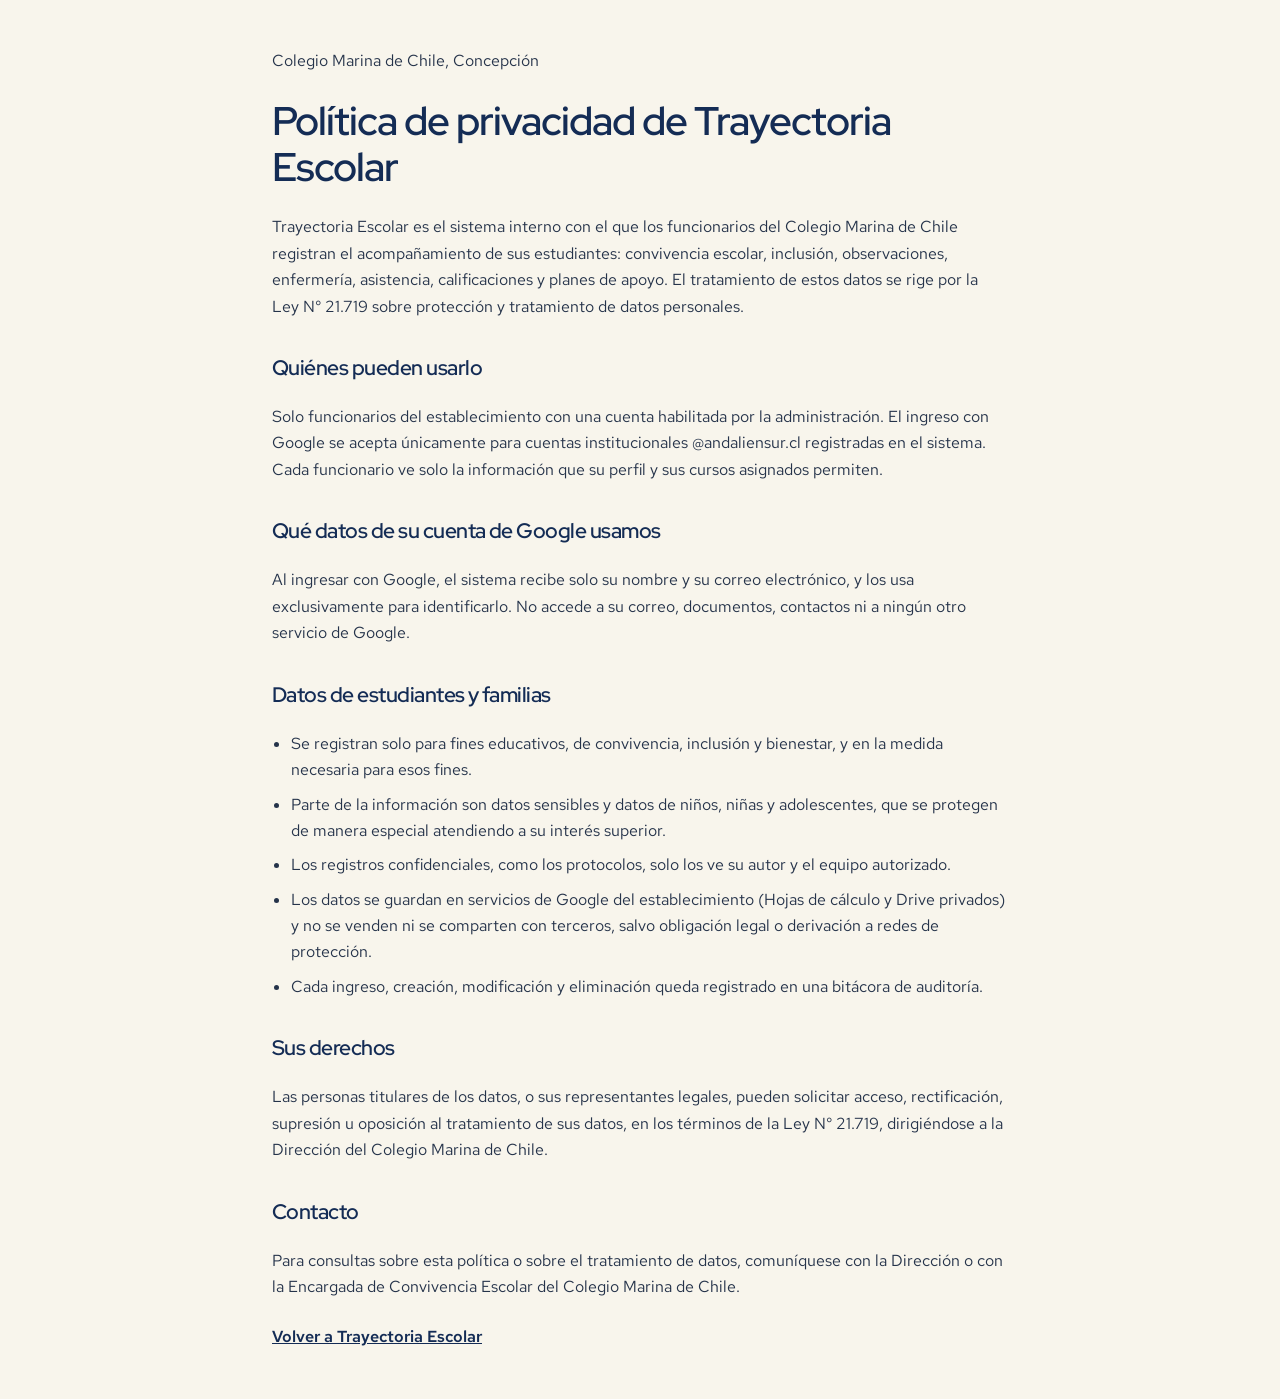
<file: privacidad.html>
<!DOCTYPE html>
<html lang="es">
<head>
  <meta charset="UTF-8">
  <meta name="viewport" content="width=device-width, initial-scale=1.0">
  <title>Privacidad · Trayectoria Escolar</title>
  <meta name="description" content="Política de privacidad y tratamiento de datos personales del sistema Trayectoria Escolar del Colegio Marina de Chile.">
  <link rel="preconnect" href="https://fonts.googleapis.com">
  <link rel="preconnect" href="https://fonts.gstatic.com" crossorigin>
  <link rel="stylesheet" href="https://fonts.googleapis.com/css2?family=Red+Hat+Display:wght@600&family=Red+Hat+Text:wght@400;500;600&display=swap">
  <link rel="stylesheet" href="css/app.css?v=2026-11-23c">
  <style>
    .policy { width: min(100% - 2rem, 46rem); margin: 0 auto; padding: var(--space-2xl) 0; display: grid; gap: var(--space-lg); }
    .policy h1 { font-size: clamp(1.875rem, 4vw, 2.5rem); }
    .policy h2 { font-size: var(--text-lg); margin-top: var(--space-sm); }
    .policy p, .policy li { color: var(--color-ink-2); line-height: 1.65; }
    .policy ul { margin: 0; padding-left: 1.2rem; display: grid; gap: var(--space-xs); }
    .policy a { color: var(--color-heading); font-weight: 600; }
    .policy a:focus-visible { outline: 2px solid var(--color-focus); outline-offset: 2px; }
  </style>
</head>
<body>
  <main class="policy">
    <p class="muted">Colegio Marina de Chile, Concepción</p>
    <h1>Política de privacidad de Trayectoria Escolar</h1>
    <p>Trayectoria Escolar es el sistema interno con el que los funcionarios del Colegio Marina de Chile registran el acompañamiento de sus estudiantes: convivencia escolar, inclusión, observaciones, enfermería, asistencia, calificaciones y planes de apoyo. El tratamiento de estos datos se rige por la Ley N° 21.719 sobre protección y tratamiento de datos personales.</p>

    <h2>Quiénes pueden usarlo</h2>
    <p>Solo funcionarios del establecimiento con una cuenta habilitada por la administración. El ingreso con Google se acepta únicamente para cuentas institucionales @andaliensur.cl registradas en el sistema. Cada funcionario ve solo la información que su perfil y sus cursos asignados permiten.</p>

    <h2>Qué datos de su cuenta de Google usamos</h2>
    <p>Al ingresar con Google, el sistema recibe solo su nombre y su correo electrónico, y los usa exclusivamente para identificarlo. No accede a su correo, documentos, contactos ni a ningún otro servicio de Google.</p>

    <h2>Datos de estudiantes y familias</h2>
    <ul>
      <li>Se registran solo para fines educativos, de convivencia, inclusión y bienestar, y en la medida necesaria para esos fines.</li>
      <li>Parte de la información son datos sensibles y datos de niños, niñas y adolescentes, que se protegen de manera especial atendiendo a su interés superior.</li>
      <li>Los registros confidenciales, como los protocolos, solo los ve su autor y el equipo autorizado.</li>
      <li>Los datos se guardan en servicios de Google del establecimiento (Hojas de cálculo y Drive privados) y no se venden ni se comparten con terceros, salvo obligación legal o derivación a redes de protección.</li>
      <li>Cada ingreso, creación, modificación y eliminación queda registrado en una bitácora de auditoría.</li>
    </ul>

    <h2>Sus derechos</h2>
    <p>Las personas titulares de los datos, o sus representantes legales, pueden solicitar acceso, rectificación, supresión u oposición al tratamiento de sus datos, en los términos de la Ley N° 21.719, dirigiéndose a la Dirección del Colegio Marina de Chile.</p>

    <h2>Contacto</h2>
    <p>Para consultas sobre esta política o sobre el tratamiento de datos, comuníquese con la Dirección o con la Encargada de Convivencia Escolar del Colegio Marina de Chile.</p>

    <p><a href="./">Volver a Trayectoria Escolar</a></p>
  </main>
</body>
</html>
</file>
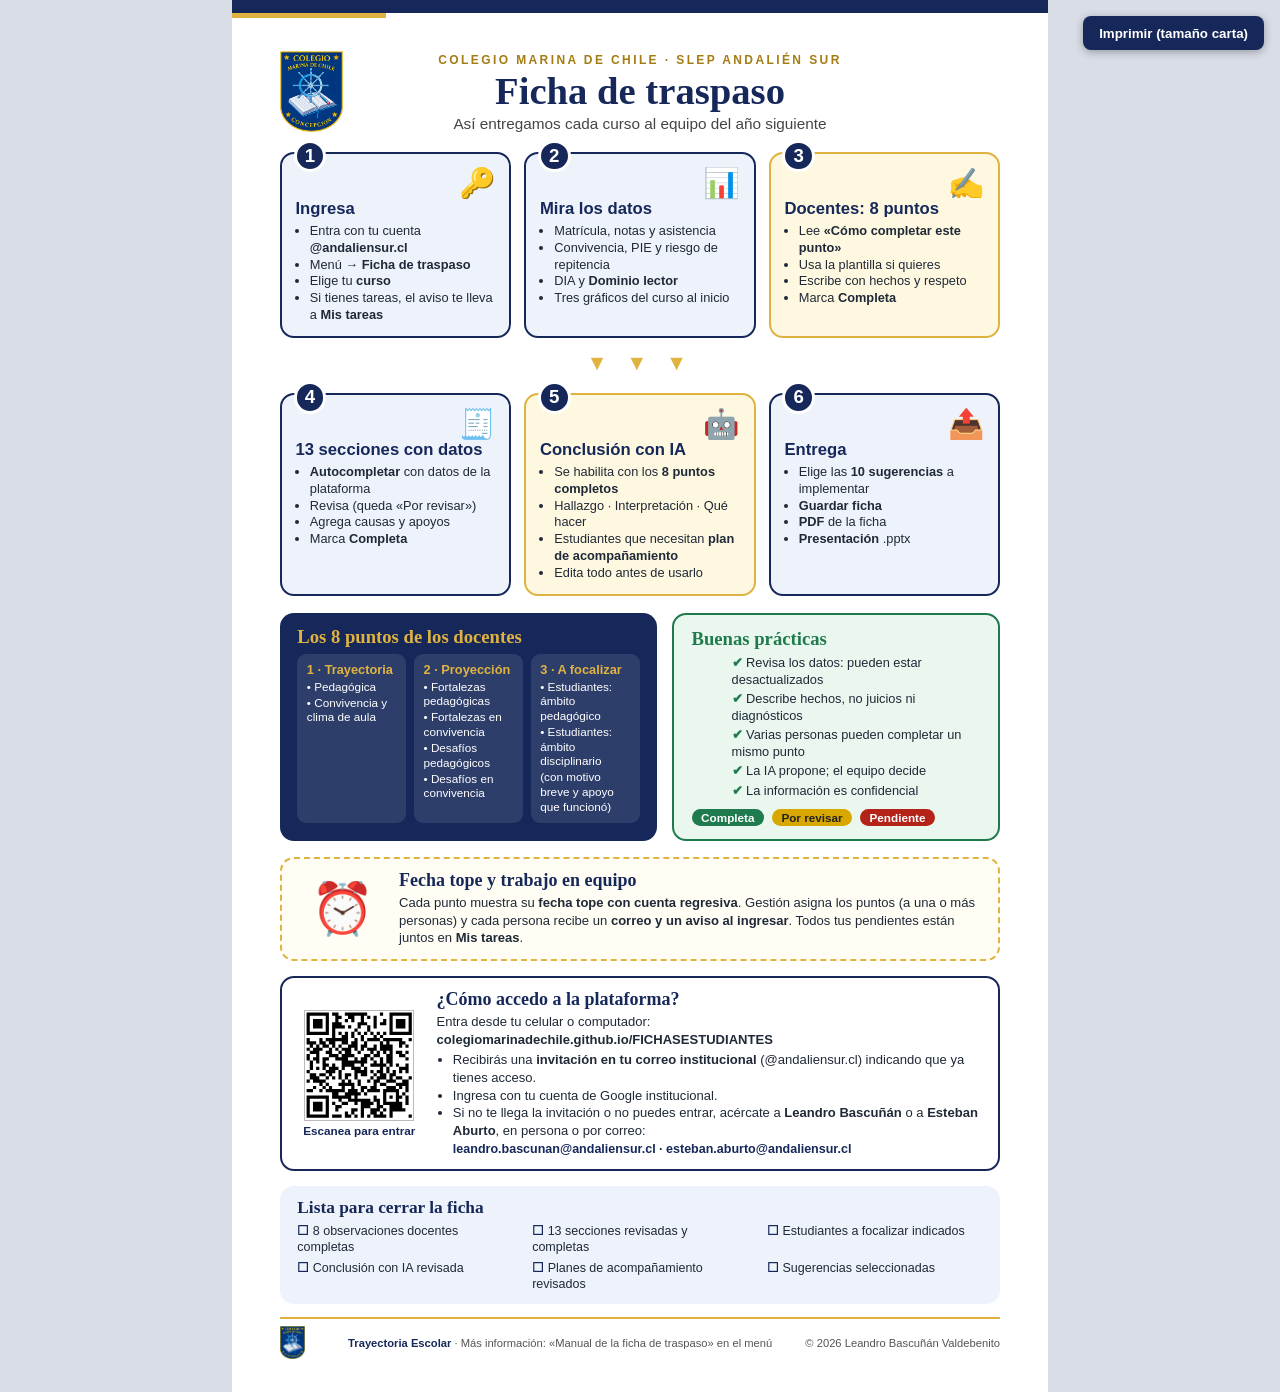
<file: manual/infografia-ficha-traspaso.html>
<!doctype html>
<html lang="es">
<head>
<meta charset="utf-8">
<meta name="viewport" content="width=device-width, initial-scale=1">
<title>Infografía · Ficha de traspaso</title>
<!-- Trayectoria Educativa — © 2026 Leandro Bascuñán Valdebenito. Todos los derechos reservados. -->
<style>
  :root { --azul:#16285a; --dorado:#e0b341; --suave:#eef2fa; --verde:#1f7a4d; --rojo:#b42318; --texto:#1f2937; }
  * { box-sizing: border-box; margin: 0; }
  body { font-family: Calibri, "Segoe UI", Arial, sans-serif; background: #d9dde6; color: var(--texto); }
  .pagina { width: 8.5in; min-height: 11in; margin: 0 auto; background: #fff; padding: .45in .5in .35in; position: relative; overflow: hidden; }
  .franja { position: absolute; left: 0; top: 0; right: 0; height: .14in; background: var(--azul); }
  .franja::after { content: ""; position: absolute; left: 0; bottom: -.05in; width: 1.6in; height: .05in; background: var(--dorado); }
  header .logo { position: absolute; left: 0; top: -.02in; height: .85in; width: auto; }
  header { position: relative; text-align: center; margin: .1in 0 .2in; }
  header .k { font-size: 9pt; font-weight: 700; letter-spacing: .2em; color: #a47c12; }
  header h1 { font-family: Georgia, serif; color: var(--azul); font-size: 29pt; line-height: 1.05; margin: .04in 0; }
  header p { font-size: 11.5pt; color: #444; }
  .ruta { display: grid; grid-template-columns: repeat(3, 1fr); gap: .14in; margin: .18in 0; position: relative; }
  .paso { border: 2px solid var(--azul); border-radius: 14px; padding: .14in .14in .12in; background: var(--suave); position: relative; }
  .paso .n { position: absolute; top: -.15in; left: .12in; width: .34in; height: .34in; border-radius: 50%; background: var(--azul); color: #fff; font-weight: 800; font-size: 14pt; display: grid; place-items: center; border: 3px solid #fff; }
  .paso .ic { font-size: 22pt; text-align: right; line-height: 1; }
  .paso h3 { color: var(--azul); font-size: 12.5pt; margin: .02in 0 .04in; }
  .paso p, .paso li { font-size: 9.6pt; line-height: 1.32; }
  .paso ul { padding-left: .15in; }
  .paso.dest { background: #fff8e1; border-color: var(--dorado); }
  .flecha { text-align: center; color: var(--dorado); font-size: 16pt; font-weight: 800; letter-spacing: .3em; margin: -.04in 0 .02in; }
  .fila2 { display: grid; grid-template-columns: 1.15fr 1fr; gap: .16in; margin-top: .16in; }
  .caja { border-radius: 14px; padding: .14in .18in; }
  .puntos { background: var(--azul); color: #fff; }
  .puntos h2 { font-family: Georgia, serif; font-size: 14pt; color: var(--dorado); margin-bottom: .06in; }
  .grupos { display: grid; grid-template-columns: repeat(3, 1fr); gap: .08in; }
  .grupo { background: rgba(255,255,255,.1); border-radius: 9px; padding: .08in .1in; }
  .grupo b { display: block; font-size: 9.6pt; color: var(--dorado); margin-bottom: .03in; }
  .grupo span { display: block; font-size: 8.8pt; line-height: 1.25; margin: .015in 0; }
  .consejos { background: #e9f7ef; border: 2px solid var(--verde); }
  .consejos h2 { font-family: Georgia, serif; font-size: 14pt; color: var(--verde); margin-bottom: .05in; }
  .consejos li { font-size: 9.6pt; line-height: 1.3; margin: .03in 0; list-style: none; }
  .consejos li::before { content: "✔ "; color: var(--verde); font-weight: 800; }
  .semaforo { display: flex; gap: .08in; margin-top: .1in; flex-wrap: wrap; }
  .chip { padding: .02in .1in; border-radius: 99px; font-size: 8.8pt; font-weight: 700; color: #fff; }
  .chip.v { background: var(--verde); } .chip.a { background: #d9a800; color: #222; } .chip.r { background: var(--rojo); }
  .ia { margin-top: .16in; border: 2px dashed var(--dorado); border-radius: 14px; padding: .12in .18in; display: grid; grid-template-columns: .9in 1fr; gap: .14in; align-items: center; background: #fffdf4; }
  .ia .big { font-size: 38pt; text-align: center; }
  .ia h2 { font-family: Georgia, serif; font-size: 13.5pt; color: var(--azul); margin-bottom: .03in; }
  .ia p { font-size: 9.8pt; line-height: 1.35; }
  .acceso { margin-top: .16in; display: grid; grid-template-columns: 1.25in 1fr; gap: .18in; align-items: center; border: 2px solid var(--azul); border-radius: 14px; padding: .12in .18in; background: #fff; }
  .qrbox { text-align: center; } .qrbox #qr { width: 1.15in; height: 1.15in; margin: 0 auto; border: 1px solid #bbb; } .qrbox #qr svg { width: 100%; height: 100%; display: block; } .qrbox span { display: block; font-size: 8.8pt; font-weight: 700; margin-top: .03in; color: var(--azul); }
  .acc-txt h2 { font-family: Georgia, serif; font-size: 13.5pt; color: var(--azul); margin-bottom: .03in; }
  .acc-txt p, .acc-txt li { font-size: 9.8pt; line-height: 1.35; } .acc-txt ul { padding-left: .17in; margin-top: .03in; } .acc-txt .mail { font-weight: 700; color: var(--azul); font-size: 9.4pt; }
  .check { margin-top: .16in; display: grid; grid-template-columns: 1fr 1fr 1fr; gap: .05in .2in; background: var(--suave); border-radius: 14px; padding: .12in .18in; }
  .check h2 { grid-column: 1 / -1; font-family: Georgia, serif; font-size: 13pt; color: var(--azul); }
  .check div { font-size: 9.4pt; line-height: 1.3; } .check div::before { content: "☐ "; font-weight: 800; color: var(--azul); }
  footer { margin-top: .14in; display: flex; justify-content: space-between; align-items: center; border-top: 2px solid var(--dorado); padding-top: .07in; font-size: 8.4pt; color: #555; }
  footer b { color: var(--azul); }
  .imprimir { position: fixed; right: 1rem; top: 1rem; background: var(--azul); color: #fff; border: 0; padding: .6rem 1rem; border-radius: 8px; font-weight: 700; cursor: pointer; box-shadow: 0 2px 8px rgba(0,0,0,.3); }
  @media print {
    @page { size: letter portrait; margin: .25in; }
    html, body { background: #fff !important; height: auto; }
    .imprimir { display: none; }
    * { -webkit-print-color-adjust: economy; print-color-adjust: economy; }
    /* Versión para imprimir: poco color (ahorra tinta), en blanco y negro con bordes, y todo en una sola hoja */
    .pagina { margin: 0 auto; width: 8.5in; min-height: 0; padding: .2in .3in .15in; zoom: .8; break-inside: avoid; page-break-inside: avoid; page-break-after: avoid; overflow: visible; }
    .franja { background: none; height: 0; border-bottom: 2px solid #444; } .franja::after { display: none; }
    header .logo, footer img { filter: grayscale(1) contrast(1.1); }
    header .k { color: #333; } header h1 { color: #000; } header p { color: #222; }
    .paso, .paso.dest { background: #fff; border: 1.6px solid #333; }
    .paso.dest { border-style: dashed; border-width: 2px; }
    .paso .n { background: #fff; color: #000; border: 2px solid #000; }
    .paso h3 { color: #000; } .paso p, .paso li { color: #111; }
    .flecha { color: #333; }
    .caja.puntos { background: #fff; color: #111; border: 2px solid #333; }
    .puntos h2 { color: #000; } .grupo { background: #fff; border: 1px solid #777; } .grupo b { color: #000; } .grupo span { color: #111; }
    .consejos { background: #fff; border: 2px solid #333; } .consejos h2 { color: #000; } .consejos li::before { color: #000; }
    .chip, .chip.v, .chip.a, .chip.r { background: #fff; color: #000; border: 1.4px solid #333; }
    .ia { background: #fff; border: 2px dashed #333; } .ia h2 { color: #000; }
    .acceso { border: 2px solid #333; } .acc-txt h2, .qrbox span, .acc-txt .mail { color: #000; }
    .check { background: #fff; border: 1.6px solid #333; } .check h2 { color: #000; } .check div::before { color: #000; }
    footer { border-top: 2px solid #333; } footer b { color: #000; }
    .ia .big, .paso .ic { filter: grayscale(1); }
  }  @media screen and (max-width: 8.6in) { .pagina { width: 100%; } .ruta, .fila2, .check, .grupos { grid-template-columns: 1fr; } }
</style>
</head>
<body>
<button class="imprimir" onclick="window.print()">Imprimir (tamaño carta)</button>
<div class="pagina">
  <div class="franja"></div>
  <header>
    <img class="logo" src="../img/logo-colegio.png" alt="Colegio Marina de Chile">
    <div class="k">COLEGIO MARINA DE CHILE · SLEP ANDALIÉN SUR</div>
    <h1>Ficha de traspaso</h1>
    <p>Así entregamos cada curso al equipo del año siguiente</p>
  </header>

  <div class="ruta">
    <div class="paso"><span class="n">1</span><div class="ic">🔑</div><h3>Ingresa</h3><ul><li>Entra con tu cuenta <b>@andaliensur.cl</b></li><li>Menú → <b>Ficha de traspaso</b></li><li>Elige tu <b>curso</b></li><li>Si tienes tareas, el aviso te lleva a <b>Mis tareas</b></li></ul></div>
    <div class="paso"><span class="n">2</span><div class="ic">📊</div><h3>Mira los datos</h3><ul><li>Matrícula, notas y asistencia</li><li>Convivencia, PIE y riesgo de repitencia</li><li>DIA y <b>Dominio lector</b></li><li>Tres gráficos del curso al inicio</li></ul></div>
    <div class="paso dest"><span class="n">3</span><div class="ic">✍️</div><h3>Docentes: 8 puntos</h3><ul><li>Lee <b>«Cómo completar este punto»</b></li><li>Usa la plantilla si quieres</li><li>Escribe con hechos y respeto</li><li>Marca <b>Completa</b></li></ul></div>
  </div>
  <div class="flecha">▼ ▼ ▼</div>
  <div class="ruta">
    <div class="paso"><span class="n">4</span><div class="ic">🧾</div><h3>13 secciones con datos</h3><ul><li><b>Autocompletar</b> con datos de la plataforma</li><li>Revisa (queda «Por revisar»)</li><li>Agrega causas y apoyos</li><li>Marca <b>Completa</b></li></ul></div>
    <div class="paso dest"><span class="n">5</span><div class="ic">🤖</div><h3>Conclusión con IA</h3><ul><li>Se habilita con los <b>8 puntos completos</b></li><li>Hallazgo · Interpretación · Qué hacer</li><li>Estudiantes que necesitan <b>plan de acompañamiento</b></li><li>Edita todo antes de usarlo</li></ul></div>
    <div class="paso"><span class="n">6</span><div class="ic">📤</div><h3>Entrega</h3><ul><li>Elige las <b>10 sugerencias</b> a implementar</li><li><b>Guardar ficha</b></li><li><b>PDF</b> de la ficha</li><li><b>Presentación</b> .pptx</li></ul></div>
  </div>

  <div class="fila2">
    <div class="caja puntos">
      <h2>Los 8 puntos de los docentes</h2>
      <div class="grupos">
        <div class="grupo"><b>1 · Trayectoria</b><span>• Pedagógica</span><span>• Convivencia y clima de aula</span></div>
        <div class="grupo"><b>2 · Proyección</b><span>• Fortalezas pedagógicas</span><span>• Fortalezas en convivencia</span><span>• Desafíos pedagógicos</span><span>• Desafíos en convivencia</span></div>
        <div class="grupo"><b>3 · A focalizar</b><span>• Estudiantes: ámbito pedagógico</span><span>• Estudiantes: ámbito disciplinario</span><span>(con motivo breve y apoyo que funcionó)</span></div>
      </div>
    </div>
    <div class="caja consejos">
      <h2>Buenas prácticas</h2>
      <ul>
        <li>Revisa los datos: pueden estar desactualizados</li>
        <li>Describe hechos, no juicios ni diagnósticos</li>
        <li>Varias personas pueden completar un mismo punto</li>
        <li>La IA propone; el equipo decide</li>
        <li>La información es confidencial</li>
      </ul>
      <div class="semaforo"><span class="chip v">Completa</span><span class="chip a">Por revisar</span><span class="chip r">Pendiente</span></div>
    </div>
  </div>

  <div class="ia">
    <div class="big">⏰</div>
    <div><h2>Fecha tope y trabajo en equipo</h2><p>Cada punto muestra su <b>fecha tope con cuenta regresiva</b>. Gestión asigna los puntos (a una o más personas) y cada persona recibe un <b>correo y un aviso al ingresar</b>. Todos tus pendientes están juntos en <b>Mis tareas</b>.</p></div>
  </div>

  <div class="acceso">
    <div class="qrbox"><div id="qr" aria-label="Código QR de la plataforma"></div><span>Escanea para entrar</span></div>
    <div class="acc-txt">
      <h2>¿Cómo accedo a la plataforma?</h2>
      <p>Entra desde tu celular o computador: <b>colegiomarinadechile.github.io/FICHASESTUDIANTES</b></p>
      <ul>
        <li>Recibirás una <b>invitación en tu correo institucional</b> (@andaliensur.cl) indicando que ya tienes acceso.</li>
        <li>Ingresa con tu cuenta de Google institucional.</li>
        <li>Si no te llega la invitación o no puedes entrar, acércate a <b>Leandro Bascuñán</b> o a <b>Esteban Aburto</b>, en persona o por correo:<br><span class="mail">leandro.bascunan@andaliensur.cl · esteban.aburto@andaliensur.cl</span></li>
      </ul>
    </div>
  </div>

  <div class="check">
    <h2>Lista para cerrar la ficha</h2>
    <div>8 observaciones docentes completas</div><div>13 secciones revisadas y completas</div><div>Estudiantes a focalizar indicados</div>
    <div>Conclusión con IA revisada</div><div>Planes de acompañamiento revisados</div><div>Sugerencias seleccionadas</div>
  </div>

  <footer>
    <img src="../img/logo-colegio.png" alt="" style="height:.34in;margin-right:.1in">
    <span><b>Trayectoria Escolar</b> · Más información: «Manual de la ficha de traspaso» en el menú</span>
    <span>© 2026 Leandro Bascuñán Valdebenito</span>
  </footer>
</div>
<script>
/* Generador de códigos QR (qrcode-generator, licencia MIT, Kazuhiko Arase) */
//---------------------------------------------------------------------
//
// QR Code Generator for JavaScript
//
// Copyright (c) 2009 Kazuhiko Arase
//
// URL: http://www.d-project.com/
//
// Licensed under the MIT license:
//  http://www.opensource.org/licenses/mit-license.php
//
// The word 'QR Code' is registered trademark of
// DENSO WAVE INCORPORATED
//  http://www.denso-wave.com/qrcode/faqpatent-e.html
//
//---------------------------------------------------------------------

var qrcode = function() {

  //---------------------------------------------------------------------
  // qrcode
  //---------------------------------------------------------------------

  /**
   * qrcode
   * @param typeNumber 1 to 40
   * @param errorCorrectionLevel 'L','M','Q','H'
   */
  var qrcode = function(typeNumber, errorCorrectionLevel) {

    var PAD0 = 0xEC;
    var PAD1 = 0x11;

    var _typeNumber = typeNumber;
    var _errorCorrectionLevel = QRErrorCorrectionLevel[errorCorrectionLevel];
    var _modules = null;
    var _moduleCount = 0;
    var _dataCache = null;
    var _dataList = [];

    var _this = {};

    var makeImpl = function(test, maskPattern) {

      _moduleCount = _typeNumber * 4 + 17;
      _modules = function(moduleCount) {
        var modules = new Array(moduleCount);
        for (var row = 0; row < moduleCount; row += 1) {
          modules[row] = new Array(moduleCount);
          for (var col = 0; col < moduleCount; col += 1) {
            modules[row][col] = null;
          }
        }
        return modules;
      }(_moduleCount);

      setupPositionProbePattern(0, 0);
      setupPositionProbePattern(_moduleCount - 7, 0);
      setupPositionProbePattern(0, _moduleCount - 7);
      setupPositionAdjustPattern();
      setupTimingPattern();
      setupTypeInfo(test, maskPattern);

      if (_typeNumber >= 7) {
        setupTypeNumber(test);
      }

      if (_dataCache == null) {
        _dataCache = createData(_typeNumber, _errorCorrectionLevel, _dataList);
      }

      mapData(_dataCache, maskPattern);
    };

    var setupPositionProbePattern = function(row, col) {

      for (var r = -1; r <= 7; r += 1) {

        if (row + r <= -1 || _moduleCount <= row + r) continue;

        for (var c = -1; c <= 7; c += 1) {

          if (col + c <= -1 || _moduleCount <= col + c) continue;

          if ( (0 <= r && r <= 6 && (c == 0 || c == 6) )
              || (0 <= c && c <= 6 && (r == 0 || r == 6) )
              || (2 <= r && r <= 4 && 2 <= c && c <= 4) ) {
            _modules[row + r][col + c] = true;
          } else {
            _modules[row + r][col + c] = false;
          }
        }
      }
    };

    var getBestMaskPattern = function() {

      var minLostPoint = 0;
      var pattern = 0;

      for (var i = 0; i < 8; i += 1) {

        makeImpl(true, i);

        var lostPoint = QRUtil.getLostPoint(_this);

        if (i == 0 || minLostPoint > lostPoint) {
          minLostPoint = lostPoint;
          pattern = i;
        }
      }

      return pattern;
    };

    var setupTimingPattern = function() {

      for (var r = 8; r < _moduleCount - 8; r += 1) {
        if (_modules[r][6] != null) {
          continue;
        }
        _modules[r][6] = (r % 2 == 0);
      }

      for (var c = 8; c < _moduleCount - 8; c += 1) {
        if (_modules[6][c] != null) {
          continue;
        }
        _modules[6][c] = (c % 2 == 0);
      }
    };

    var setupPositionAdjustPattern = function() {

      var pos = QRUtil.getPatternPosition(_typeNumber);

      for (var i = 0; i < pos.length; i += 1) {

        for (var j = 0; j < pos.length; j += 1) {

          var row = pos[i];
          var col = pos[j];

          if (_modules[row][col] != null) {
            continue;
          }

          for (var r = -2; r <= 2; r += 1) {

            for (var c = -2; c <= 2; c += 1) {

              if (r == -2 || r == 2 || c == -2 || c == 2
                  || (r == 0 && c == 0) ) {
                _modules[row + r][col + c] = true;
              } else {
                _modules[row + r][col + c] = false;
              }
            }
          }
        }
      }
    };

    var setupTypeNumber = function(test) {

      var bits = QRUtil.getBCHTypeNumber(_typeNumber);

      for (var i = 0; i < 18; i += 1) {
        var mod = (!test && ( (bits >> i) & 1) == 1);
        _modules[Math.floor(i / 3)][i % 3 + _moduleCount - 8 - 3] = mod;
      }

      for (var i = 0; i < 18; i += 1) {
        var mod = (!test && ( (bits >> i) & 1) == 1);
        _modules[i % 3 + _moduleCount - 8 - 3][Math.floor(i / 3)] = mod;
      }
    };

    var setupTypeInfo = function(test, maskPattern) {

      var data = (_errorCorrectionLevel << 3) | maskPattern;
      var bits = QRUtil.getBCHTypeInfo(data);

      // vertical
      for (var i = 0; i < 15; i += 1) {

        var mod = (!test && ( (bits >> i) & 1) == 1);

        if (i < 6) {
          _modules[i][8] = mod;
        } else if (i < 8) {
          _modules[i + 1][8] = mod;
        } else {
          _modules[_moduleCount - 15 + i][8] = mod;
        }
      }

      // horizontal
      for (var i = 0; i < 15; i += 1) {

        var mod = (!test && ( (bits >> i) & 1) == 1);

        if (i < 8) {
          _modules[8][_moduleCount - i - 1] = mod;
        } else if (i < 9) {
          _modules[8][15 - i - 1 + 1] = mod;
        } else {
          _modules[8][15 - i - 1] = mod;
        }
      }

      // fixed module
      _modules[_moduleCount - 8][8] = (!test);
    };

    var mapData = function(data, maskPattern) {

      var inc = -1;
      var row = _moduleCount - 1;
      var bitIndex = 7;
      var byteIndex = 0;
      var maskFunc = QRUtil.getMaskFunction(maskPattern);

      for (var col = _moduleCount - 1; col > 0; col -= 2) {

        if (col == 6) col -= 1;

        while (true) {

          for (var c = 0; c < 2; c += 1) {

            if (_modules[row][col - c] == null) {

              var dark = false;

              if (byteIndex < data.length) {
                dark = ( ( (data[byteIndex] >>> bitIndex) & 1) == 1);
              }

              var mask = maskFunc(row, col - c);

              if (mask) {
                dark = !dark;
              }

              _modules[row][col - c] = dark;
              bitIndex -= 1;

              if (bitIndex == -1) {
                byteIndex += 1;
                bitIndex = 7;
              }
            }
          }

          row += inc;

          if (row < 0 || _moduleCount <= row) {
            row -= inc;
            inc = -inc;
            break;
          }
        }
      }
    };

    var createBytes = function(buffer, rsBlocks) {

      var offset = 0;

      var maxDcCount = 0;
      var maxEcCount = 0;

      var dcdata = new Array(rsBlocks.length);
      var ecdata = new Array(rsBlocks.length);

      for (var r = 0; r < rsBlocks.length; r += 1) {

        var dcCount = rsBlocks[r].dataCount;
        var ecCount = rsBlocks[r].totalCount - dcCount;

        maxDcCount = Math.max(maxDcCount, dcCount);
        maxEcCount = Math.max(maxEcCount, ecCount);

        dcdata[r] = new Array(dcCount);

        for (var i = 0; i < dcdata[r].length; i += 1) {
          dcdata[r][i] = 0xff & buffer.getBuffer()[i + offset];
        }
        offset += dcCount;

        var rsPoly = QRUtil.getErrorCorrectPolynomial(ecCount);
        var rawPoly = qrPolynomial(dcdata[r], rsPoly.getLength() - 1);

        var modPoly = rawPoly.mod(rsPoly);
        ecdata[r] = new Array(rsPoly.getLength() - 1);
        for (var i = 0; i < ecdata[r].length; i += 1) {
          var modIndex = i + modPoly.getLength() - ecdata[r].length;
          ecdata[r][i] = (modIndex >= 0)? modPoly.getAt(modIndex) : 0;
        }
      }

      var totalCodeCount = 0;
      for (var i = 0; i < rsBlocks.length; i += 1) {
        totalCodeCount += rsBlocks[i].totalCount;
      }

      var data = new Array(totalCodeCount);
      var index = 0;

      for (var i = 0; i < maxDcCount; i += 1) {
        for (var r = 0; r < rsBlocks.length; r += 1) {
          if (i < dcdata[r].length) {
            data[index] = dcdata[r][i];
            index += 1;
          }
        }
      }

      for (var i = 0; i < maxEcCount; i += 1) {
        for (var r = 0; r < rsBlocks.length; r += 1) {
          if (i < ecdata[r].length) {
            data[index] = ecdata[r][i];
            index += 1;
          }
        }
      }

      return data;
    };

    var createData = function(typeNumber, errorCorrectionLevel, dataList) {

      var rsBlocks = QRRSBlock.getRSBlocks(typeNumber, errorCorrectionLevel);

      var buffer = qrBitBuffer();

      for (var i = 0; i < dataList.length; i += 1) {
        var data = dataList[i];
        buffer.put(data.getMode(), 4);
        buffer.put(data.getLength(), QRUtil.getLengthInBits(data.getMode(), typeNumber) );
        data.write(buffer);
      }

      // calc num max data.
      var totalDataCount = 0;
      for (var i = 0; i < rsBlocks.length; i += 1) {
        totalDataCount += rsBlocks[i].dataCount;
      }

      if (buffer.getLengthInBits() > totalDataCount * 8) {
        throw 'code length overflow. ('
          + buffer.getLengthInBits()
          + '>'
          + totalDataCount * 8
          + ')';
      }

      // end code
      if (buffer.getLengthInBits() + 4 <= totalDataCount * 8) {
        buffer.put(0, 4);
      }

      // padding
      while (buffer.getLengthInBits() % 8 != 0) {
        buffer.putBit(false);
      }

      // padding
      while (true) {

        if (buffer.getLengthInBits() >= totalDataCount * 8) {
          break;
        }
        buffer.put(PAD0, 8);

        if (buffer.getLengthInBits() >= totalDataCount * 8) {
          break;
        }
        buffer.put(PAD1, 8);
      }

      return createBytes(buffer, rsBlocks);
    };

    _this.addData = function(data, mode) {

      mode = mode || 'Byte';

      var newData = null;

      switch(mode) {
      case 'Numeric' :
        newData = qrNumber(data);
        break;
      case 'Alphanumeric' :
        newData = qrAlphaNum(data);
        break;
      case 'Byte' :
        newData = qr8BitByte(data);
        break;
      case 'Kanji' :
        newData = qrKanji(data);
        break;
      default :
        throw 'mode:' + mode;
      }

      _dataList.push(newData);
      _dataCache = null;
    };

    _this.isDark = function(row, col) {
      if (row < 0 || _moduleCount <= row || col < 0 || _moduleCount <= col) {
        throw row + ',' + col;
      }
      return _modules[row][col];
    };

    _this.getModuleCount = function() {
      return _moduleCount;
    };

    _this.make = function() {
      if (_typeNumber < 1) {
        var typeNumber = 1;

        for (; typeNumber < 40; typeNumber++) {
          var rsBlocks = QRRSBlock.getRSBlocks(typeNumber, _errorCorrectionLevel);
          var buffer = qrBitBuffer();

          for (var i = 0; i < _dataList.length; i++) {
            var data = _dataList[i];
            buffer.put(data.getMode(), 4);
            buffer.put(data.getLength(), QRUtil.getLengthInBits(data.getMode(), typeNumber) );
            data.write(buffer);
          }

          var totalDataCount = 0;
          for (var i = 0; i < rsBlocks.length; i++) {
            totalDataCount += rsBlocks[i].dataCount;
          }

          if (buffer.getLengthInBits() <= totalDataCount * 8) {
            break;
          }
        }

        _typeNumber = typeNumber;
      }

      makeImpl(false, getBestMaskPattern() );
    };

    _this.createTableTag = function(cellSize, margin) {

      cellSize = cellSize || 2;
      margin = (typeof margin == 'undefined')? cellSize * 4 : margin;

      var qrHtml = '';

      qrHtml += '<table style="';
      qrHtml += ' border-width: 0px; border-style: none;';
      qrHtml += ' border-collapse: collapse;';
      qrHtml += ' padding: 0px; margin: ' + margin + 'px;';
      qrHtml += '">';
      qrHtml += '<tbody>';

      for (var r = 0; r < _this.getModuleCount(); r += 1) {

        qrHtml += '<tr>';

        for (var c = 0; c < _this.getModuleCount(); c += 1) {
          qrHtml += '<td style="';
          qrHtml += ' border-width: 0px; border-style: none;';
          qrHtml += ' border-collapse: collapse;';
          qrHtml += ' padding: 0px; margin: 0px;';
          qrHtml += ' width: ' + cellSize + 'px;';
          qrHtml += ' height: ' + cellSize + 'px;';
          qrHtml += ' background-color: ';
          qrHtml += _this.isDark(r, c)? '#000000' : '#ffffff';
          qrHtml += ';';
          qrHtml += '"/>';
        }

        qrHtml += '</tr>';
      }

      qrHtml += '</tbody>';
      qrHtml += '</table>';

      return qrHtml;
    };

    _this.createSvgTag = function(cellSize, margin, alt, title) {

      var opts = {};
      if (typeof arguments[0] == 'object') {
        // Called by options.
        opts = arguments[0];
        // overwrite cellSize and margin.
        cellSize = opts.cellSize;
        margin = opts.margin;
        alt = opts.alt;
        title = opts.title;
      }

      cellSize = cellSize || 2;
      margin = (typeof margin == 'undefined')? cellSize * 4 : margin;

      // Compose alt property surrogate
      alt = (typeof alt === 'string') ? {text: alt} : alt || {};
      alt.text = alt.text || null;
      alt.id = (alt.text) ? alt.id || 'qrcode-description' : null;

      // Compose title property surrogate
      title = (typeof title === 'string') ? {text: title} : title || {};
      title.text = title.text || null;
      title.id = (title.text) ? title.id || 'qrcode-title' : null;

      var size = _this.getModuleCount() * cellSize + margin * 2;
      var c, mc, r, mr, qrSvg='', rect;

      rect = 'l' + cellSize + ',0 0,' + cellSize +
        ' -' + cellSize + ',0 0,-' + cellSize + 'z ';

      qrSvg += '<svg version="1.1" xmlns="http://www.w3.org/2000/svg"';
      qrSvg += !opts.scalable ? ' width="' + size + 'px" height="' + size + 'px"' : '';
      qrSvg += ' viewBox="0 0 ' + size + ' ' + size + '" ';
      qrSvg += ' preserveAspectRatio="xMinYMin meet"';
      qrSvg += (title.text || alt.text) ? ' role="img" aria-labelledby="' +
          escapeXml([title.id, alt.id].join(' ').trim() ) + '"' : '';
      qrSvg += '>';
      qrSvg += (title.text) ? '<title id="' + escapeXml(title.id) + '">' +
          escapeXml(title.text) + '</title>' : '';
      qrSvg += (alt.text) ? '<description id="' + escapeXml(alt.id) + '">' +
          escapeXml(alt.text) + '</description>' : '';
      qrSvg += '<rect width="100%" height="100%" fill="white" cx="0" cy="0"/>';
      qrSvg += '<path d="';

      for (r = 0; r < _this.getModuleCount(); r += 1) {
        mr = r * cellSize + margin;
        for (c = 0; c < _this.getModuleCount(); c += 1) {
          if (_this.isDark(r, c) ) {
            mc = c*cellSize+margin;
            qrSvg += 'M' + mc + ',' + mr + rect;
          }
        }
      }

      qrSvg += '" stroke="transparent" fill="black"/>';
      qrSvg += '</svg>';

      return qrSvg;
    };

    _this.createDataURL = function(cellSize, margin) {

      cellSize = cellSize || 2;
      margin = (typeof margin == 'undefined')? cellSize * 4 : margin;

      var size = _this.getModuleCount() * cellSize + margin * 2;
      var min = margin;
      var max = size - margin;

      return createDataURL(size, size, function(x, y) {
        if (min <= x && x < max && min <= y && y < max) {
          var c = Math.floor( (x - min) / cellSize);
          var r = Math.floor( (y - min) / cellSize);
          return _this.isDark(r, c)? 0 : 1;
        } else {
          return 1;
        }
      } );
    };

    _this.createImgTag = function(cellSize, margin, alt) {

      cellSize = cellSize || 2;
      margin = (typeof margin == 'undefined')? cellSize * 4 : margin;

      var size = _this.getModuleCount() * cellSize + margin * 2;

      var img = '';
      img += '<img';
      img += '\u0020src="';
      img += _this.createDataURL(cellSize, margin);
      img += '"';
      img += '\u0020width="';
      img += size;
      img += '"';
      img += '\u0020height="';
      img += size;
      img += '"';
      if (alt) {
        img += '\u0020alt="';
        img += escapeXml(alt);
        img += '"';
      }
      img += '/>';

      return img;
    };

    var escapeXml = function(s) {
      var escaped = '';
      for (var i = 0; i < s.length; i += 1) {
        var c = s.charAt(i);
        switch(c) {
        case '<': escaped += '&lt;'; break;
        case '>': escaped += '&gt;'; break;
        case '&': escaped += '&amp;'; break;
        case '"': escaped += '&quot;'; break;
        default : escaped += c; break;
        }
      }
      return escaped;
    };

    var _createHalfASCII = function(margin) {
      var cellSize = 1;
      margin = (typeof margin == 'undefined')? cellSize * 2 : margin;

      var size = _this.getModuleCount() * cellSize + margin * 2;
      var min = margin;
      var max = size - margin;

      var y, x, r1, r2, p;

      var blocks = {
        '██': '█',
        '█ ': '▀',
        ' █': '▄',
        '  ': ' '
      };

      var blocksLastLineNoMargin = {
        '██': '▀',
        '█ ': '▀',
        ' █': ' ',
        '  ': ' '
      };

      var ascii = '';
      for (y = 0; y < size; y += 2) {
        r1 = Math.floor((y - min) / cellSize);
        r2 = Math.floor((y + 1 - min) / cellSize);
        for (x = 0; x < size; x += 1) {
          p = '█';

          if (min <= x && x < max && min <= y && y < max && _this.isDark(r1, Math.floor((x - min) / cellSize))) {
            p = ' ';
          }

          if (min <= x && x < max && min <= y+1 && y+1 < max && _this.isDark(r2, Math.floor((x - min) / cellSize))) {
            p += ' ';
          }
          else {
            p += '█';
          }

          // Output 2 characters per pixel, to create full square. 1 character per pixels gives only half width of square.
          ascii += (margin < 1 && y+1 >= max) ? blocksLastLineNoMargin[p] : blocks[p];
        }

        ascii += '\n';
      }

      if (size % 2 && margin > 0) {
        return ascii.substring(0, ascii.length - size - 1) + Array(size+1).join('▀');
      }

      return ascii.substring(0, ascii.length-1);
    };

    _this.createASCII = function(cellSize, margin) {
      cellSize = cellSize || 1;

      if (cellSize < 2) {
        return _createHalfASCII(margin);
      }

      cellSize -= 1;
      margin = (typeof margin == 'undefined')? cellSize * 2 : margin;

      var size = _this.getModuleCount() * cellSize + margin * 2;
      var min = margin;
      var max = size - margin;

      var y, x, r, p;

      var white = Array(cellSize+1).join('██');
      var black = Array(cellSize+1).join('  ');

      var ascii = '';
      var line = '';
      for (y = 0; y < size; y += 1) {
        r = Math.floor( (y - min) / cellSize);
        line = '';
        for (x = 0; x < size; x += 1) {
          p = 1;

          if (min <= x && x < max && min <= y && y < max && _this.isDark(r, Math.floor((x - min) / cellSize))) {
            p = 0;
          }

          // Output 2 characters per pixel, to create full square. 1 character per pixels gives only half width of square.
          line += p ? white : black;
        }

        for (r = 0; r < cellSize; r += 1) {
          ascii += line + '\n';
        }
      }

      return ascii.substring(0, ascii.length-1);
    };

    _this.renderTo2dContext = function(context, cellSize) {
      cellSize = cellSize || 2;
      var length = _this.getModuleCount();
      for (var row = 0; row < length; row++) {
        for (var col = 0; col < length; col++) {
          context.fillStyle = _this.isDark(row, col) ? 'black' : 'white';
          context.fillRect(row * cellSize, col * cellSize, cellSize, cellSize);
        }
      }
    }

    return _this;
  };

  //---------------------------------------------------------------------
  // qrcode.stringToBytes
  //---------------------------------------------------------------------

  qrcode.stringToBytesFuncs = {
    'default' : function(s) {
      var bytes = [];
      for (var i = 0; i < s.length; i += 1) {
        var c = s.charCodeAt(i);
        bytes.push(c & 0xff);
      }
      return bytes;
    }
  };

  qrcode.stringToBytes = qrcode.stringToBytesFuncs['default'];

  //---------------------------------------------------------------------
  // qrcode.createStringToBytes
  //---------------------------------------------------------------------

  /**
   * @param unicodeData base64 string of byte array.
   * [16bit Unicode],[16bit Bytes], ...
   * @param numChars
   */
  qrcode.createStringToBytes = function(unicodeData, numChars) {

    // create conversion map.

    var unicodeMap = function() {

      var bin = base64DecodeInputStream(unicodeData);
      var read = function() {
        var b = bin.read();
        if (b == -1) throw 'eof';
        return b;
      };

      var count = 0;
      var unicodeMap = {};
      while (true) {
        var b0 = bin.read();
        if (b0 == -1) break;
        var b1 = read();
        var b2 = read();
        var b3 = read();
        var k = String.fromCharCode( (b0 << 8) | b1);
        var v = (b2 << 8) | b3;
        unicodeMap[k] = v;
        count += 1;
      }
      if (count != numChars) {
        throw count + ' != ' + numChars;
      }

      return unicodeMap;
    }();

    var unknownChar = '?'.charCodeAt(0);

    return function(s) {
      var bytes = [];
      for (var i = 0; i < s.length; i += 1) {
        var c = s.charCodeAt(i);
        if (c < 128) {
          bytes.push(c);
        } else {
          var b = unicodeMap[s.charAt(i)];
          if (typeof b == 'number') {
            if ( (b & 0xff) == b) {
              // 1byte
              bytes.push(b);
            } else {
              // 2bytes
              bytes.push(b >>> 8);
              bytes.push(b & 0xff);
            }
          } else {
            bytes.push(unknownChar);
          }
        }
      }
      return bytes;
    };
  };

  //---------------------------------------------------------------------
  // QRMode
  //---------------------------------------------------------------------

  var QRMode = {
    MODE_NUMBER :    1 << 0,
    MODE_ALPHA_NUM : 1 << 1,
    MODE_8BIT_BYTE : 1 << 2,
    MODE_KANJI :     1 << 3
  };

  //---------------------------------------------------------------------
  // QRErrorCorrectionLevel
  //---------------------------------------------------------------------

  var QRErrorCorrectionLevel = {
    L : 1,
    M : 0,
    Q : 3,
    H : 2
  };

  //---------------------------------------------------------------------
  // QRMaskPattern
  //---------------------------------------------------------------------

  var QRMaskPattern = {
    PATTERN000 : 0,
    PATTERN001 : 1,
    PATTERN010 : 2,
    PATTERN011 : 3,
    PATTERN100 : 4,
    PATTERN101 : 5,
    PATTERN110 : 6,
    PATTERN111 : 7
  };

  //---------------------------------------------------------------------
  // QRUtil
  //---------------------------------------------------------------------

  var QRUtil = function() {

    var PATTERN_POSITION_TABLE = [
      [],
      [6, 18],
      [6, 22],
      [6, 26],
      [6, 30],
      [6, 34],
      [6, 22, 38],
      [6, 24, 42],
      [6, 26, 46],
      [6, 28, 50],
      [6, 30, 54],
      [6, 32, 58],
      [6, 34, 62],
      [6, 26, 46, 66],
      [6, 26, 48, 70],
      [6, 26, 50, 74],
      [6, 30, 54, 78],
      [6, 30, 56, 82],
      [6, 30, 58, 86],
      [6, 34, 62, 90],
      [6, 28, 50, 72, 94],
      [6, 26, 50, 74, 98],
      [6, 30, 54, 78, 102],
      [6, 28, 54, 80, 106],
      [6, 32, 58, 84, 110],
      [6, 30, 58, 86, 114],
      [6, 34, 62, 90, 118],
      [6, 26, 50, 74, 98, 122],
      [6, 30, 54, 78, 102, 126],
      [6, 26, 52, 78, 104, 130],
      [6, 30, 56, 82, 108, 134],
      [6, 34, 60, 86, 112, 138],
      [6, 30, 58, 86, 114, 142],
      [6, 34, 62, 90, 118, 146],
      [6, 30, 54, 78, 102, 126, 150],
      [6, 24, 50, 76, 102, 128, 154],
      [6, 28, 54, 80, 106, 132, 158],
      [6, 32, 58, 84, 110, 136, 162],
      [6, 26, 54, 82, 110, 138, 166],
      [6, 30, 58, 86, 114, 142, 170]
    ];
    var G15 = (1 << 10) | (1 << 8) | (1 << 5) | (1 << 4) | (1 << 2) | (1 << 1) | (1 << 0);
    var G18 = (1 << 12) | (1 << 11) | (1 << 10) | (1 << 9) | (1 << 8) | (1 << 5) | (1 << 2) | (1 << 0);
    var G15_MASK = (1 << 14) | (1 << 12) | (1 << 10) | (1 << 4) | (1 << 1);

    var _this = {};

    var getBCHDigit = function(data) {
      var digit = 0;
      while (data != 0) {
        digit += 1;
        data >>>= 1;
      }
      return digit;
    };

    _this.getBCHTypeInfo = function(data) {
      var d = data << 10;
      while (getBCHDigit(d) - getBCHDigit(G15) >= 0) {
        d ^= (G15 << (getBCHDigit(d) - getBCHDigit(G15) ) );
      }
      return ( (data << 10) | d) ^ G15_MASK;
    };

    _this.getBCHTypeNumber = function(data) {
      var d = data << 12;
      while (getBCHDigit(d) - getBCHDigit(G18) >= 0) {
        d ^= (G18 << (getBCHDigit(d) - getBCHDigit(G18) ) );
      }
      return (data << 12) | d;
    };

    _this.getPatternPosition = function(typeNumber) {
      return PATTERN_POSITION_TABLE[typeNumber - 1];
    };

    _this.getMaskFunction = function(maskPattern) {

      switch (maskPattern) {

      case QRMaskPattern.PATTERN000 :
        return function(i, j) { return (i + j) % 2 == 0; };
      case QRMaskPattern.PATTERN001 :
        return function(i, j) { return i % 2 == 0; };
      case QRMaskPattern.PATTERN010 :
        return function(i, j) { return j % 3 == 0; };
      case QRMaskPattern.PATTERN011 :
        return function(i, j) { return (i + j) % 3 == 0; };
      case QRMaskPattern.PATTERN100 :
        return function(i, j) { return (Math.floor(i / 2) + Math.floor(j / 3) ) % 2 == 0; };
      case QRMaskPattern.PATTERN101 :
        return function(i, j) { return (i * j) % 2 + (i * j) % 3 == 0; };
      case QRMaskPattern.PATTERN110 :
        return function(i, j) { return ( (i * j) % 2 + (i * j) % 3) % 2 == 0; };
      case QRMaskPattern.PATTERN111 :
        return function(i, j) { return ( (i * j) % 3 + (i + j) % 2) % 2 == 0; };

      default :
        throw 'bad maskPattern:' + maskPattern;
      }
    };

    _this.getErrorCorrectPolynomial = function(errorCorrectLength) {
      var a = qrPolynomial([1], 0);
      for (var i = 0; i < errorCorrectLength; i += 1) {
        a = a.multiply(qrPolynomial([1, QRMath.gexp(i)], 0) );
      }
      return a;
    };

    _this.getLengthInBits = function(mode, type) {

      if (1 <= type && type < 10) {

        // 1 - 9

        switch(mode) {
        case QRMode.MODE_NUMBER    : return 10;
        case QRMode.MODE_ALPHA_NUM : return 9;
        case QRMode.MODE_8BIT_BYTE : return 8;
        case QRMode.MODE_KANJI     : return 8;
        default :
          throw 'mode:' + mode;
        }

      } else if (type < 27) {

        // 10 - 26

        switch(mode) {
        case QRMode.MODE_NUMBER    : return 12;
        case QRMode.MODE_ALPHA_NUM : return 11;
        case QRMode.MODE_8BIT_BYTE : return 16;
        case QRMode.MODE_KANJI     : return 10;
        default :
          throw 'mode:' + mode;
        }

      } else if (type < 41) {

        // 27 - 40

        switch(mode) {
        case QRMode.MODE_NUMBER    : return 14;
        case QRMode.MODE_ALPHA_NUM : return 13;
        case QRMode.MODE_8BIT_BYTE : return 16;
        case QRMode.MODE_KANJI     : return 12;
        default :
          throw 'mode:' + mode;
        }

      } else {
        throw 'type:' + type;
      }
    };

    _this.getLostPoint = function(qrcode) {

      var moduleCount = qrcode.getModuleCount();

      var lostPoint = 0;

      // LEVEL1

      for (var row = 0; row < moduleCount; row += 1) {
        for (var col = 0; col < moduleCount; col += 1) {

          var sameCount = 0;
          var dark = qrcode.isDark(row, col);

          for (var r = -1; r <= 1; r += 1) {

            if (row + r < 0 || moduleCount <= row + r) {
              continue;
            }

            for (var c = -1; c <= 1; c += 1) {

              if (col + c < 0 || moduleCount <= col + c) {
                continue;
              }

              if (r == 0 && c == 0) {
                continue;
              }

              if (dark == qrcode.isDark(row + r, col + c) ) {
                sameCount += 1;
              }
            }
          }

          if (sameCount > 5) {
            lostPoint += (3 + sameCount - 5);
          }
        }
      };

      // LEVEL2

      for (var row = 0; row < moduleCount - 1; row += 1) {
        for (var col = 0; col < moduleCount - 1; col += 1) {
          var count = 0;
          if (qrcode.isDark(row, col) ) count += 1;
          if (qrcode.isDark(row + 1, col) ) count += 1;
          if (qrcode.isDark(row, col + 1) ) count += 1;
          if (qrcode.isDark(row + 1, col + 1) ) count += 1;
          if (count == 0 || count == 4) {
            lostPoint += 3;
          }
        }
      }

      // LEVEL3

      for (var row = 0; row < moduleCount; row += 1) {
        for (var col = 0; col < moduleCount - 6; col += 1) {
          if (qrcode.isDark(row, col)
              && !qrcode.isDark(row, col + 1)
              &&  qrcode.isDark(row, col + 2)
              &&  qrcode.isDark(row, col + 3)
              &&  qrcode.isDark(row, col + 4)
              && !qrcode.isDark(row, col + 5)
              &&  qrcode.isDark(row, col + 6) ) {
            lostPoint += 40;
          }
        }
      }

      for (var col = 0; col < moduleCount; col += 1) {
        for (var row = 0; row < moduleCount - 6; row += 1) {
          if (qrcode.isDark(row, col)
              && !qrcode.isDark(row + 1, col)
              &&  qrcode.isDark(row + 2, col)
              &&  qrcode.isDark(row + 3, col)
              &&  qrcode.isDark(row + 4, col)
              && !qrcode.isDark(row + 5, col)
              &&  qrcode.isDark(row + 6, col) ) {
            lostPoint += 40;
          }
        }
      }

      // LEVEL4

      var darkCount = 0;

      for (var col = 0; col < moduleCount; col += 1) {
        for (var row = 0; row < moduleCount; row += 1) {
          if (qrcode.isDark(row, col) ) {
            darkCount += 1;
          }
        }
      }

      var ratio = Math.abs(100 * darkCount / moduleCount / moduleCount - 50) / 5;
      lostPoint += ratio * 10;

      return lostPoint;
    };

    return _this;
  }();

  //---------------------------------------------------------------------
  // QRMath
  //---------------------------------------------------------------------

  var QRMath = function() {

    var EXP_TABLE = new Array(256);
    var LOG_TABLE = new Array(256);

    // initialize tables
    for (var i = 0; i < 8; i += 1) {
      EXP_TABLE[i] = 1 << i;
    }
    for (var i = 8; i < 256; i += 1) {
      EXP_TABLE[i] = EXP_TABLE[i - 4]
        ^ EXP_TABLE[i - 5]
        ^ EXP_TABLE[i - 6]
        ^ EXP_TABLE[i - 8];
    }
    for (var i = 0; i < 255; i += 1) {
      LOG_TABLE[EXP_TABLE[i] ] = i;
    }

    var _this = {};

    _this.glog = function(n) {

      if (n < 1) {
        throw 'glog(' + n + ')';
      }

      return LOG_TABLE[n];
    };

    _this.gexp = function(n) {

      while (n < 0) {
        n += 255;
      }

      while (n >= 256) {
        n -= 255;
      }

      return EXP_TABLE[n];
    };

    return _this;
  }();

  //---------------------------------------------------------------------
  // qrPolynomial
  //---------------------------------------------------------------------

  function qrPolynomial(num, shift) {

    if (typeof num.length == 'undefined') {
      throw num.length + '/' + shift;
    }

    var _num = function() {
      var offset = 0;
      while (offset < num.length && num[offset] == 0) {
        offset += 1;
      }
      var _num = new Array(num.length - offset + shift);
      for (var i = 0; i < num.length - offset; i += 1) {
        _num[i] = num[i + offset];
      }
      return _num;
    }();

    var _this = {};

    _this.getAt = function(index) {
      return _num[index];
    };

    _this.getLength = function() {
      return _num.length;
    };

    _this.multiply = function(e) {

      var num = new Array(_this.getLength() + e.getLength() - 1);

      for (var i = 0; i < _this.getLength(); i += 1) {
        for (var j = 0; j < e.getLength(); j += 1) {
          num[i + j] ^= QRMath.gexp(QRMath.glog(_this.getAt(i) ) + QRMath.glog(e.getAt(j) ) );
        }
      }

      return qrPolynomial(num, 0);
    };

    _this.mod = function(e) {

      if (_this.getLength() - e.getLength() < 0) {
        return _this;
      }

      var ratio = QRMath.glog(_this.getAt(0) ) - QRMath.glog(e.getAt(0) );

      var num = new Array(_this.getLength() );
      for (var i = 0; i < _this.getLength(); i += 1) {
        num[i] = _this.getAt(i);
      }

      for (var i = 0; i < e.getLength(); i += 1) {
        num[i] ^= QRMath.gexp(QRMath.glog(e.getAt(i) ) + ratio);
      }

      // recursive call
      return qrPolynomial(num, 0).mod(e);
    };

    return _this;
  };

  //---------------------------------------------------------------------
  // QRRSBlock
  //---------------------------------------------------------------------

  var QRRSBlock = function() {

    var RS_BLOCK_TABLE = [

      // L
      // M
      // Q
      // H

      // 1
      [1, 26, 19],
      [1, 26, 16],
      [1, 26, 13],
      [1, 26, 9],

      // 2
      [1, 44, 34],
      [1, 44, 28],
      [1, 44, 22],
      [1, 44, 16],

      // 3
      [1, 70, 55],
      [1, 70, 44],
      [2, 35, 17],
      [2, 35, 13],

      // 4
      [1, 100, 80],
      [2, 50, 32],
      [2, 50, 24],
      [4, 25, 9],

      // 5
      [1, 134, 108],
      [2, 67, 43],
      [2, 33, 15, 2, 34, 16],
      [2, 33, 11, 2, 34, 12],

      // 6
      [2, 86, 68],
      [4, 43, 27],
      [4, 43, 19],
      [4, 43, 15],

      // 7
      [2, 98, 78],
      [4, 49, 31],
      [2, 32, 14, 4, 33, 15],
      [4, 39, 13, 1, 40, 14],

      // 8
      [2, 121, 97],
      [2, 60, 38, 2, 61, 39],
      [4, 40, 18, 2, 41, 19],
      [4, 40, 14, 2, 41, 15],

      // 9
      [2, 146, 116],
      [3, 58, 36, 2, 59, 37],
      [4, 36, 16, 4, 37, 17],
      [4, 36, 12, 4, 37, 13],

      // 10
      [2, 86, 68, 2, 87, 69],
      [4, 69, 43, 1, 70, 44],
      [6, 43, 19, 2, 44, 20],
      [6, 43, 15, 2, 44, 16],

      // 11
      [4, 101, 81],
      [1, 80, 50, 4, 81, 51],
      [4, 50, 22, 4, 51, 23],
      [3, 36, 12, 8, 37, 13],

      // 12
      [2, 116, 92, 2, 117, 93],
      [6, 58, 36, 2, 59, 37],
      [4, 46, 20, 6, 47, 21],
      [7, 42, 14, 4, 43, 15],

      // 13
      [4, 133, 107],
      [8, 59, 37, 1, 60, 38],
      [8, 44, 20, 4, 45, 21],
      [12, 33, 11, 4, 34, 12],

      // 14
      [3, 145, 115, 1, 146, 116],
      [4, 64, 40, 5, 65, 41],
      [11, 36, 16, 5, 37, 17],
      [11, 36, 12, 5, 37, 13],

      // 15
      [5, 109, 87, 1, 110, 88],
      [5, 65, 41, 5, 66, 42],
      [5, 54, 24, 7, 55, 25],
      [11, 36, 12, 7, 37, 13],

      // 16
      [5, 122, 98, 1, 123, 99],
      [7, 73, 45, 3, 74, 46],
      [15, 43, 19, 2, 44, 20],
      [3, 45, 15, 13, 46, 16],

      // 17
      [1, 135, 107, 5, 136, 108],
      [10, 74, 46, 1, 75, 47],
      [1, 50, 22, 15, 51, 23],
      [2, 42, 14, 17, 43, 15],

      // 18
      [5, 150, 120, 1, 151, 121],
      [9, 69, 43, 4, 70, 44],
      [17, 50, 22, 1, 51, 23],
      [2, 42, 14, 19, 43, 15],

      // 19
      [3, 141, 113, 4, 142, 114],
      [3, 70, 44, 11, 71, 45],
      [17, 47, 21, 4, 48, 22],
      [9, 39, 13, 16, 40, 14],

      // 20
      [3, 135, 107, 5, 136, 108],
      [3, 67, 41, 13, 68, 42],
      [15, 54, 24, 5, 55, 25],
      [15, 43, 15, 10, 44, 16],

      // 21
      [4, 144, 116, 4, 145, 117],
      [17, 68, 42],
      [17, 50, 22, 6, 51, 23],
      [19, 46, 16, 6, 47, 17],

      // 22
      [2, 139, 111, 7, 140, 112],
      [17, 74, 46],
      [7, 54, 24, 16, 55, 25],
      [34, 37, 13],

      // 23
      [4, 151, 121, 5, 152, 122],
      [4, 75, 47, 14, 76, 48],
      [11, 54, 24, 14, 55, 25],
      [16, 45, 15, 14, 46, 16],

      // 24
      [6, 147, 117, 4, 148, 118],
      [6, 73, 45, 14, 74, 46],
      [11, 54, 24, 16, 55, 25],
      [30, 46, 16, 2, 47, 17],

      // 25
      [8, 132, 106, 4, 133, 107],
      [8, 75, 47, 13, 76, 48],
      [7, 54, 24, 22, 55, 25],
      [22, 45, 15, 13, 46, 16],

      // 26
      [10, 142, 114, 2, 143, 115],
      [19, 74, 46, 4, 75, 47],
      [28, 50, 22, 6, 51, 23],
      [33, 46, 16, 4, 47, 17],

      // 27
      [8, 152, 122, 4, 153, 123],
      [22, 73, 45, 3, 74, 46],
      [8, 53, 23, 26, 54, 24],
      [12, 45, 15, 28, 46, 16],

      // 28
      [3, 147, 117, 10, 148, 118],
      [3, 73, 45, 23, 74, 46],
      [4, 54, 24, 31, 55, 25],
      [11, 45, 15, 31, 46, 16],

      // 29
      [7, 146, 116, 7, 147, 117],
      [21, 73, 45, 7, 74, 46],
      [1, 53, 23, 37, 54, 24],
      [19, 45, 15, 26, 46, 16],

      // 30
      [5, 145, 115, 10, 146, 116],
      [19, 75, 47, 10, 76, 48],
      [15, 54, 24, 25, 55, 25],
      [23, 45, 15, 25, 46, 16],

      // 31
      [13, 145, 115, 3, 146, 116],
      [2, 74, 46, 29, 75, 47],
      [42, 54, 24, 1, 55, 25],
      [23, 45, 15, 28, 46, 16],

      // 32
      [17, 145, 115],
      [10, 74, 46, 23, 75, 47],
      [10, 54, 24, 35, 55, 25],
      [19, 45, 15, 35, 46, 16],

      // 33
      [17, 145, 115, 1, 146, 116],
      [14, 74, 46, 21, 75, 47],
      [29, 54, 24, 19, 55, 25],
      [11, 45, 15, 46, 46, 16],

      // 34
      [13, 145, 115, 6, 146, 116],
      [14, 74, 46, 23, 75, 47],
      [44, 54, 24, 7, 55, 25],
      [59, 46, 16, 1, 47, 17],

      // 35
      [12, 151, 121, 7, 152, 122],
      [12, 75, 47, 26, 76, 48],
      [39, 54, 24, 14, 55, 25],
      [22, 45, 15, 41, 46, 16],

      // 36
      [6, 151, 121, 14, 152, 122],
      [6, 75, 47, 34, 76, 48],
      [46, 54, 24, 10, 55, 25],
      [2, 45, 15, 64, 46, 16],

      // 37
      [17, 152, 122, 4, 153, 123],
      [29, 74, 46, 14, 75, 47],
      [49, 54, 24, 10, 55, 25],
      [24, 45, 15, 46, 46, 16],

      // 38
      [4, 152, 122, 18, 153, 123],
      [13, 74, 46, 32, 75, 47],
      [48, 54, 24, 14, 55, 25],
      [42, 45, 15, 32, 46, 16],

      // 39
      [20, 147, 117, 4, 148, 118],
      [40, 75, 47, 7, 76, 48],
      [43, 54, 24, 22, 55, 25],
      [10, 45, 15, 67, 46, 16],

      // 40
      [19, 148, 118, 6, 149, 119],
      [18, 75, 47, 31, 76, 48],
      [34, 54, 24, 34, 55, 25],
      [20, 45, 15, 61, 46, 16]
    ];

    var qrRSBlock = function(totalCount, dataCount) {
      var _this = {};
      _this.totalCount = totalCount;
      _this.dataCount = dataCount;
      return _this;
    };

    var _this = {};

    var getRsBlockTable = function(typeNumber, errorCorrectionLevel) {

      switch(errorCorrectionLevel) {
      case QRErrorCorrectionLevel.L :
        return RS_BLOCK_TABLE[(typeNumber - 1) * 4 + 0];
      case QRErrorCorrectionLevel.M :
        return RS_BLOCK_TABLE[(typeNumber - 1) * 4 + 1];
      case QRErrorCorrectionLevel.Q :
        return RS_BLOCK_TABLE[(typeNumber - 1) * 4 + 2];
      case QRErrorCorrectionLevel.H :
        return RS_BLOCK_TABLE[(typeNumber - 1) * 4 + 3];
      default :
        return undefined;
      }
    };

    _this.getRSBlocks = function(typeNumber, errorCorrectionLevel) {

      var rsBlock = getRsBlockTable(typeNumber, errorCorrectionLevel);

      if (typeof rsBlock == 'undefined') {
        throw 'bad rs block @ typeNumber:' + typeNumber +
            '/errorCorrectionLevel:' + errorCorrectionLevel;
      }

      var length = rsBlock.length / 3;

      var list = [];

      for (var i = 0; i < length; i += 1) {

        var count = rsBlock[i * 3 + 0];
        var totalCount = rsBlock[i * 3 + 1];
        var dataCount = rsBlock[i * 3 + 2];

        for (var j = 0; j < count; j += 1) {
          list.push(qrRSBlock(totalCount, dataCount) );
        }
      }

      return list;
    };

    return _this;
  }();

  //---------------------------------------------------------------------
  // qrBitBuffer
  //---------------------------------------------------------------------

  var qrBitBuffer = function() {

    var _buffer = [];
    var _length = 0;

    var _this = {};

    _this.getBuffer = function() {
      return _buffer;
    };

    _this.getAt = function(index) {
      var bufIndex = Math.floor(index / 8);
      return ( (_buffer[bufIndex] >>> (7 - index % 8) ) & 1) == 1;
    };

    _this.put = function(num, length) {
      for (var i = 0; i < length; i += 1) {
        _this.putBit( ( (num >>> (length - i - 1) ) & 1) == 1);
      }
    };

    _this.getLengthInBits = function() {
      return _length;
    };

    _this.putBit = function(bit) {

      var bufIndex = Math.floor(_length / 8);
      if (_buffer.length <= bufIndex) {
        _buffer.push(0);
      }

      if (bit) {
        _buffer[bufIndex] |= (0x80 >>> (_length % 8) );
      }

      _length += 1;
    };

    return _this;
  };

  //---------------------------------------------------------------------
  // qrNumber
  //---------------------------------------------------------------------

  var qrNumber = function(data) {

    var _mode = QRMode.MODE_NUMBER;
    var _data = data;

    var _this = {};

    _this.getMode = function() {
      return _mode;
    };

    _this.getLength = function(buffer) {
      return _data.length;
    };

    _this.write = function(buffer) {

      var data = _data;

      var i = 0;

      while (i + 2 < data.length) {
        buffer.put(strToNum(data.substring(i, i + 3) ), 10);
        i += 3;
      }

      if (i < data.length) {
        if (data.length - i == 1) {
          buffer.put(strToNum(data.substring(i, i + 1) ), 4);
        } else if (data.length - i == 2) {
          buffer.put(strToNum(data.substring(i, i + 2) ), 7);
        }
      }
    };

    var strToNum = function(s) {
      var num = 0;
      for (var i = 0; i < s.length; i += 1) {
        num = num * 10 + chatToNum(s.charAt(i) );
      }
      return num;
    };

    var chatToNum = function(c) {
      if ('0' <= c && c <= '9') {
        return c.charCodeAt(0) - '0'.charCodeAt(0);
      }
      throw 'illegal char :' + c;
    };

    return _this;
  };

  //---------------------------------------------------------------------
  // qrAlphaNum
  //---------------------------------------------------------------------

  var qrAlphaNum = function(data) {

    var _mode = QRMode.MODE_ALPHA_NUM;
    var _data = data;

    var _this = {};

    _this.getMode = function() {
      return _mode;
    };

    _this.getLength = function(buffer) {
      return _data.length;
    };

    _this.write = function(buffer) {

      var s = _data;

      var i = 0;

      while (i + 1 < s.length) {
        buffer.put(
          getCode(s.charAt(i) ) * 45 +
          getCode(s.charAt(i + 1) ), 11);
        i += 2;
      }

      if (i < s.length) {
        buffer.put(getCode(s.charAt(i) ), 6);
      }
    };

    var getCode = function(c) {

      if ('0' <= c && c <= '9') {
        return c.charCodeAt(0) - '0'.charCodeAt(0);
      } else if ('A' <= c && c <= 'Z') {
        return c.charCodeAt(0) - 'A'.charCodeAt(0) + 10;
      } else {
        switch (c) {
        case ' ' : return 36;
        case '$' : return 37;
        case '%' : return 38;
        case '*' : return 39;
        case '+' : return 40;
        case '-' : return 41;
        case '.' : return 42;
        case '/' : return 43;
        case ':' : return 44;
        default :
          throw 'illegal char :' + c;
        }
      }
    };

    return _this;
  };

  //---------------------------------------------------------------------
  // qr8BitByte
  //---------------------------------------------------------------------

  var qr8BitByte = function(data) {

    var _mode = QRMode.MODE_8BIT_BYTE;
    var _data = data;
    var _bytes = qrcode.stringToBytes(data);

    var _this = {};

    _this.getMode = function() {
      return _mode;
    };

    _this.getLength = function(buffer) {
      return _bytes.length;
    };

    _this.write = function(buffer) {
      for (var i = 0; i < _bytes.length; i += 1) {
        buffer.put(_bytes[i], 8);
      }
    };

    return _this;
  };

  //---------------------------------------------------------------------
  // qrKanji
  //---------------------------------------------------------------------

  var qrKanji = function(data) {

    var _mode = QRMode.MODE_KANJI;
    var _data = data;

    var stringToBytes = qrcode.stringToBytesFuncs['SJIS'];
    if (!stringToBytes) {
      throw 'sjis not supported.';
    }
    !function(c, code) {
      // self test for sjis support.
      var test = stringToBytes(c);
      if (test.length != 2 || ( (test[0] << 8) | test[1]) != code) {
        throw 'sjis not supported.';
      }
    }('\u53cb', 0x9746);

    var _bytes = stringToBytes(data);

    var _this = {};

    _this.getMode = function() {
      return _mode;
    };

    _this.getLength = function(buffer) {
      return ~~(_bytes.length / 2);
    };

    _this.write = function(buffer) {

      var data = _bytes;

      var i = 0;

      while (i + 1 < data.length) {

        var c = ( (0xff & data[i]) << 8) | (0xff & data[i + 1]);

        if (0x8140 <= c && c <= 0x9FFC) {
          c -= 0x8140;
        } else if (0xE040 <= c && c <= 0xEBBF) {
          c -= 0xC140;
        } else {
          throw 'illegal char at ' + (i + 1) + '/' + c;
        }

        c = ( (c >>> 8) & 0xff) * 0xC0 + (c & 0xff);

        buffer.put(c, 13);

        i += 2;
      }

      if (i < data.length) {
        throw 'illegal char at ' + (i + 1);
      }
    };

    return _this;
  };

  //=====================================================================
  // GIF Support etc.
  //

  //---------------------------------------------------------------------
  // byteArrayOutputStream
  //---------------------------------------------------------------------

  var byteArrayOutputStream = function() {

    var _bytes = [];

    var _this = {};

    _this.writeByte = function(b) {
      _bytes.push(b & 0xff);
    };

    _this.writeShort = function(i) {
      _this.writeByte(i);
      _this.writeByte(i >>> 8);
    };

    _this.writeBytes = function(b, off, len) {
      off = off || 0;
      len = len || b.length;
      for (var i = 0; i < len; i += 1) {
        _this.writeByte(b[i + off]);
      }
    };

    _this.writeString = function(s) {
      for (var i = 0; i < s.length; i += 1) {
        _this.writeByte(s.charCodeAt(i) );
      }
    };

    _this.toByteArray = function() {
      return _bytes;
    };

    _this.toString = function() {
      var s = '';
      s += '[';
      for (var i = 0; i < _bytes.length; i += 1) {
        if (i > 0) {
          s += ',';
        }
        s += _bytes[i];
      }
      s += ']';
      return s;
    };

    return _this;
  };

  //---------------------------------------------------------------------
  // base64EncodeOutputStream
  //---------------------------------------------------------------------

  var base64EncodeOutputStream = function() {

    var _buffer = 0;
    var _buflen = 0;
    var _length = 0;
    var _base64 = '';

    var _this = {};

    var writeEncoded = function(b) {
      _base64 += String.fromCharCode(encode(b & 0x3f) );
    };

    var encode = function(n) {
      if (n < 0) {
        // error.
      } else if (n < 26) {
        return 0x41 + n;
      } else if (n < 52) {
        return 0x61 + (n - 26);
      } else if (n < 62) {
        return 0x30 + (n - 52);
      } else if (n == 62) {
        return 0x2b;
      } else if (n == 63) {
        return 0x2f;
      }
      throw 'n:' + n;
    };

    _this.writeByte = function(n) {

      _buffer = (_buffer << 8) | (n & 0xff);
      _buflen += 8;
      _length += 1;

      while (_buflen >= 6) {
        writeEncoded(_buffer >>> (_buflen - 6) );
        _buflen -= 6;
      }
    };

    _this.flush = function() {

      if (_buflen > 0) {
        writeEncoded(_buffer << (6 - _buflen) );
        _buffer = 0;
        _buflen = 0;
      }

      if (_length % 3 != 0) {
        // padding
        var padlen = 3 - _length % 3;
        for (var i = 0; i < padlen; i += 1) {
          _base64 += '=';
        }
      }
    };

    _this.toString = function() {
      return _base64;
    };

    return _this;
  };

  //---------------------------------------------------------------------
  // base64DecodeInputStream
  //---------------------------------------------------------------------

  var base64DecodeInputStream = function(str) {

    var _str = str;
    var _pos = 0;
    var _buffer = 0;
    var _buflen = 0;

    var _this = {};

    _this.read = function() {

      while (_buflen < 8) {

        if (_pos >= _str.length) {
          if (_buflen == 0) {
            return -1;
          }
          throw 'unexpected end of file./' + _buflen;
        }

        var c = _str.charAt(_pos);
        _pos += 1;

        if (c == '=') {
          _buflen = 0;
          return -1;
        } else if (c.match(/^\s$/) ) {
          // ignore if whitespace.
          continue;
        }

        _buffer = (_buffer << 6) | decode(c.charCodeAt(0) );
        _buflen += 6;
      }

      var n = (_buffer >>> (_buflen - 8) ) & 0xff;
      _buflen -= 8;
      return n;
    };

    var decode = function(c) {
      if (0x41 <= c && c <= 0x5a) {
        return c - 0x41;
      } else if (0x61 <= c && c <= 0x7a) {
        return c - 0x61 + 26;
      } else if (0x30 <= c && c <= 0x39) {
        return c - 0x30 + 52;
      } else if (c == 0x2b) {
        return 62;
      } else if (c == 0x2f) {
        return 63;
      } else {
        throw 'c:' + c;
      }
    };

    return _this;
  };

  //---------------------------------------------------------------------
  // gifImage (B/W)
  //---------------------------------------------------------------------

  var gifImage = function(width, height) {

    var _width = width;
    var _height = height;
    var _data = new Array(width * height);

    var _this = {};

    _this.setPixel = function(x, y, pixel) {
      _data[y * _width + x] = pixel;
    };

    _this.write = function(out) {

      //---------------------------------
      // GIF Signature

      out.writeString('GIF87a');

      //---------------------------------
      // Screen Descriptor

      out.writeShort(_width);
      out.writeShort(_height);

      out.writeByte(0x80); // 2bit
      out.writeByte(0);
      out.writeByte(0);

      //---------------------------------
      // Global Color Map

      // black
      out.writeByte(0x00);
      out.writeByte(0x00);
      out.writeByte(0x00);

      // white
      out.writeByte(0xff);
      out.writeByte(0xff);
      out.writeByte(0xff);

      //---------------------------------
      // Image Descriptor

      out.writeString(',');
      out.writeShort(0);
      out.writeShort(0);
      out.writeShort(_width);
      out.writeShort(_height);
      out.writeByte(0);

      //---------------------------------
      // Local Color Map

      //---------------------------------
      // Raster Data

      var lzwMinCodeSize = 2;
      var raster = getLZWRaster(lzwMinCodeSize);

      out.writeByte(lzwMinCodeSize);

      var offset = 0;

      while (raster.length - offset > 255) {
        out.writeByte(255);
        out.writeBytes(raster, offset, 255);
        offset += 255;
      }

      out.writeByte(raster.length - offset);
      out.writeBytes(raster, offset, raster.length - offset);
      out.writeByte(0x00);

      //---------------------------------
      // GIF Terminator
      out.writeString(';');
    };

    var bitOutputStream = function(out) {

      var _out = out;
      var _bitLength = 0;
      var _bitBuffer = 0;

      var _this = {};

      _this.write = function(data, length) {

        if ( (data >>> length) != 0) {
          throw 'length over';
        }

        while (_bitLength + length >= 8) {
          _out.writeByte(0xff & ( (data << _bitLength) | _bitBuffer) );
          length -= (8 - _bitLength);
          data >>>= (8 - _bitLength);
          _bitBuffer = 0;
          _bitLength = 0;
        }

        _bitBuffer = (data << _bitLength) | _bitBuffer;
        _bitLength = _bitLength + length;
      };

      _this.flush = function() {
        if (_bitLength > 0) {
          _out.writeByte(_bitBuffer);
        }
      };

      return _this;
    };

    var getLZWRaster = function(lzwMinCodeSize) {

      var clearCode = 1 << lzwMinCodeSize;
      var endCode = (1 << lzwMinCodeSize) + 1;
      var bitLength = lzwMinCodeSize + 1;

      // Setup LZWTable
      var table = lzwTable();

      for (var i = 0; i < clearCode; i += 1) {
        table.add(String.fromCharCode(i) );
      }
      table.add(String.fromCharCode(clearCode) );
      table.add(String.fromCharCode(endCode) );

      var byteOut = byteArrayOutputStream();
      var bitOut = bitOutputStream(byteOut);

      // clear code
      bitOut.write(clearCode, bitLength);

      var dataIndex = 0;

      var s = String.fromCharCode(_data[dataIndex]);
      dataIndex += 1;

      while (dataIndex < _data.length) {

        var c = String.fromCharCode(_data[dataIndex]);
        dataIndex += 1;

        if (table.contains(s + c) ) {

          s = s + c;

        } else {

          bitOut.write(table.indexOf(s), bitLength);

          if (table.size() < 0xfff) {

            if (table.size() == (1 << bitLength) ) {
              bitLength += 1;
            }

            table.add(s + c);
          }

          s = c;
        }
      }

      bitOut.write(table.indexOf(s), bitLength);

      // end code
      bitOut.write(endCode, bitLength);

      bitOut.flush();

      return byteOut.toByteArray();
    };

    var lzwTable = function() {

      var _map = {};
      var _size = 0;

      var _this = {};

      _this.add = function(key) {
        if (_this.contains(key) ) {
          throw 'dup key:' + key;
        }
        _map[key] = _size;
        _size += 1;
      };

      _this.size = function() {
        return _size;
      };

      _this.indexOf = function(key) {
        return _map[key];
      };

      _this.contains = function(key) {
        return typeof _map[key] != 'undefined';
      };

      return _this;
    };

    return _this;
  };

  var createDataURL = function(width, height, getPixel) {
    var gif = gifImage(width, height);
    for (var y = 0; y < height; y += 1) {
      for (var x = 0; x < width; x += 1) {
        gif.setPixel(x, y, getPixel(x, y) );
      }
    }

    var b = byteArrayOutputStream();
    gif.write(b);

    var base64 = base64EncodeOutputStream();
    var bytes = b.toByteArray();
    for (var i = 0; i < bytes.length; i += 1) {
      base64.writeByte(bytes[i]);
    }
    base64.flush();

    return 'data:image/gif;base64,' + base64;
  };

  //---------------------------------------------------------------------
  // returns qrcode function.

  return qrcode;
}();

// multibyte support
!function() {

  qrcode.stringToBytesFuncs['UTF-8'] = function(s) {
    // http://stackoverflow.com/questions/18729405/how-to-convert-utf8-string-to-byte-array
    function toUTF8Array(str) {
      var utf8 = [];
      for (var i=0; i < str.length; i++) {
        var charcode = str.charCodeAt(i);
        if (charcode < 0x80) utf8.push(charcode);
        else if (charcode < 0x800) {
          utf8.push(0xc0 | (charcode >> 6),
              0x80 | (charcode & 0x3f));
        }
        else if (charcode < 0xd800 || charcode >= 0xe000) {
          utf8.push(0xe0 | (charcode >> 12),
              0x80 | ((charcode>>6) & 0x3f),
              0x80 | (charcode & 0x3f));
        }
        // surrogate pair
        else {
          i++;
          // UTF-16 encodes 0x10000-0x10FFFF by
          // subtracting 0x10000 and splitting the
          // 20 bits of 0x0-0xFFFFF into two halves
          charcode = 0x10000 + (((charcode & 0x3ff)<<10)
            | (str.charCodeAt(i) & 0x3ff));
          utf8.push(0xf0 | (charcode >>18),
              0x80 | ((charcode>>12) & 0x3f),
              0x80 | ((charcode>>6) & 0x3f),
              0x80 | (charcode & 0x3f));
        }
      }
      return utf8;
    }
    return toUTF8Array(s);
  };

}();

(function (factory) {
  if (typeof define === 'function' && define.amd) {
      define([], factory);
  } else if (typeof exports === 'object') {
      module.exports = factory();
  }
}(function () {
    return qrcode;
}));

</script>
<script>
/* Dirección de la plataforma: si cambia, edite solo esta línea */
const URL_PLATAFORMA = 'https://colegiomarinadechile.github.io/FICHASESTUDIANTES/';
const qr = qrcode(0, 'M'); qr.addData(URL_PLATAFORMA); qr.make();
document.getElementById('qr').innerHTML = qr.createSvgTag({ cellSize: 4, margin: 2, scalable: true });
</script>
</body>
</html>
</file>
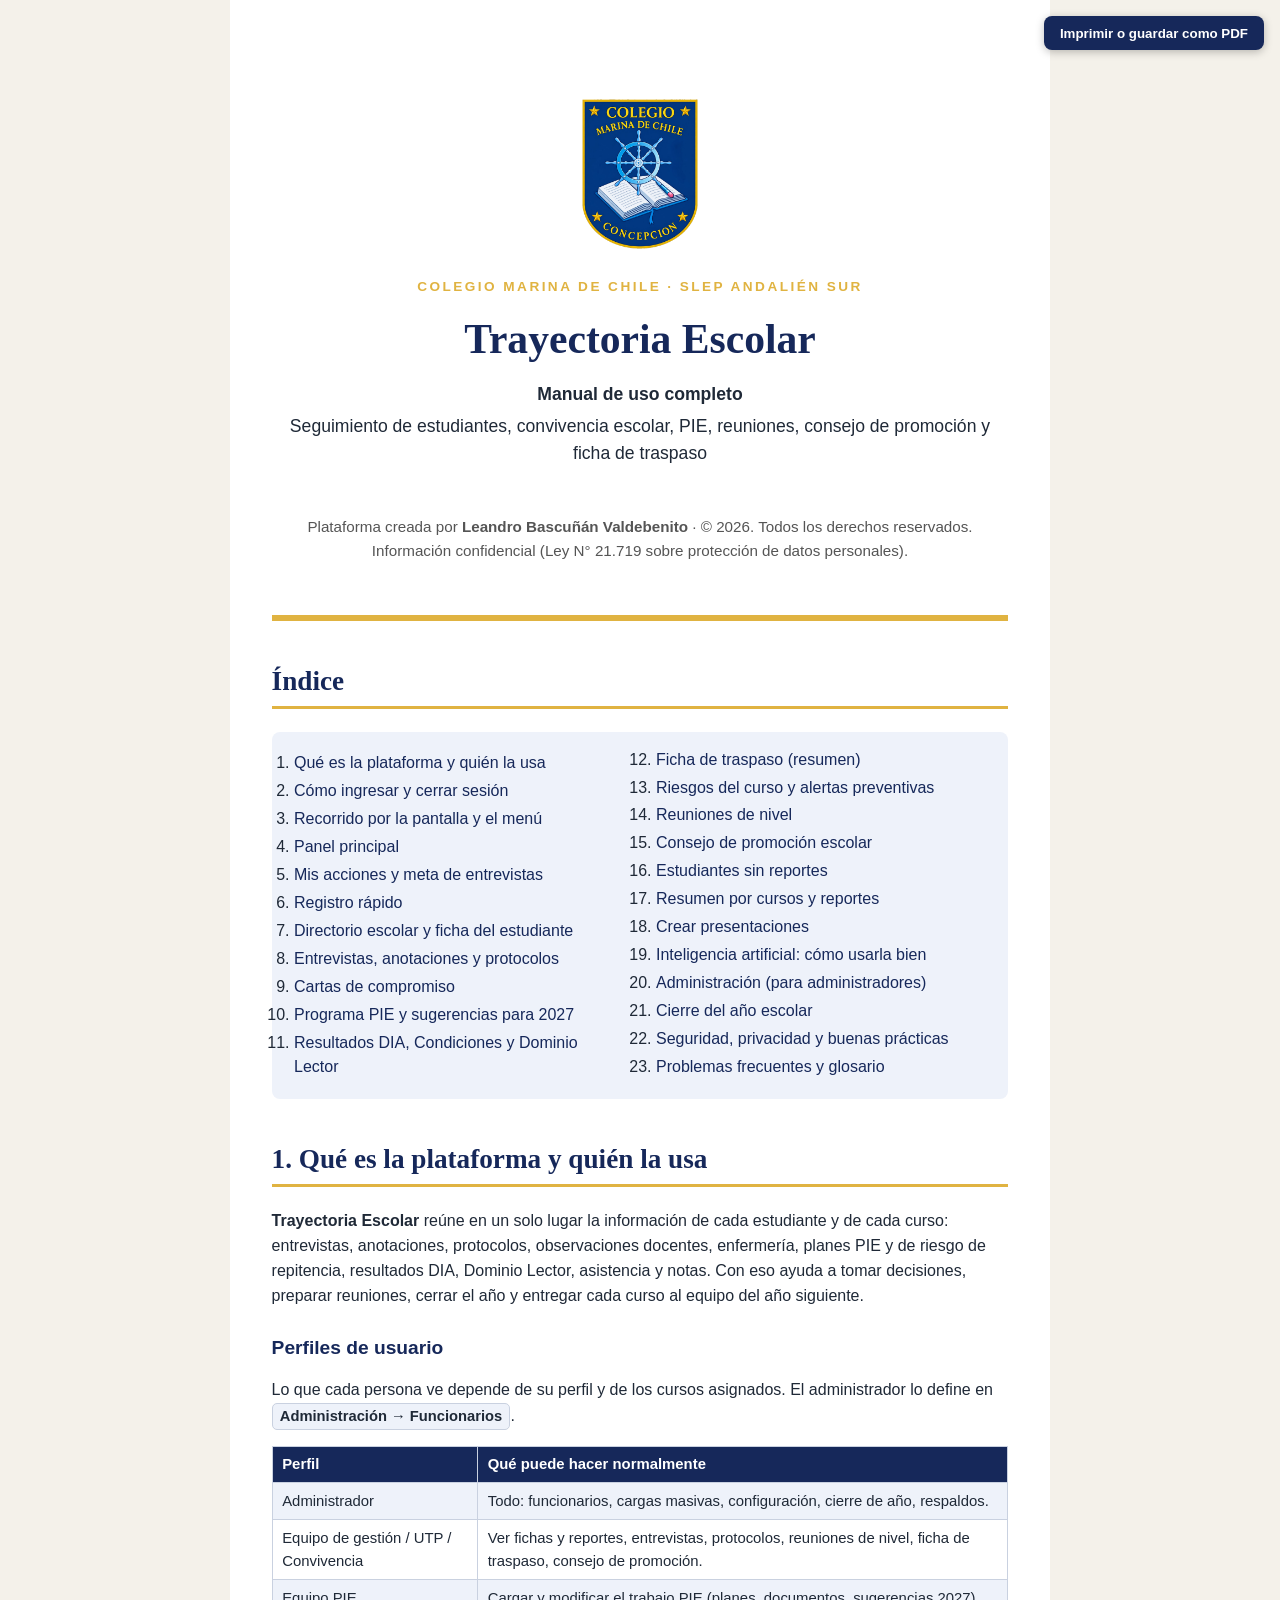
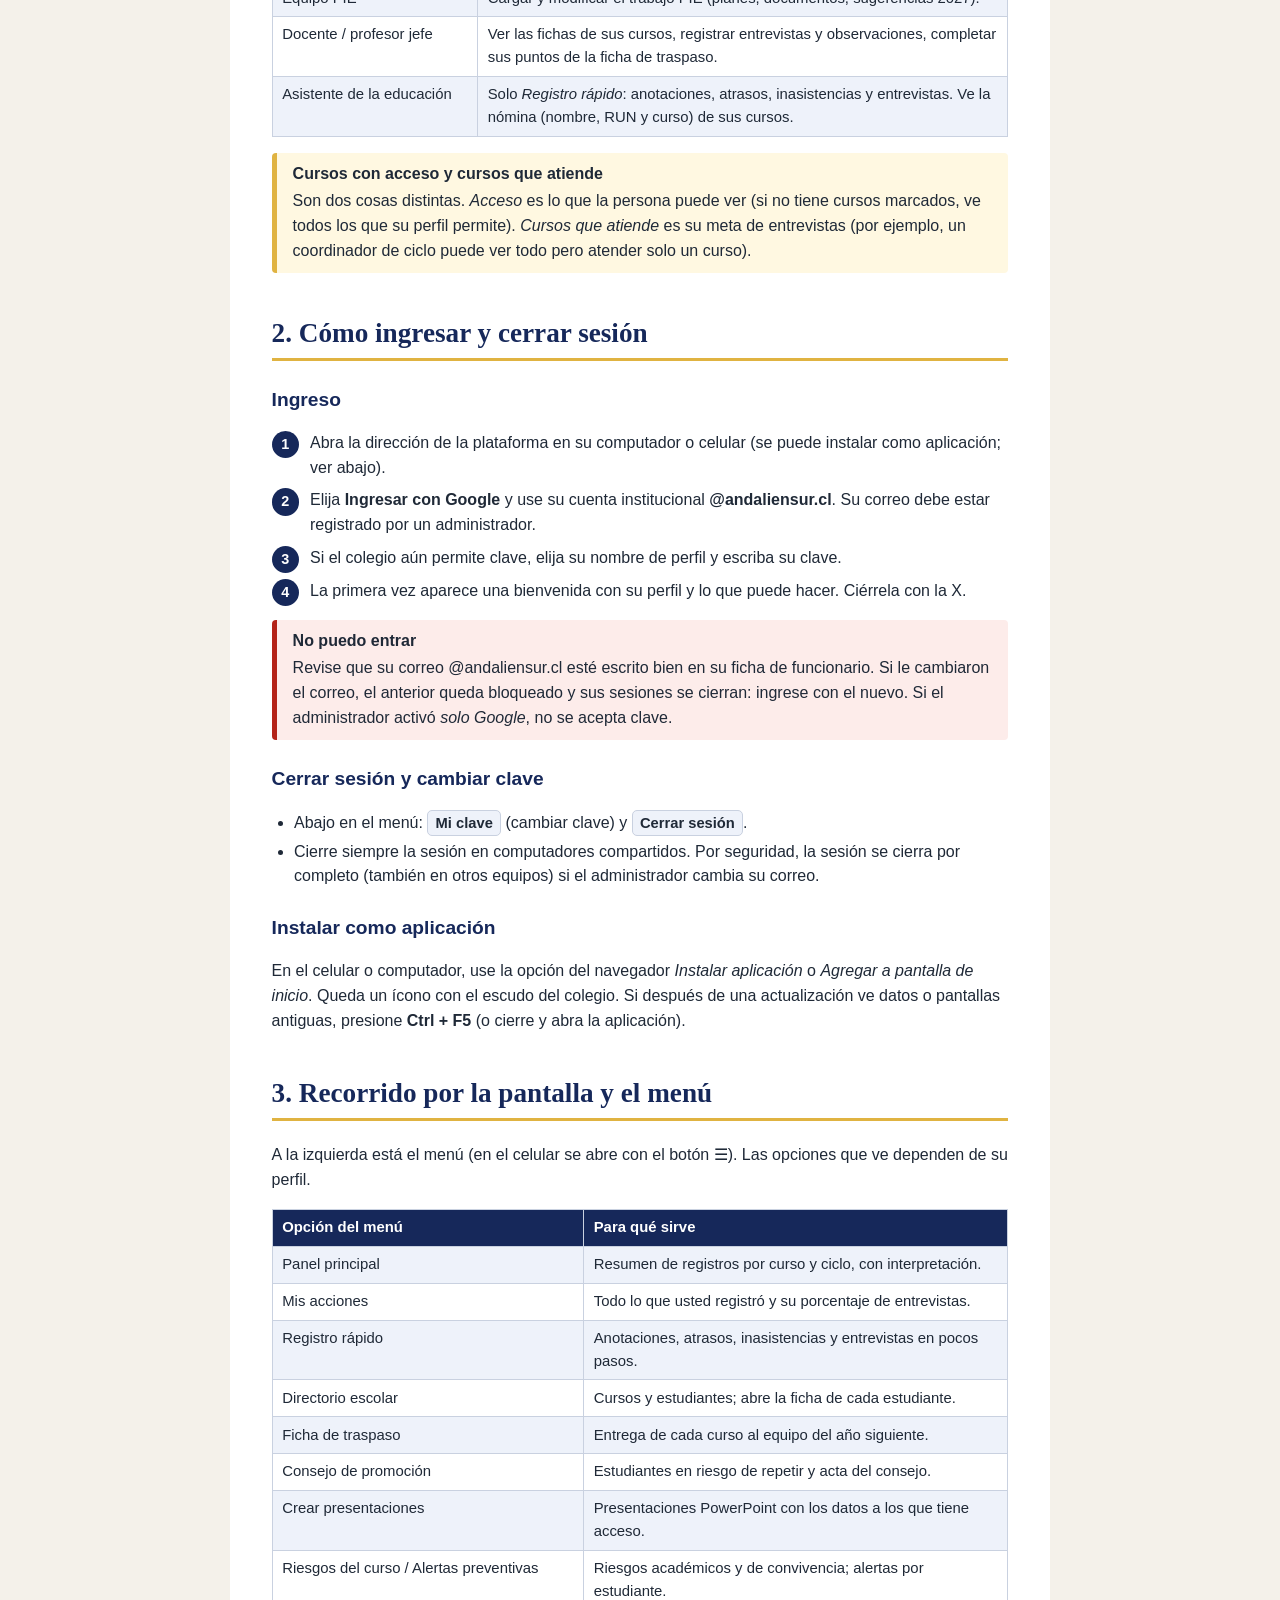
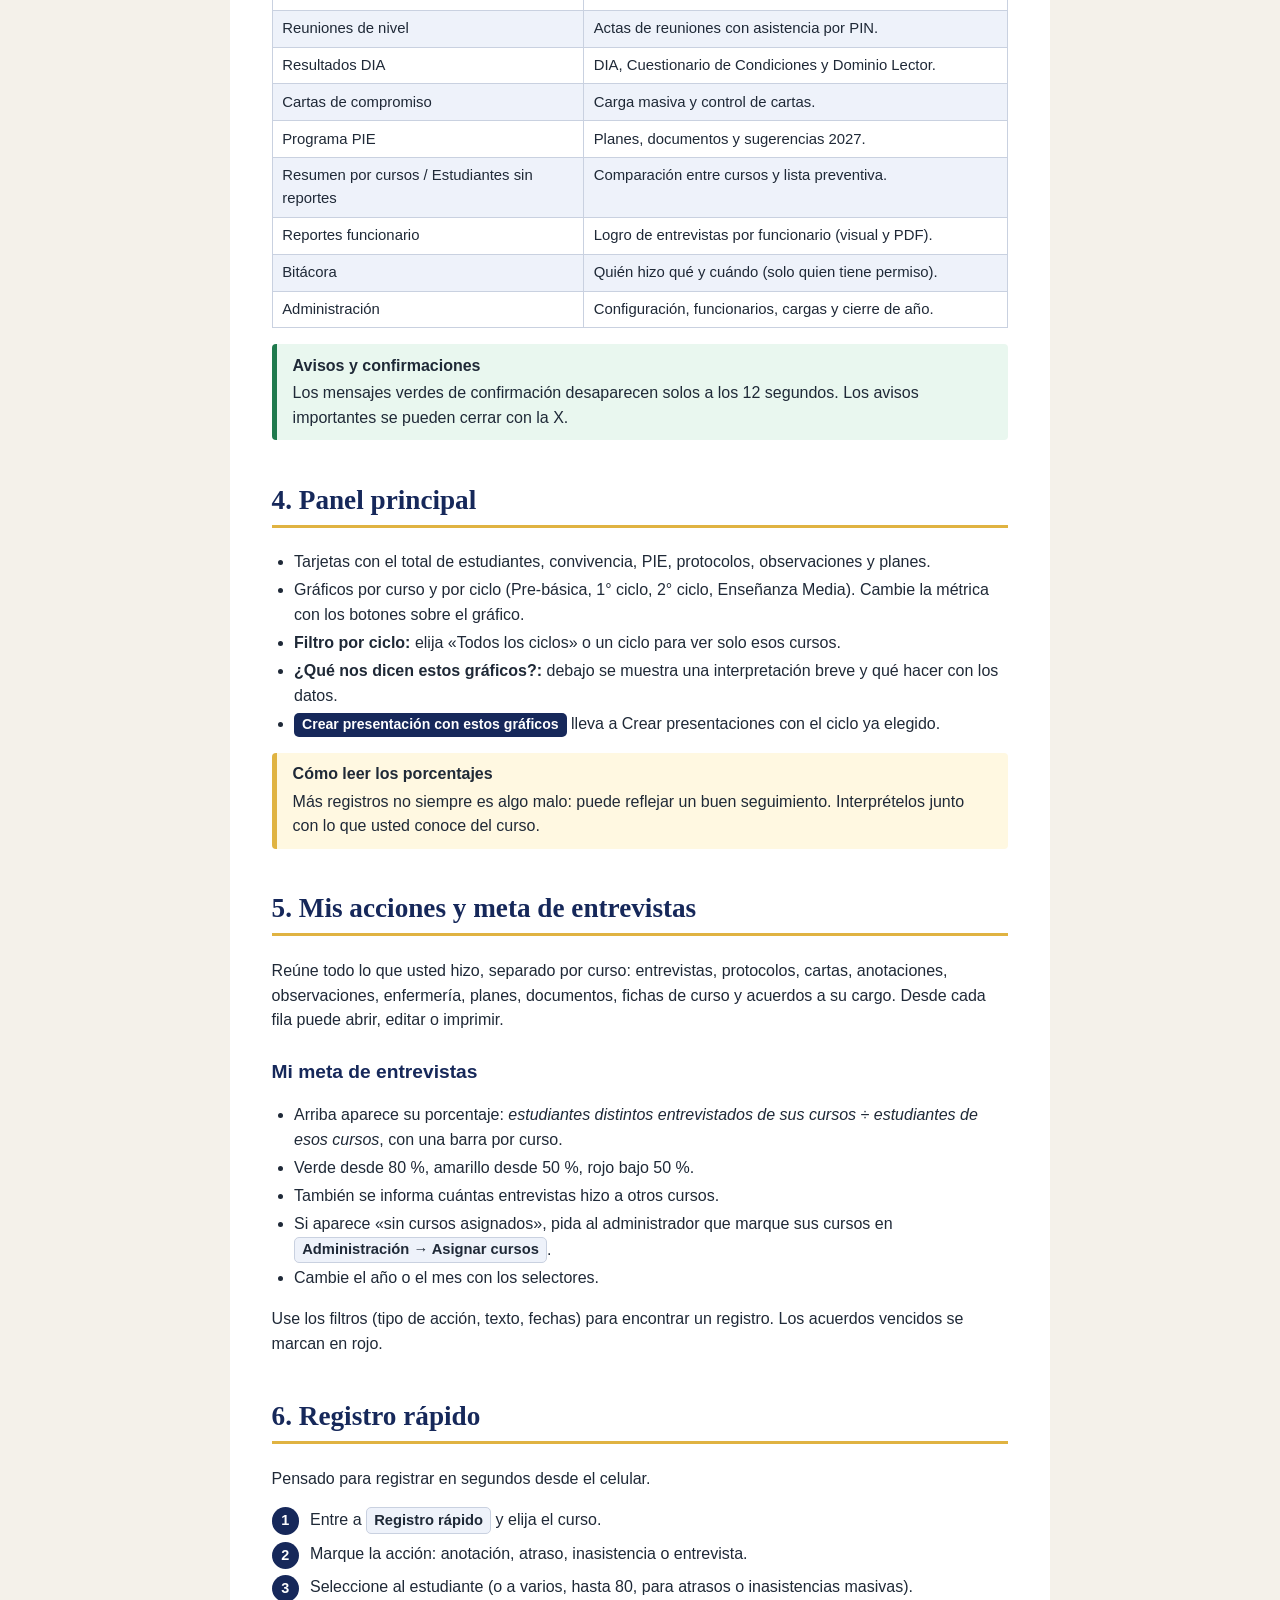
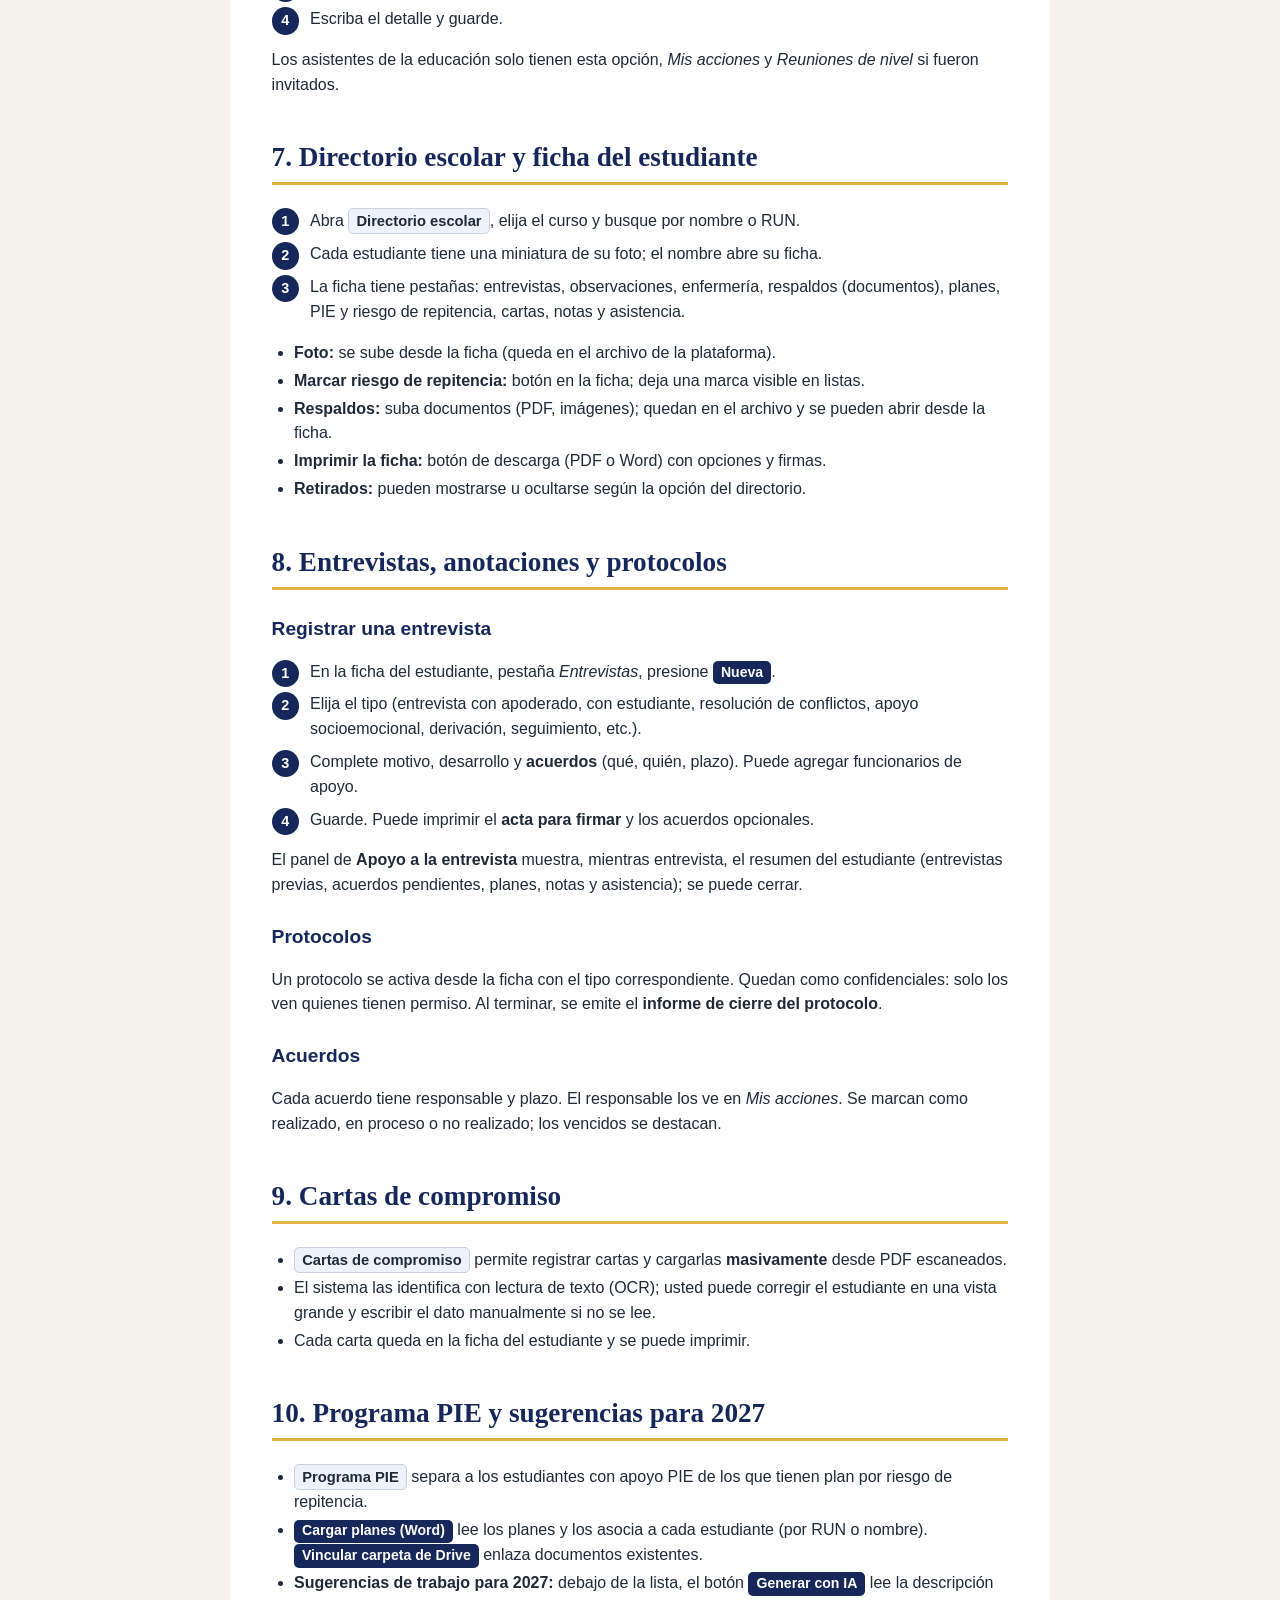
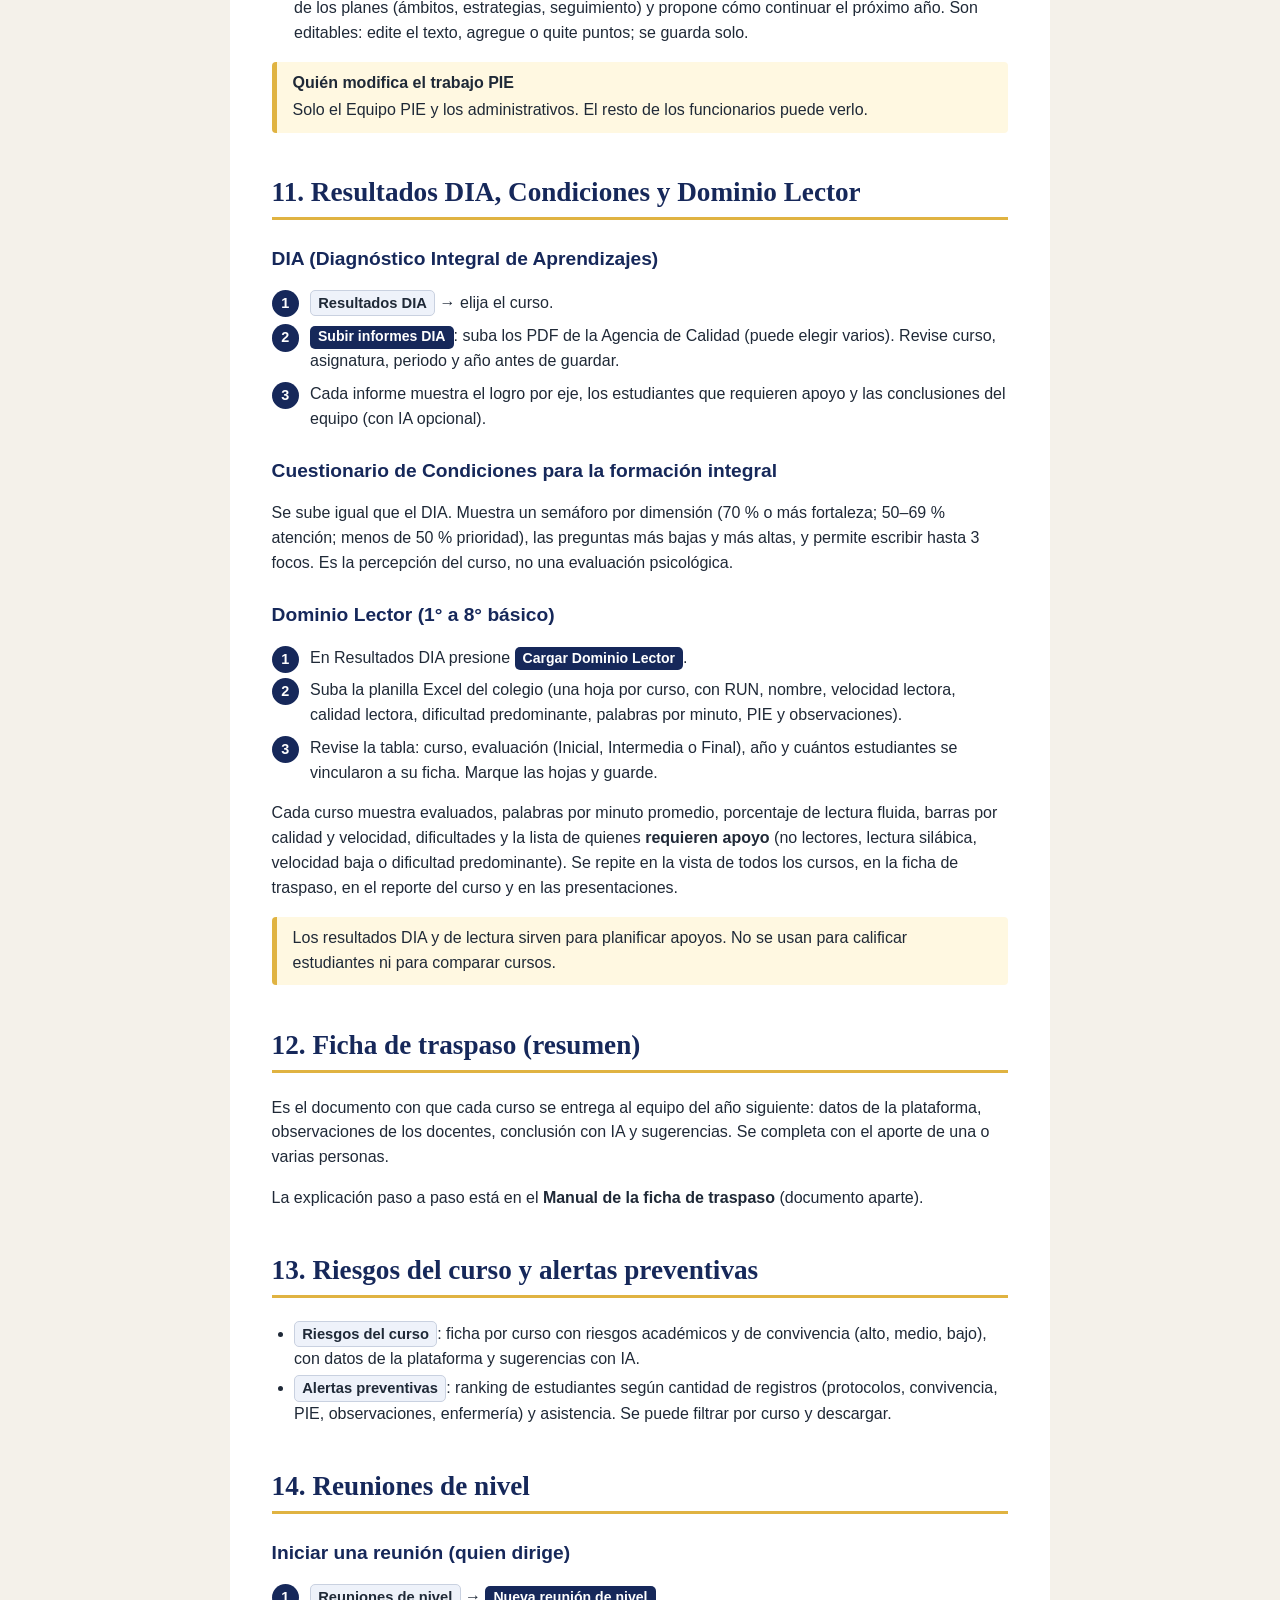
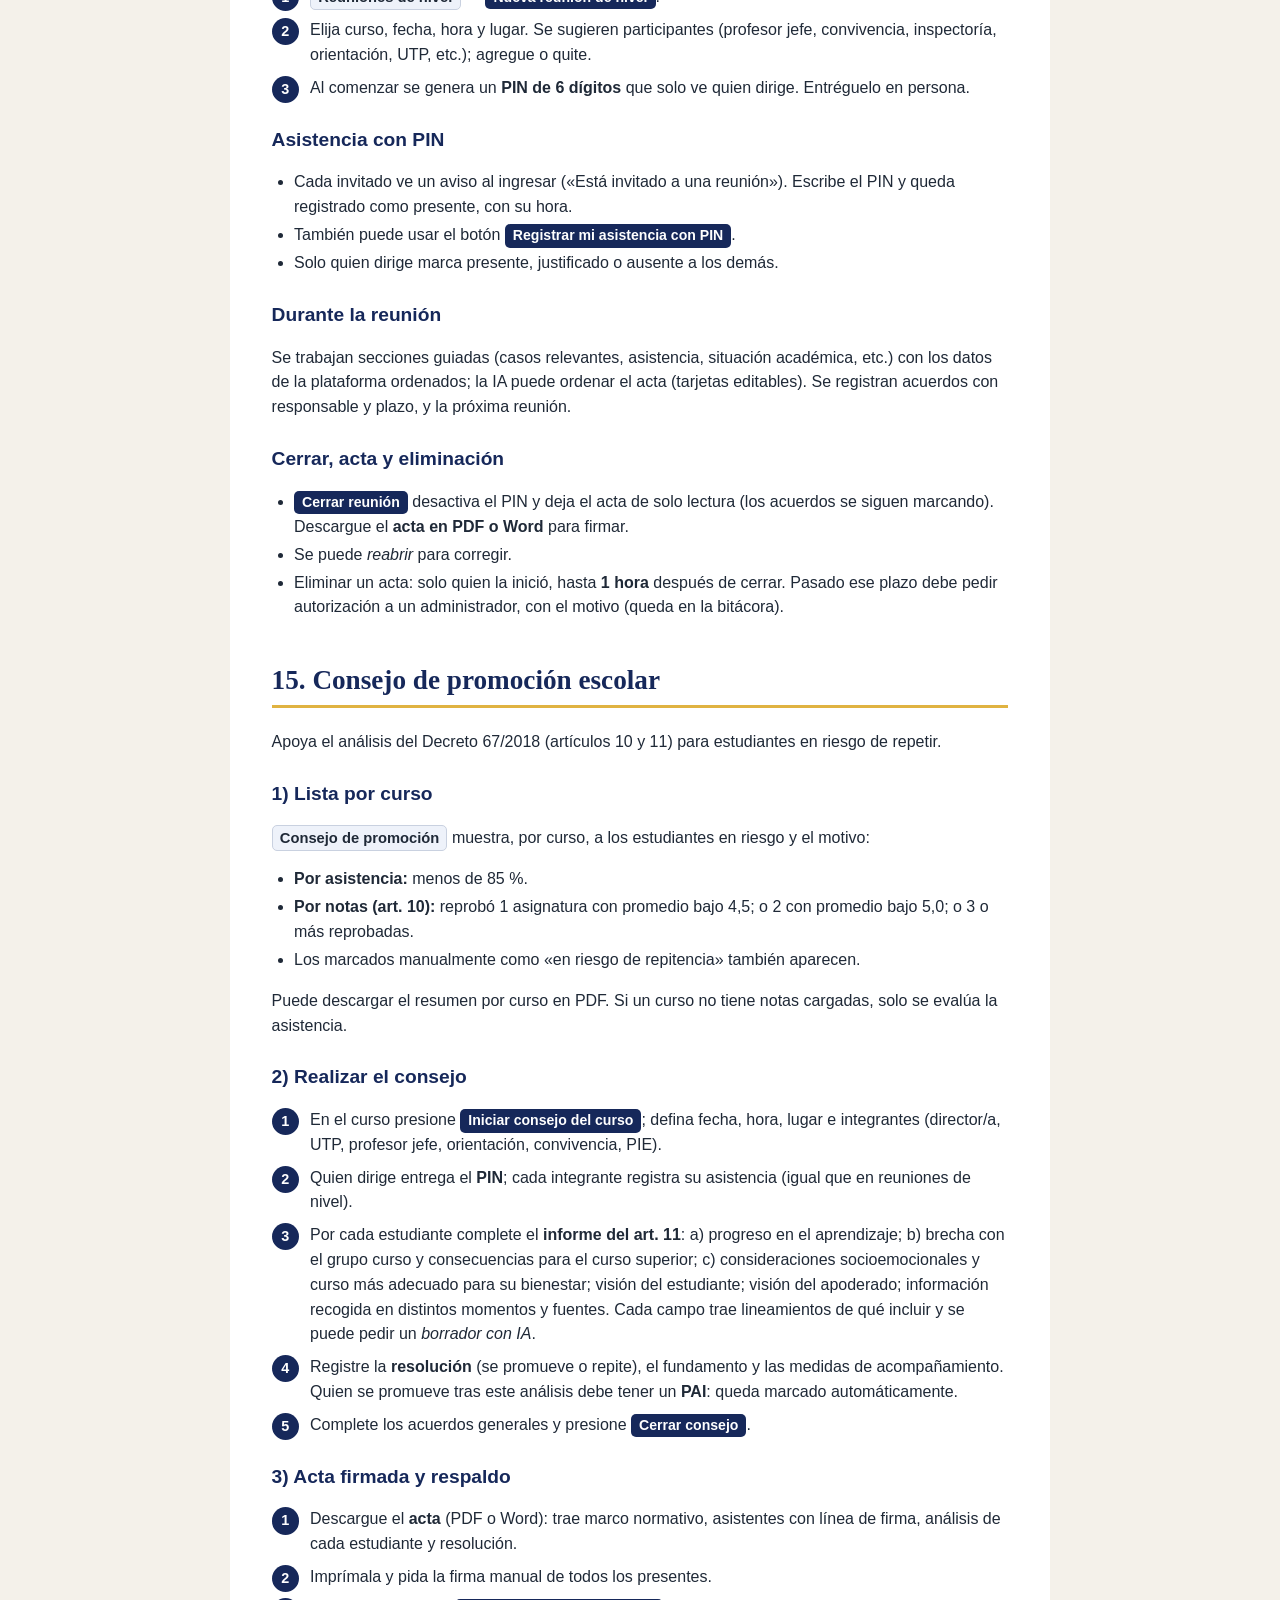
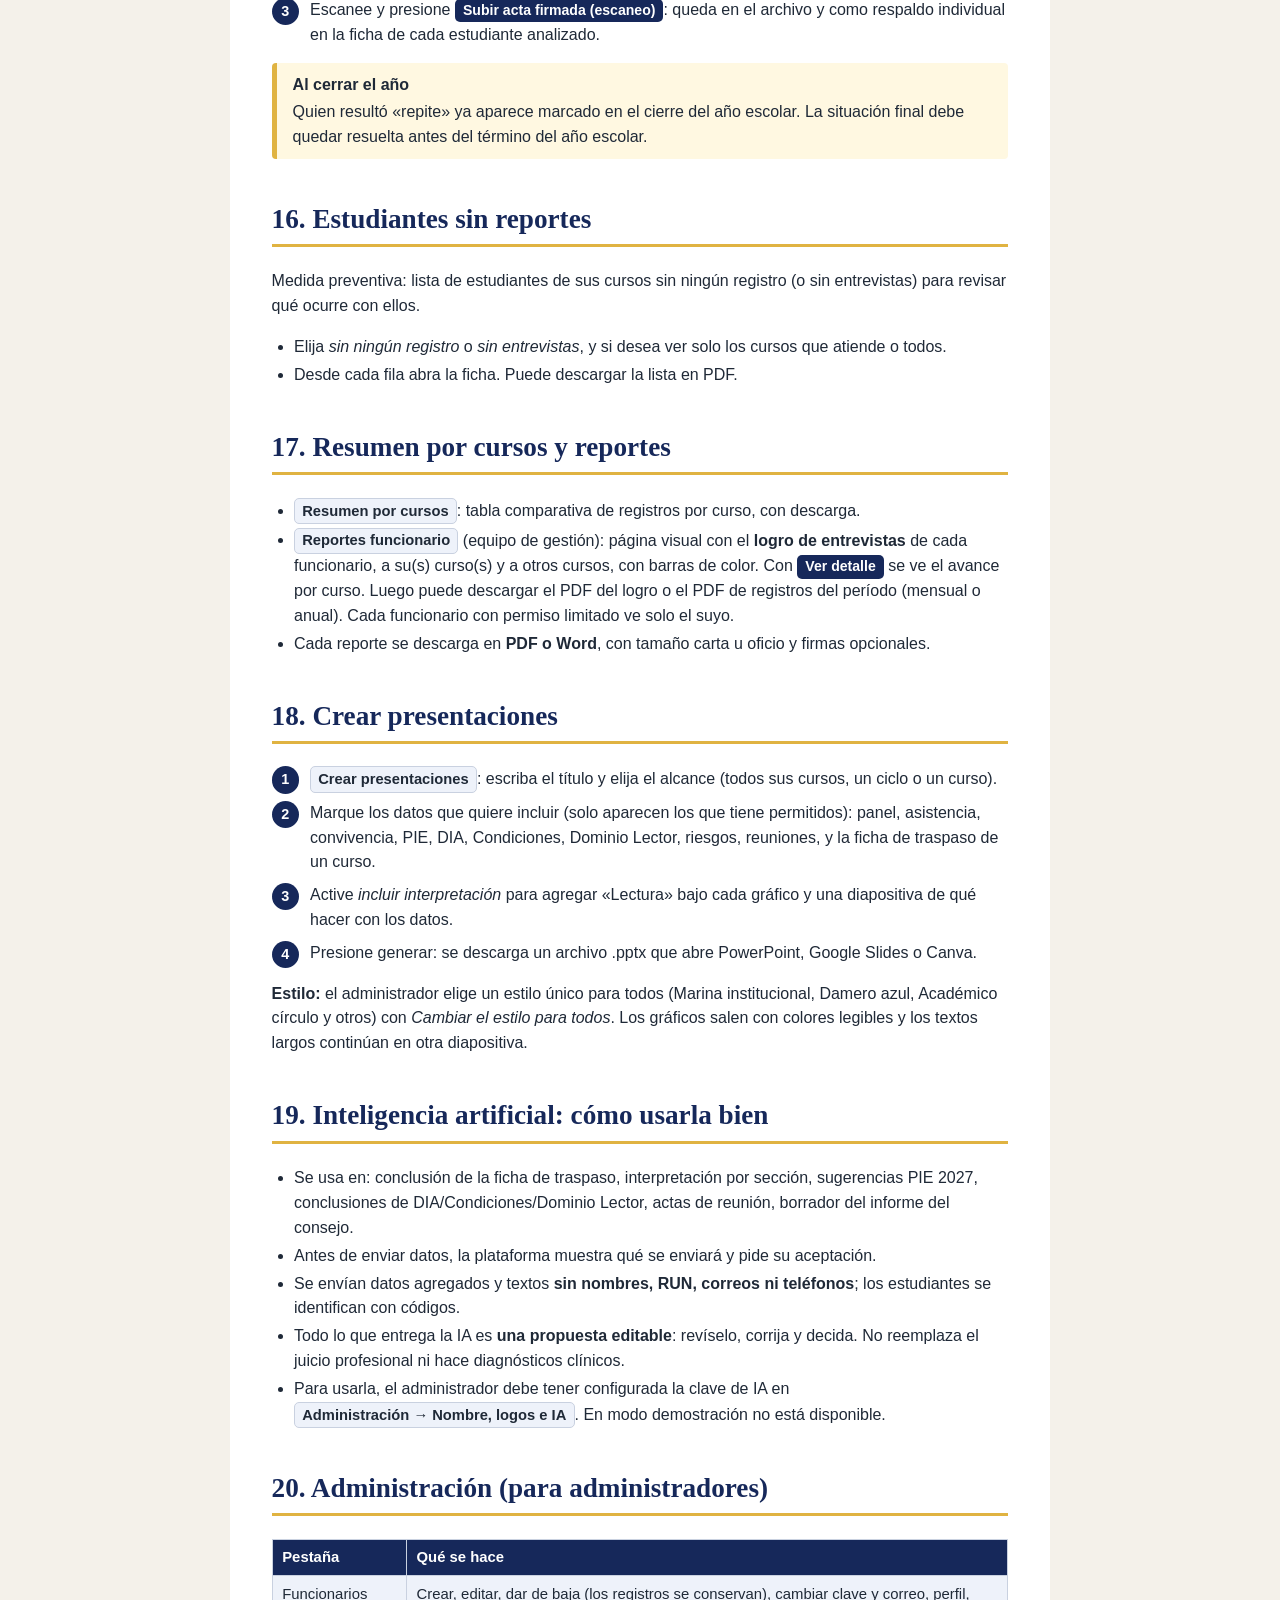
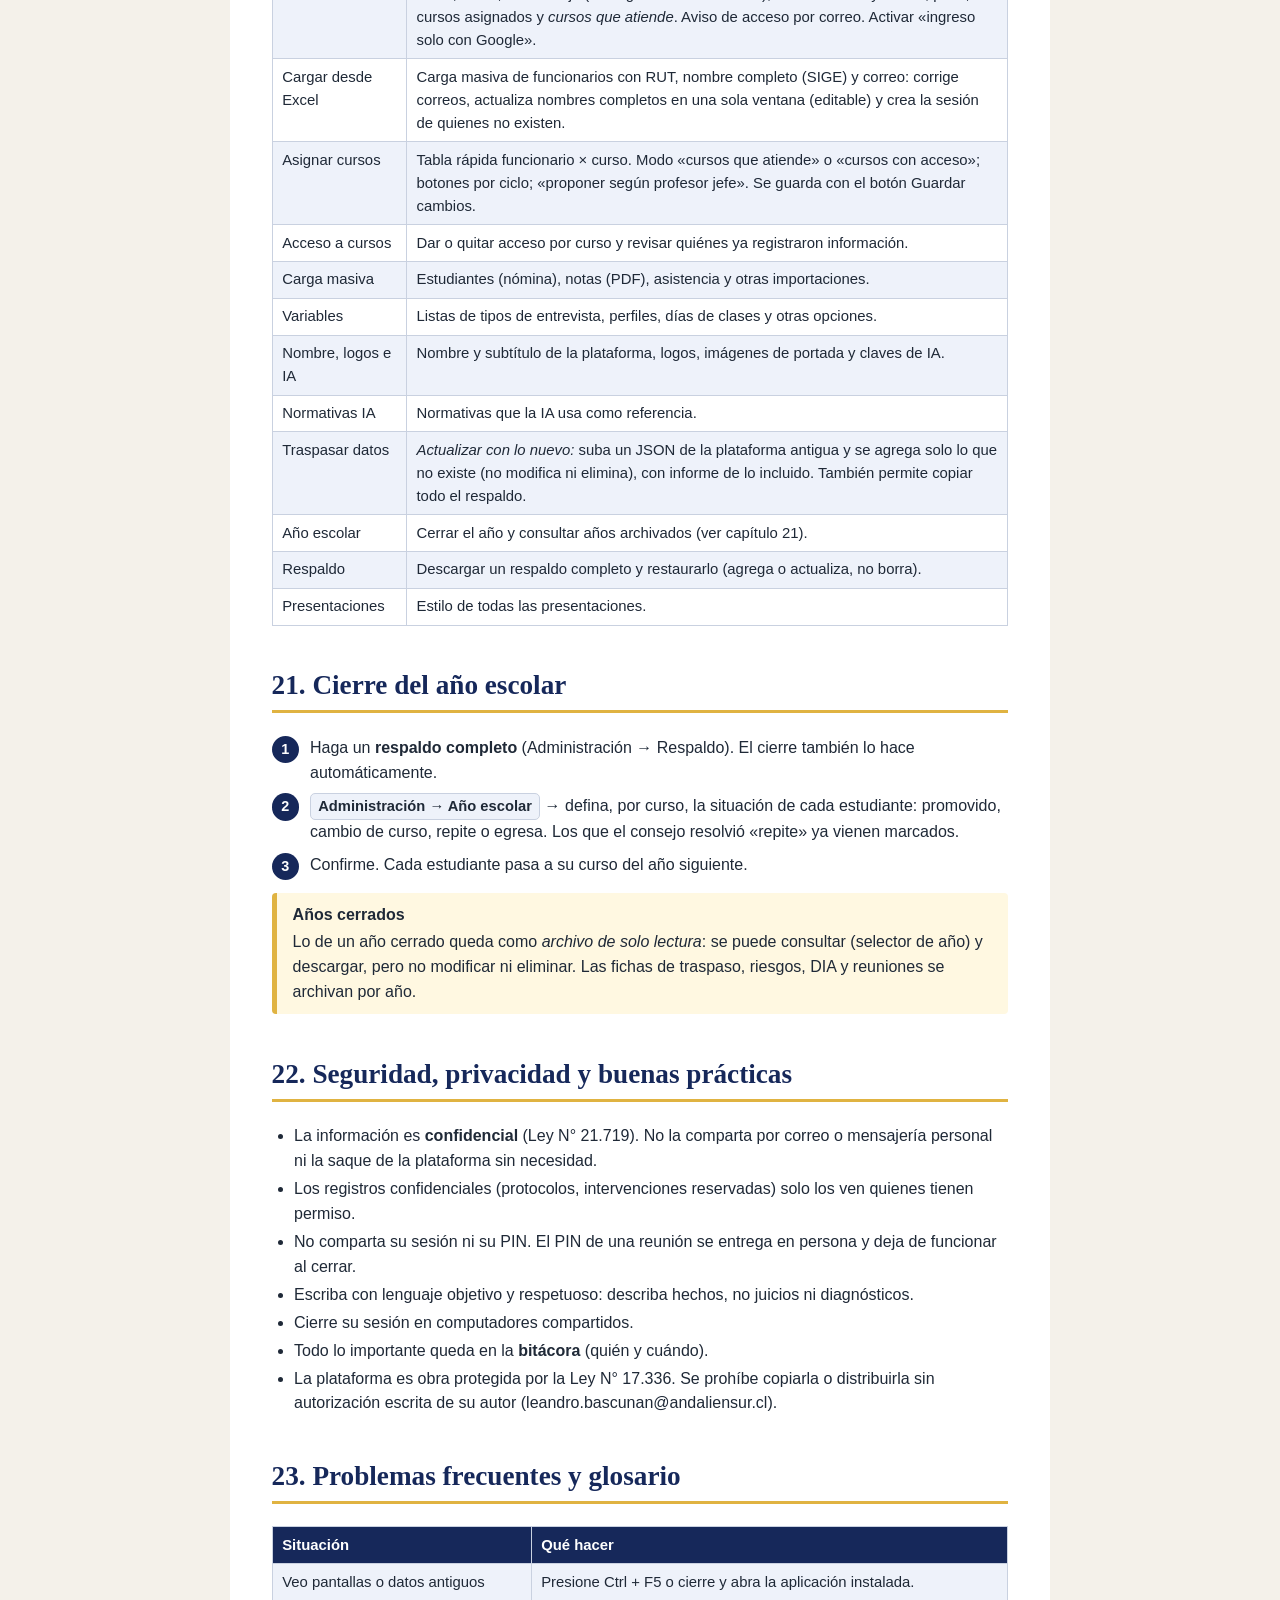
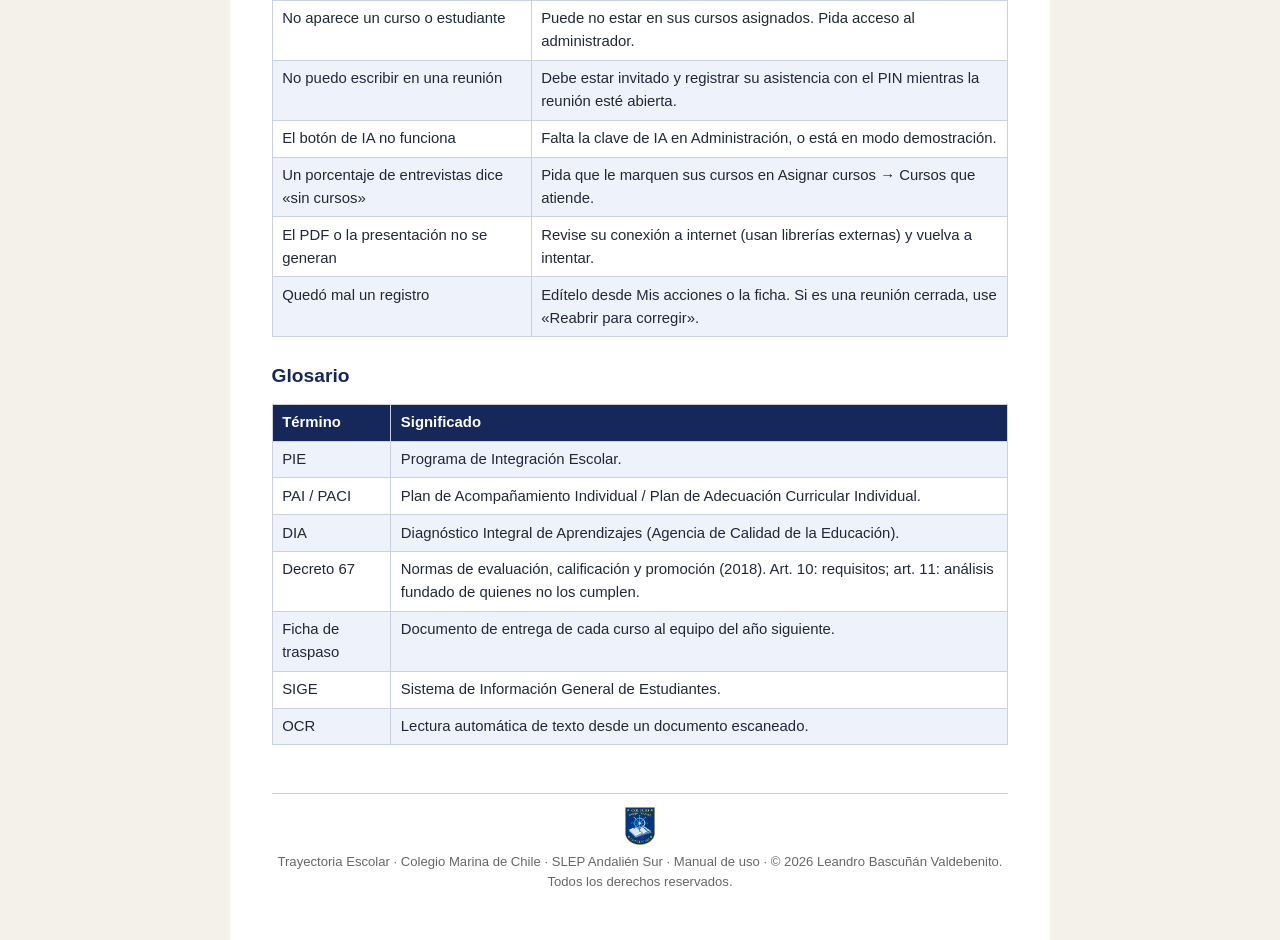
<file: manual/manual-completo.html>
<!doctype html>
<html lang="es">
<head>
<meta charset="utf-8">
<meta name="viewport" content="width=device-width, initial-scale=1">
<title>Manual de uso · Trayectoria Escolar</title>
<!-- Trayectoria Educativa — © 2026 Leandro Bascuñán Valdebenito. Todos los derechos reservados. -->
<style>
  :root { --azul:#16285a; --dorado:#e0b341; --suave:#eef2fa; --texto:#1f2937; --ok:#1f7a4d; --alerta:#b42318; }
  * { box-sizing: border-box; }
  body { font-family: Calibri, "Segoe UI", Arial, sans-serif; color: var(--texto); line-height: 1.55; margin: 0; background: #f4f1ea; }
  .hoja { max-width: 820px; margin: 0 auto; background: #fff; padding: 2.2rem 2.6rem 3rem; }
  .portada { text-align: center; padding: 4rem 1rem 3rem; border-bottom: 6px solid var(--dorado); margin-bottom: 2rem; page-break-after: always; }
  .portada .logo { height: 150px; width: auto; margin-bottom: 1.2rem; }
  .portada .k { letter-spacing: .18em; font-size: .85rem; font-weight: 700; color: var(--dorado); }
  .portada h1 { font-size: 2.6rem; color: var(--azul); margin: .6rem 0; font-family: Georgia, serif; }
  .portada p { font-size: 1.1rem; margin: .3rem 0; }
  .portada .aut { margin-top: 3rem; font-size: .95rem; color: #555; }
  h2 { color: var(--azul); font-family: Georgia, serif; font-size: 1.7rem; border-bottom: 3px solid var(--dorado); padding-bottom: .25rem; margin-top: 2.4rem; page-break-after: avoid; }
  h3 { color: var(--azul); font-size: 1.2rem; margin: 1.5rem 0 .3rem; page-break-after: avoid; }
  h4 { margin: 1rem 0 .2rem; font-size: 1rem; }
  p, li { font-size: 1rem; }
  ul, ol { padding-left: 1.4rem; }
  li { margin: .2rem 0; }
  table { border-collapse: collapse; width: 100%; margin: .8rem 0; font-size: .93rem; page-break-inside: avoid; }
  th, td { border: 1px solid #c9d1e0; padding: .4rem .6rem; vertical-align: top; text-align: left; }
  th { background: var(--azul); color: #fff; }
  tr:nth-child(even) td { background: var(--suave); }
  .caja { border-left: 5px solid var(--dorado); background: #fff8e1; padding: .6rem 1rem; margin: 1rem 0; border-radius: 4px; page-break-inside: avoid; }
  .caja.ok { border-color: var(--ok); background: #e9f7ef; }
  .caja.alerta { border-color: var(--alerta); background: #fdecea; }
  .caja strong:first-child { display: block; margin-bottom: .15rem; }
  .indice { background: var(--suave); padding: 1rem 1.4rem; border-radius: 8px; column-count: 2; column-gap: 2rem; }
  .indice a { color: var(--azul); text-decoration: none; } .indice li { break-inside: avoid; }
  .pasos { counter-reset: p; list-style: none; padding-left: 0; }
  .pasos li { counter-increment: p; position: relative; padding-left: 2.4rem; margin: .5rem 0; }
  .pasos li::before { content: counter(p); position: absolute; left: 0; top: 0; width: 1.7rem; height: 1.7rem; border-radius: 50%; background: var(--azul); color: #fff; font-weight: 700; text-align: center; line-height: 1.7rem; font-size: .9rem; }
  .btn { display: inline-block; background: var(--azul); color: #fff; padding: .05rem .5rem; border-radius: 5px; font-size: .88rem; font-weight: 600; }
  .menu { display: inline-block; background: #eef2fa; border: 1px solid #c9d1e0; padding: .05rem .45rem; border-radius: 5px; font-weight: 600; font-size: .92rem; }
  .imprimir { position: fixed; right: 1rem; top: 1rem; background: var(--azul); color: #fff; border: 0; padding: .6rem 1rem; border-radius: 8px; font-weight: 700; cursor: pointer; box-shadow: 0 2px 8px rgba(0,0,0,.25); }
  footer { margin-top: 3rem; border-top: 1px solid #ccc; padding-top: .8rem; font-size: .82rem; color: #666; text-align: center; }
  @media print { body { background: #fff; } .hoja { padding: 0; max-width: none; } .imprimir { display: none; } h2 { page-break-before: always; } h2:first-of-type { page-break-before: auto; } a { color: inherit; } @page { size: letter; margin: 18mm 16mm; } }
  @media (max-width: 640px) { .hoja { padding: 1.2rem; } .indice { column-count: 1; } }
</style>
</head>
<body>
<button class="imprimir" onclick="window.print()">Imprimir o guardar como PDF</button>
<div class="hoja">

<div class="portada">
  <img class="logo" src="../img/logo-colegio.png" alt="Colegio Marina de Chile">
  <div class="k">COLEGIO MARINA DE CHILE · SLEP ANDALIÉN SUR</div>
  <h1>Trayectoria Escolar</h1>
  <p><strong>Manual de uso completo</strong></p>
  <p>Seguimiento de estudiantes, convivencia escolar, PIE, reuniones, consejo de promoción y ficha de traspaso</p>
  <p class="aut">Plataforma creada por <strong>Leandro Bascuñán Valdebenito</strong> · © 2026. Todos los derechos reservados.<br>Información confidencial (Ley N° 21.719 sobre protección de datos personales).</p>
</div>

<h2 id="indice">Índice</h2>
<ol class="indice">
  <li><a href="#c1">Qué es la plataforma y quién la usa</a></li>
  <li><a href="#c2">Cómo ingresar y cerrar sesión</a></li>
  <li><a href="#c3">Recorrido por la pantalla y el menú</a></li>
  <li><a href="#c4">Panel principal</a></li>
  <li><a href="#c5">Mis acciones y meta de entrevistas</a></li>
  <li><a href="#c6">Registro rápido</a></li>
  <li><a href="#c7">Directorio escolar y ficha del estudiante</a></li>
  <li><a href="#c8">Entrevistas, anotaciones y protocolos</a></li>
  <li><a href="#c9">Cartas de compromiso</a></li>
  <li><a href="#c10">Programa PIE y sugerencias para 2027</a></li>
  <li><a href="#c11">Resultados DIA, Condiciones y Dominio Lector</a></li>
  <li><a href="#c12">Ficha de traspaso (resumen)</a></li>
  <li><a href="#c13">Riesgos del curso y alertas preventivas</a></li>
  <li><a href="#c14">Reuniones de nivel</a></li>
  <li><a href="#c15">Consejo de promoción escolar</a></li>
  <li><a href="#c16">Estudiantes sin reportes</a></li>
  <li><a href="#c17">Resumen por cursos y reportes</a></li>
  <li><a href="#c18">Crear presentaciones</a></li>
  <li><a href="#c19">Inteligencia artificial: cómo usarla bien</a></li>
  <li><a href="#c20">Administración (para administradores)</a></li>
  <li><a href="#c21">Cierre del año escolar</a></li>
  <li><a href="#c22">Seguridad, privacidad y buenas prácticas</a></li>
  <li><a href="#c23">Problemas frecuentes y glosario</a></li>
</ol>

<h2 id="c1">1. Qué es la plataforma y quién la usa</h2>
<p><strong>Trayectoria Escolar</strong> reúne en un solo lugar la información de cada estudiante y de cada curso: entrevistas, anotaciones, protocolos, observaciones docentes, enfermería, planes PIE y de riesgo de repitencia, resultados DIA, Dominio Lector, asistencia y notas. Con eso ayuda a tomar decisiones, preparar reuniones, cerrar el año y entregar cada curso al equipo del año siguiente.</p>
<h3>Perfiles de usuario</h3>
<p>Lo que cada persona ve depende de su perfil y de los cursos asignados. El administrador lo define en <span class="menu">Administración → Funcionarios</span>.</p>
<table>
<tr><th>Perfil</th><th>Qué puede hacer normalmente</th></tr>
<tr><td>Administrador</td><td>Todo: funcionarios, cargas masivas, configuración, cierre de año, respaldos.</td></tr>
<tr><td>Equipo de gestión / UTP / Convivencia</td><td>Ver fichas y reportes, entrevistas, protocolos, reuniones de nivel, ficha de traspaso, consejo de promoción.</td></tr>
<tr><td>Equipo PIE</td><td>Cargar y modificar el trabajo PIE (planes, documentos, sugerencias 2027).</td></tr>
<tr><td>Docente / profesor jefe</td><td>Ver las fichas de sus cursos, registrar entrevistas y observaciones, completar sus puntos de la ficha de traspaso.</td></tr>
<tr><td>Asistente de la educación</td><td>Solo <em>Registro rápido</em>: anotaciones, atrasos, inasistencias y entrevistas. Ve la nómina (nombre, RUN y curso) de sus cursos.</td></tr>
</table>
<div class="caja"><strong>Cursos con acceso y cursos que atiende</strong>Son dos cosas distintas. <em>Acceso</em> es lo que la persona puede ver (si no tiene cursos marcados, ve todos los que su perfil permite). <em>Cursos que atiende</em> es su meta de entrevistas (por ejemplo, un coordinador de ciclo puede ver todo pero atender solo un curso).</div>

<h2 id="c2">2. Cómo ingresar y cerrar sesión</h2>
<h3>Ingreso</h3>
<ol class="pasos">
<li>Abra la dirección de la plataforma en su computador o celular (se puede instalar como aplicación; ver abajo).</li>
<li>Elija <strong>Ingresar con Google</strong> y use su cuenta institucional <strong>@andaliensur.cl</strong>. Su correo debe estar registrado por un administrador.</li>
<li>Si el colegio aún permite clave, elija su nombre de perfil y escriba su clave.</li>
<li>La primera vez aparece una bienvenida con su perfil y lo que puede hacer. Ciérrela con la X.</li>
</ol>
<div class="caja alerta"><strong>No puedo entrar</strong>Revise que su correo @andaliensur.cl esté escrito bien en su ficha de funcionario. Si le cambiaron el correo, el anterior queda bloqueado y sus sesiones se cierran: ingrese con el nuevo. Si el administrador activó <em>solo Google</em>, no se acepta clave.</div>
<h3>Cerrar sesión y cambiar clave</h3>
<ul>
<li>Abajo en el menú: <span class="menu">Mi clave</span> (cambiar clave) y <span class="menu">Cerrar sesión</span>.</li>
<li>Cierre siempre la sesión en computadores compartidos. Por seguridad, la sesión se cierra por completo (también en otros equipos) si el administrador cambia su correo.</li>
</ul>
<h3>Instalar como aplicación</h3>
<p>En el celular o computador, use la opción del navegador <em>Instalar aplicación</em> o <em>Agregar a pantalla de inicio</em>. Queda un ícono con el escudo del colegio. Si después de una actualización ve datos o pantallas antiguas, presione <strong>Ctrl + F5</strong> (o cierre y abra la aplicación).</p>

<h2 id="c3">3. Recorrido por la pantalla y el menú</h2>
<p>A la izquierda está el menú (en el celular se abre con el botón ☰). Las opciones que ve dependen de su perfil.</p>
<table>
<tr><th>Opción del menú</th><th>Para qué sirve</th></tr>
<tr><td>Panel principal</td><td>Resumen de registros por curso y ciclo, con interpretación.</td></tr>
<tr><td>Mis acciones</td><td>Todo lo que usted registró y su porcentaje de entrevistas.</td></tr>
<tr><td>Registro rápido</td><td>Anotaciones, atrasos, inasistencias y entrevistas en pocos pasos.</td></tr>
<tr><td>Directorio escolar</td><td>Cursos y estudiantes; abre la ficha de cada estudiante.</td></tr>
<tr><td>Ficha de traspaso</td><td>Entrega de cada curso al equipo del año siguiente.</td></tr>
<tr><td>Consejo de promoción</td><td>Estudiantes en riesgo de repetir y acta del consejo.</td></tr>
<tr><td>Crear presentaciones</td><td>Presentaciones PowerPoint con los datos a los que tiene acceso.</td></tr>
<tr><td>Riesgos del curso / Alertas preventivas</td><td>Riesgos académicos y de convivencia; alertas por estudiante.</td></tr>
<tr><td>Reuniones de nivel</td><td>Actas de reuniones con asistencia por PIN.</td></tr>
<tr><td>Resultados DIA</td><td>DIA, Cuestionario de Condiciones y Dominio Lector.</td></tr>
<tr><td>Cartas de compromiso</td><td>Carga masiva y control de cartas.</td></tr>
<tr><td>Programa PIE</td><td>Planes, documentos y sugerencias 2027.</td></tr>
<tr><td>Resumen por cursos / Estudiantes sin reportes</td><td>Comparación entre cursos y lista preventiva.</td></tr>
<tr><td>Reportes funcionario</td><td>Logro de entrevistas por funcionario (visual y PDF).</td></tr>
<tr><td>Bitácora</td><td>Quién hizo qué y cuándo (solo quien tiene permiso).</td></tr>
<tr><td>Administración</td><td>Configuración, funcionarios, cargas y cierre de año.</td></tr>
</table>
<div class="caja ok"><strong>Avisos y confirmaciones</strong>Los mensajes verdes de confirmación desaparecen solos a los 12 segundos. Los avisos importantes se pueden cerrar con la X.</div>

<h2 id="c4">4. Panel principal</h2>
<ul>
<li>Tarjetas con el total de estudiantes, convivencia, PIE, protocolos, observaciones y planes.</li>
<li>Gráficos por curso y por ciclo (Pre-básica, 1° ciclo, 2° ciclo, Enseñanza Media). Cambie la métrica con los botones sobre el gráfico.</li>
<li><strong>Filtro por ciclo:</strong> elija «Todos los ciclos» o un ciclo para ver solo esos cursos.</li>
<li><strong>¿Qué nos dicen estos gráficos?:</strong> debajo se muestra una interpretación breve y qué hacer con los datos.</li>
<li><span class="btn">Crear presentación con estos gráficos</span> lleva a Crear presentaciones con el ciclo ya elegido.</li>
</ul>
<div class="caja"><strong>Cómo leer los porcentajes</strong>Más registros no siempre es algo malo: puede reflejar un buen seguimiento. Interprételos junto con lo que usted conoce del curso.</div>

<h2 id="c5">5. Mis acciones y meta de entrevistas</h2>
<p>Reúne todo lo que usted hizo, separado por curso: entrevistas, protocolos, cartas, anotaciones, observaciones, enfermería, planes, documentos, fichas de curso y acuerdos a su cargo. Desde cada fila puede abrir, editar o imprimir.</p>
<h3>Mi meta de entrevistas</h3>
<ul>
<li>Arriba aparece su porcentaje: <em>estudiantes distintos entrevistados de sus cursos ÷ estudiantes de esos cursos</em>, con una barra por curso.</li>
<li>Verde desde 80 %, amarillo desde 50 %, rojo bajo 50 %.</li>
<li>También se informa cuántas entrevistas hizo a otros cursos.</li>
<li>Si aparece «sin cursos asignados», pida al administrador que marque sus cursos en <span class="menu">Administración → Asignar cursos</span>.</li>
<li>Cambie el año o el mes con los selectores.</li>
</ul>
<p>Use los filtros (tipo de acción, texto, fechas) para encontrar un registro. Los acuerdos vencidos se marcan en rojo.</p>

<h2 id="c6">6. Registro rápido</h2>
<p>Pensado para registrar en segundos desde el celular.</p>
<ol class="pasos">
<li>Entre a <span class="menu">Registro rápido</span> y elija el curso.</li>
<li>Marque la acción: anotación, atraso, inasistencia o entrevista.</li>
<li>Seleccione al estudiante (o a varios, hasta 80, para atrasos o inasistencias masivas).</li>
<li>Escriba el detalle y guarde.</li>
</ol>
<p>Los asistentes de la educación solo tienen esta opción, <em>Mis acciones</em> y <em>Reuniones de nivel</em> si fueron invitados.</p>

<h2 id="c7">7. Directorio escolar y ficha del estudiante</h2>
<ol class="pasos">
<li>Abra <span class="menu">Directorio escolar</span>, elija el curso y busque por nombre o RUN.</li>
<li>Cada estudiante tiene una miniatura de su foto; el nombre abre su ficha.</li>
<li>La ficha tiene pestañas: entrevistas, observaciones, enfermería, respaldos (documentos), planes, PIE y riesgo de repitencia, cartas, notas y asistencia.</li>
</ol>
<ul>
<li><strong>Foto:</strong> se sube desde la ficha (queda en el archivo de la plataforma).</li>
<li><strong>Marcar riesgo de repitencia:</strong> botón en la ficha; deja una marca visible en listas.</li>
<li><strong>Respaldos:</strong> suba documentos (PDF, imágenes); quedan en el archivo y se pueden abrir desde la ficha.</li>
<li><strong>Imprimir la ficha:</strong> botón de descarga (PDF o Word) con opciones y firmas.</li>
<li><strong>Retirados:</strong> pueden mostrarse u ocultarse según la opción del directorio.</li>
</ul>

<h2 id="c8">8. Entrevistas, anotaciones y protocolos</h2>
<h3>Registrar una entrevista</h3>
<ol class="pasos">
<li>En la ficha del estudiante, pestaña <em>Entrevistas</em>, presione <span class="btn">Nueva</span>.</li>
<li>Elija el tipo (entrevista con apoderado, con estudiante, resolución de conflictos, apoyo socioemocional, derivación, seguimiento, etc.).</li>
<li>Complete motivo, desarrollo y <strong>acuerdos</strong> (qué, quién, plazo). Puede agregar funcionarios de apoyo.</li>
<li>Guarde. Puede imprimir el <strong>acta para firmar</strong> y los acuerdos opcionales.</li>
</ol>
<p>El panel de <strong>Apoyo a la entrevista</strong> muestra, mientras entrevista, el resumen del estudiante (entrevistas previas, acuerdos pendientes, planes, notas y asistencia); se puede cerrar.</p>
<h3>Protocolos</h3>
<p>Un protocolo se activa desde la ficha con el tipo correspondiente. Quedan como confidenciales: solo los ven quienes tienen permiso. Al terminar, se emite el <strong>informe de cierre del protocolo</strong>.</p>
<h3>Acuerdos</h3>
<p>Cada acuerdo tiene responsable y plazo. El responsable los ve en <em>Mis acciones</em>. Se marcan como realizado, en proceso o no realizado; los vencidos se destacan.</p>

<h2 id="c9">9. Cartas de compromiso</h2>
<ul>
<li><span class="menu">Cartas de compromiso</span> permite registrar cartas y cargarlas <strong>masivamente</strong> desde PDF escaneados.</li>
<li>El sistema las identifica con lectura de texto (OCR); usted puede corregir el estudiante en una vista grande y escribir el dato manualmente si no se lee.</li>
<li>Cada carta queda en la ficha del estudiante y se puede imprimir.</li>
</ul>

<h2 id="c10">10. Programa PIE y sugerencias para 2027</h2>
<ul>
<li><span class="menu">Programa PIE</span> separa a los estudiantes con apoyo PIE de los que tienen plan por riesgo de repitencia.</li>
<li><span class="btn">Cargar planes (Word)</span> lee los planes y los asocia a cada estudiante (por RUN o nombre). <span class="btn">Vincular carpeta de Drive</span> enlaza documentos existentes.</li>
<li><strong>Sugerencias de trabajo para 2027:</strong> debajo de la lista, el botón <span class="btn">Generar con IA</span> lee la descripción de los planes (ámbitos, estrategias, seguimiento) y propone cómo continuar el próximo año. Son editables: edite el texto, agregue o quite puntos; se guarda solo.</li>
</ul>
<div class="caja"><strong>Quién modifica el trabajo PIE</strong>Solo el Equipo PIE y los administrativos. El resto de los funcionarios puede verlo.</div>

<h2 id="c11">11. Resultados DIA, Condiciones y Dominio Lector</h2>
<h3>DIA (Diagnóstico Integral de Aprendizajes)</h3>
<ol class="pasos">
<li><span class="menu">Resultados DIA</span> → elija el curso.</li>
<li><span class="btn">Subir informes DIA</span>: suba los PDF de la Agencia de Calidad (puede elegir varios). Revise curso, asignatura, periodo y año antes de guardar.</li>
<li>Cada informe muestra el logro por eje, los estudiantes que requieren apoyo y las conclusiones del equipo (con IA opcional).</li>
</ol>
<h3>Cuestionario de Condiciones para la formación integral</h3>
<p>Se sube igual que el DIA. Muestra un semáforo por dimensión (70 % o más fortaleza; 50–69 % atención; menos de 50 % prioridad), las preguntas más bajas y más altas, y permite escribir hasta 3 focos. Es la percepción del curso, no una evaluación psicológica.</p>
<h3>Dominio Lector (1° a 8° básico)</h3>
<ol class="pasos">
<li>En Resultados DIA presione <span class="btn">Cargar Dominio Lector</span>.</li>
<li>Suba la planilla Excel del colegio (una hoja por curso, con RUN, nombre, velocidad lectora, calidad lectora, dificultad predominante, palabras por minuto, PIE y observaciones).</li>
<li>Revise la tabla: curso, evaluación (Inicial, Intermedia o Final), año y cuántos estudiantes se vincularon a su ficha. Marque las hojas y guarde.</li>
</ol>
<p>Cada curso muestra evaluados, palabras por minuto promedio, porcentaje de lectura fluida, barras por calidad y velocidad, dificultades y la lista de quienes <strong>requieren apoyo</strong> (no lectores, lectura silábica, velocidad baja o dificultad predominante). Se repite en la vista de todos los cursos, en la ficha de traspaso, en el reporte del curso y en las presentaciones.</p>
<div class="caja">Los resultados DIA y de lectura sirven para planificar apoyos. No se usan para calificar estudiantes ni para comparar cursos.</div>

<h2 id="c12">12. Ficha de traspaso (resumen)</h2>
<p>Es el documento con que cada curso se entrega al equipo del año siguiente: datos de la plataforma, observaciones de los docentes, conclusión con IA y sugerencias. Se completa con el aporte de una o varias personas.</p>
<p>La explicación paso a paso está en el <strong>Manual de la ficha de traspaso</strong> (documento aparte).</p>

<h2 id="c13">13. Riesgos del curso y alertas preventivas</h2>
<ul>
<li><span class="menu">Riesgos del curso</span>: ficha por curso con riesgos académicos y de convivencia (alto, medio, bajo), con datos de la plataforma y sugerencias con IA.</li>
<li><span class="menu">Alertas preventivas</span>: ranking de estudiantes según cantidad de registros (protocolos, convivencia, PIE, observaciones, enfermería) y asistencia. Se puede filtrar por curso y descargar.</li>
</ul>

<h2 id="c14">14. Reuniones de nivel</h2>
<h3>Iniciar una reunión (quien dirige)</h3>
<ol class="pasos">
<li><span class="menu">Reuniones de nivel</span> → <span class="btn">Nueva reunión de nivel</span>.</li>
<li>Elija curso, fecha, hora y lugar. Se sugieren participantes (profesor jefe, convivencia, inspectoría, orientación, UTP, etc.); agregue o quite.</li>
<li>Al comenzar se genera un <strong>PIN de 6 dígitos</strong> que solo ve quien dirige. Entréguelo en persona.</li>
</ol>
<h3>Asistencia con PIN</h3>
<ul>
<li>Cada invitado ve un aviso al ingresar («Está invitado a una reunión»). Escribe el PIN y queda registrado como presente, con su hora.</li>
<li>También puede usar el botón <span class="btn">Registrar mi asistencia con PIN</span>.</li>
<li>Solo quien dirige marca presente, justificado o ausente a los demás.</li>
</ul>
<h3>Durante la reunión</h3>
<p>Se trabajan secciones guiadas (casos relevantes, asistencia, situación académica, etc.) con los datos de la plataforma ordenados; la IA puede ordenar el acta (tarjetas editables). Se registran acuerdos con responsable y plazo, y la próxima reunión.</p>
<h3>Cerrar, acta y eliminación</h3>
<ul>
<li><span class="btn">Cerrar reunión</span> desactiva el PIN y deja el acta de solo lectura (los acuerdos se siguen marcando). Descargue el <strong>acta en PDF o Word</strong> para firmar.</li>
<li>Se puede <em>reabrir</em> para corregir.</li>
<li>Eliminar un acta: solo quien la inició, hasta <strong>1 hora</strong> después de cerrar. Pasado ese plazo debe pedir autorización a un administrador, con el motivo (queda en la bitácora).</li>
</ul>

<h2 id="c15">15. Consejo de promoción escolar</h2>
<p>Apoya el análisis del Decreto 67/2018 (artículos 10 y 11) para estudiantes en riesgo de repetir.</p>
<h3>1) Lista por curso</h3>
<p><span class="menu">Consejo de promoción</span> muestra, por curso, a los estudiantes en riesgo y el motivo:</p>
<ul>
<li><strong>Por asistencia:</strong> menos de 85 %.</li>
<li><strong>Por notas (art. 10):</strong> reprobó 1 asignatura con promedio bajo 4,5; o 2 con promedio bajo 5,0; o 3 o más reprobadas.</li>
<li>Los marcados manualmente como «en riesgo de repitencia» también aparecen.</li>
</ul>
<p>Puede descargar el resumen por curso en PDF. Si un curso no tiene notas cargadas, solo se evalúa la asistencia.</p>
<h3>2) Realizar el consejo</h3>
<ol class="pasos">
<li>En el curso presione <span class="btn">Iniciar consejo del curso</span>; defina fecha, hora, lugar e integrantes (director/a, UTP, profesor jefe, orientación, convivencia, PIE).</li>
<li>Quien dirige entrega el <strong>PIN</strong>; cada integrante registra su asistencia (igual que en reuniones de nivel).</li>
<li>Por cada estudiante complete el <strong>informe del art. 11</strong>: a) progreso en el aprendizaje; b) brecha con el grupo curso y consecuencias para el curso superior; c) consideraciones socioemocionales y curso más adecuado para su bienestar; visión del estudiante; visión del apoderado; información recogida en distintos momentos y fuentes. Cada campo trae lineamientos de qué incluir y se puede pedir un <em>borrador con IA</em>.</li>
<li>Registre la <strong>resolución</strong> (se promueve o repite), el fundamento y las medidas de acompañamiento. Quien se promueve tras este análisis debe tener un <strong>PAI</strong>: queda marcado automáticamente.</li>
<li>Complete los acuerdos generales y presione <span class="btn">Cerrar consejo</span>.</li>
</ol>
<h3>3) Acta firmada y respaldo</h3>
<ol class="pasos">
<li>Descargue el <strong>acta</strong> (PDF o Word): trae marco normativo, asistentes con línea de firma, análisis de cada estudiante y resolución.</li>
<li>Imprímala y pida la firma manual de todos los presentes.</li>
<li>Escanee y presione <span class="btn">Subir acta firmada (escaneo)</span>: queda en el archivo y como respaldo individual en la ficha de cada estudiante analizado.</li>
</ol>
<div class="caja"><strong>Al cerrar el año</strong>Quien resultó «repite» ya aparece marcado en el cierre del año escolar. La situación final debe quedar resuelta antes del término del año escolar.</div>

<h2 id="c16">16. Estudiantes sin reportes</h2>
<p>Medida preventiva: lista de estudiantes de sus cursos sin ningún registro (o sin entrevistas) para revisar qué ocurre con ellos.</p>
<ul>
<li>Elija <em>sin ningún registro</em> o <em>sin entrevistas</em>, y si desea ver solo los cursos que atiende o todos.</li>
<li>Desde cada fila abra la ficha. Puede descargar la lista en PDF.</li>
</ul>

<h2 id="c17">17. Resumen por cursos y reportes</h2>
<ul>
<li><span class="menu">Resumen por cursos</span>: tabla comparativa de registros por curso, con descarga.</li>
<li><span class="menu">Reportes funcionario</span> (equipo de gestión): página visual con el <strong>logro de entrevistas</strong> de cada funcionario, a su(s) curso(s) y a otros cursos, con barras de color. Con <span class="btn">Ver detalle</span> se ve el avance por curso. Luego puede descargar el PDF del logro o el PDF de registros del período (mensual o anual). Cada funcionario con permiso limitado ve solo el suyo.</li>
<li>Cada reporte se descarga en <strong>PDF o Word</strong>, con tamaño carta u oficio y firmas opcionales.</li>
</ul>

<h2 id="c18">18. Crear presentaciones</h2>
<ol class="pasos">
<li><span class="menu">Crear presentaciones</span>: escriba el título y elija el alcance (todos sus cursos, un ciclo o un curso).</li>
<li>Marque los datos que quiere incluir (solo aparecen los que tiene permitidos): panel, asistencia, convivencia, PIE, DIA, Condiciones, Dominio Lector, riesgos, reuniones, y la ficha de traspaso de un curso.</li>
<li>Active <em>incluir interpretación</em> para agregar «Lectura» bajo cada gráfico y una diapositiva de qué hacer con los datos.</li>
<li>Presione generar: se descarga un archivo <span class="num">.pptx</span> que abre PowerPoint, Google Slides o Canva.</li>
</ol>
<p><strong>Estilo:</strong> el administrador elige un estilo único para todos (Marina institucional, Damero azul, Académico círculo y otros) con <em>Cambiar el estilo para todos</em>. Los gráficos salen con colores legibles y los textos largos continúan en otra diapositiva.</p>

<h2 id="c19">19. Inteligencia artificial: cómo usarla bien</h2>
<ul>
<li>Se usa en: conclusión de la ficha de traspaso, interpretación por sección, sugerencias PIE 2027, conclusiones de DIA/Condiciones/Dominio Lector, actas de reunión, borrador del informe del consejo.</li>
<li>Antes de enviar datos, la plataforma muestra qué se enviará y pide su aceptación.</li>
<li>Se envían datos agregados y textos <strong>sin nombres, RUN, correos ni teléfonos</strong>; los estudiantes se identifican con códigos.</li>
<li>Todo lo que entrega la IA es <strong>una propuesta editable</strong>: revíselo, corrija y decida. No reemplaza el juicio profesional ni hace diagnósticos clínicos.</li>
<li>Para usarla, el administrador debe tener configurada la clave de IA en <span class="menu">Administración → Nombre, logos e IA</span>. En modo demostración no está disponible.</li>
</ul>

<h2 id="c20">20. Administración (para administradores)</h2>
<table>
<tr><th>Pestaña</th><th>Qué se hace</th></tr>
<tr><td>Funcionarios</td><td>Crear, editar, dar de baja (los registros se conservan), cambiar clave y correo, perfil, cursos asignados y <em>cursos que atiende</em>. Aviso de acceso por correo. Activar «ingreso solo con Google».</td></tr>
<tr><td>Cargar desde Excel</td><td>Carga masiva de funcionarios con RUT, nombre completo (SIGE) y correo: corrige correos, actualiza nombres completos en una sola ventana (editable) y crea la sesión de quienes no existen.</td></tr>
<tr><td>Asignar cursos</td><td>Tabla rápida funcionario × curso. Modo «cursos que atiende» o «cursos con acceso»; botones por ciclo; «proponer según profesor jefe». Se guarda con el botón Guardar cambios.</td></tr>
<tr><td>Acceso a cursos</td><td>Dar o quitar acceso por curso y revisar quiénes ya registraron información.</td></tr>
<tr><td>Carga masiva</td><td>Estudiantes (nómina), notas (PDF), asistencia y otras importaciones.</td></tr>
<tr><td>Variables</td><td>Listas de tipos de entrevista, perfiles, días de clases y otras opciones.</td></tr>
<tr><td>Nombre, logos e IA</td><td>Nombre y subtítulo de la plataforma, logos, imágenes de portada y claves de IA.</td></tr>
<tr><td>Normativas IA</td><td>Normativas que la IA usa como referencia.</td></tr>
<tr><td>Traspasar datos</td><td><em>Actualizar con lo nuevo:</em> suba un JSON de la plataforma antigua y se agrega solo lo que no existe (no modifica ni elimina), con informe de lo incluido. También permite copiar todo el respaldo.</td></tr>
<tr><td>Año escolar</td><td>Cerrar el año y consultar años archivados (ver capítulo 21).</td></tr>
<tr><td>Respaldo</td><td>Descargar un respaldo completo y restaurarlo (agrega o actualiza, no borra).</td></tr>
<tr><td>Presentaciones</td><td>Estilo de todas las presentaciones.</td></tr>
</table>

<h2 id="c21">21. Cierre del año escolar</h2>
<ol class="pasos">
<li>Haga un <strong>respaldo completo</strong> (Administración → Respaldo). El cierre también lo hace automáticamente.</li>
<li><span class="menu">Administración → Año escolar</span> → defina, por curso, la situación de cada estudiante: promovido, cambio de curso, repite o egresa. Los que el consejo resolvió «repite» ya vienen marcados.</li>
<li>Confirme. Cada estudiante pasa a su curso del año siguiente.</li>
</ol>
<div class="caja"><strong>Años cerrados</strong>Lo de un año cerrado queda como <em>archivo de solo lectura</em>: se puede consultar (selector de año) y descargar, pero no modificar ni eliminar. Las fichas de traspaso, riesgos, DIA y reuniones se archivan por año.</div>

<h2 id="c22">22. Seguridad, privacidad y buenas prácticas</h2>
<ul>
<li>La información es <strong>confidencial</strong> (Ley N° 21.719). No la comparta por correo o mensajería personal ni la saque de la plataforma sin necesidad.</li>
<li>Los registros confidenciales (protocolos, intervenciones reservadas) solo los ven quienes tienen permiso.</li>
<li>No comparta su sesión ni su PIN. El PIN de una reunión se entrega en persona y deja de funcionar al cerrar.</li>
<li>Escriba con lenguaje objetivo y respetuoso: describa hechos, no juicios ni diagnósticos.</li>
<li>Cierre su sesión en computadores compartidos.</li>
<li>Todo lo importante queda en la <strong>bitácora</strong> (quién y cuándo).</li>
<li>La plataforma es obra protegida por la Ley N° 17.336. Se prohíbe copiarla o distribuirla sin autorización escrita de su autor (leandro.bascunan@andaliensur.cl).</li>
</ul>

<h2 id="c23">23. Problemas frecuentes y glosario</h2>
<table>
<tr><th>Situación</th><th>Qué hacer</th></tr>
<tr><td>Veo pantallas o datos antiguos</td><td>Presione Ctrl + F5 o cierre y abra la aplicación instalada.</td></tr>
<tr><td>No aparece un curso o estudiante</td><td>Puede no estar en sus cursos asignados. Pida acceso al administrador.</td></tr>
<tr><td>No puedo escribir en una reunión</td><td>Debe estar invitado y registrar su asistencia con el PIN mientras la reunión esté abierta.</td></tr>
<tr><td>El botón de IA no funciona</td><td>Falta la clave de IA en Administración, o está en modo demostración.</td></tr>
<tr><td>Un porcentaje de entrevistas dice «sin cursos»</td><td>Pida que le marquen sus cursos en Asignar cursos → Cursos que atiende.</td></tr>
<tr><td>El PDF o la presentación no se generan</td><td>Revise su conexión a internet (usan librerías externas) y vuelva a intentar.</td></tr>
<tr><td>Quedó mal un registro</td><td>Edítelo desde Mis acciones o la ficha. Si es una reunión cerrada, use «Reabrir para corregir».</td></tr>
</table>
<h3>Glosario</h3>
<table>
<tr><th>Término</th><th>Significado</th></tr>
<tr><td>PIE</td><td>Programa de Integración Escolar.</td></tr>
<tr><td>PAI / PACI</td><td>Plan de Acompañamiento Individual / Plan de Adecuación Curricular Individual.</td></tr>
<tr><td>DIA</td><td>Diagnóstico Integral de Aprendizajes (Agencia de Calidad de la Educación).</td></tr>
<tr><td>Decreto 67</td><td>Normas de evaluación, calificación y promoción (2018). Art. 10: requisitos; art. 11: análisis fundado de quienes no los cumplen.</td></tr>
<tr><td>Ficha de traspaso</td><td>Documento de entrega de cada curso al equipo del año siguiente.</td></tr>
<tr><td>SIGE</td><td>Sistema de Información General de Estudiantes.</td></tr>
<tr><td>OCR</td><td>Lectura automática de texto desde un documento escaneado.</td></tr>
</table>

<footer><img src="../img/logo-colegio.png" alt="" style="height:38px;display:block;margin:0 auto .4rem">Trayectoria Escolar · Colegio Marina de Chile · SLEP Andalién Sur · Manual de uso · © 2026 Leandro Bascuñán Valdebenito. Todos los derechos reservados.</footer>
</div>
</body>
</html>
</file>
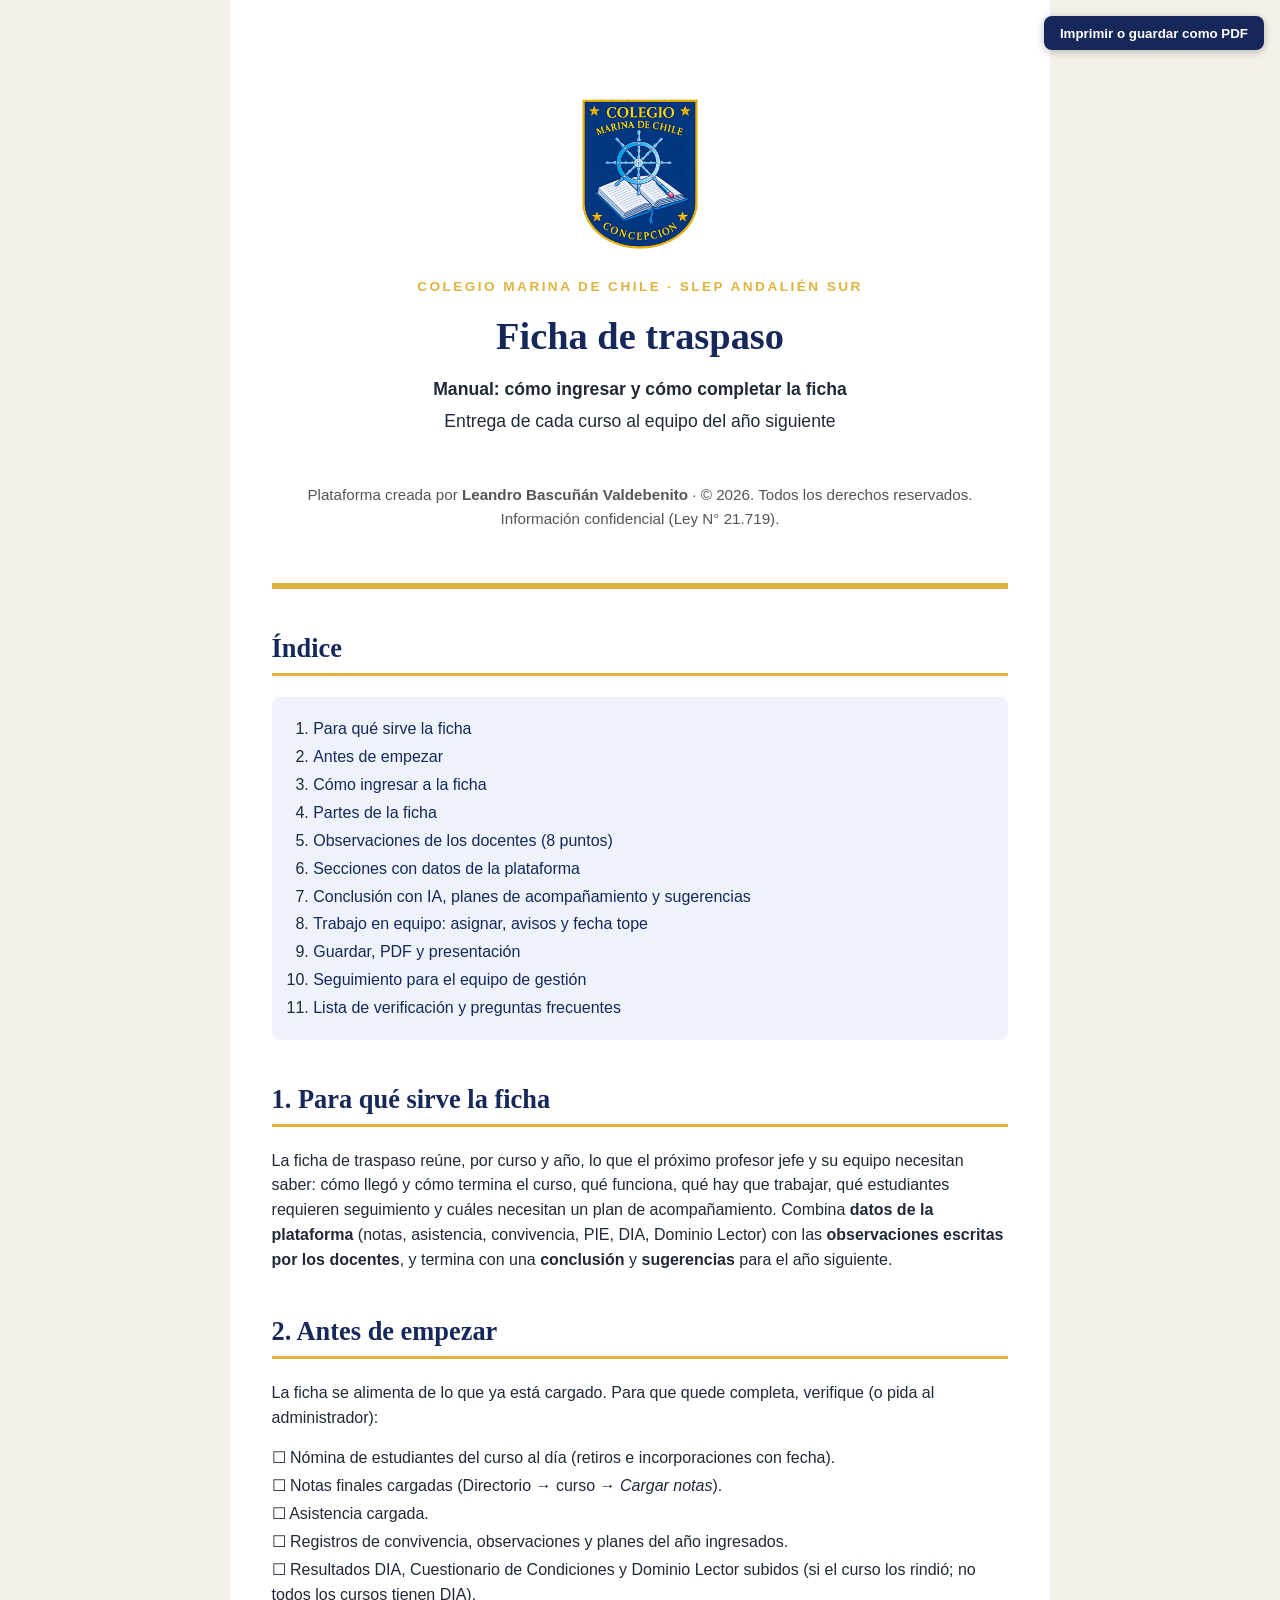
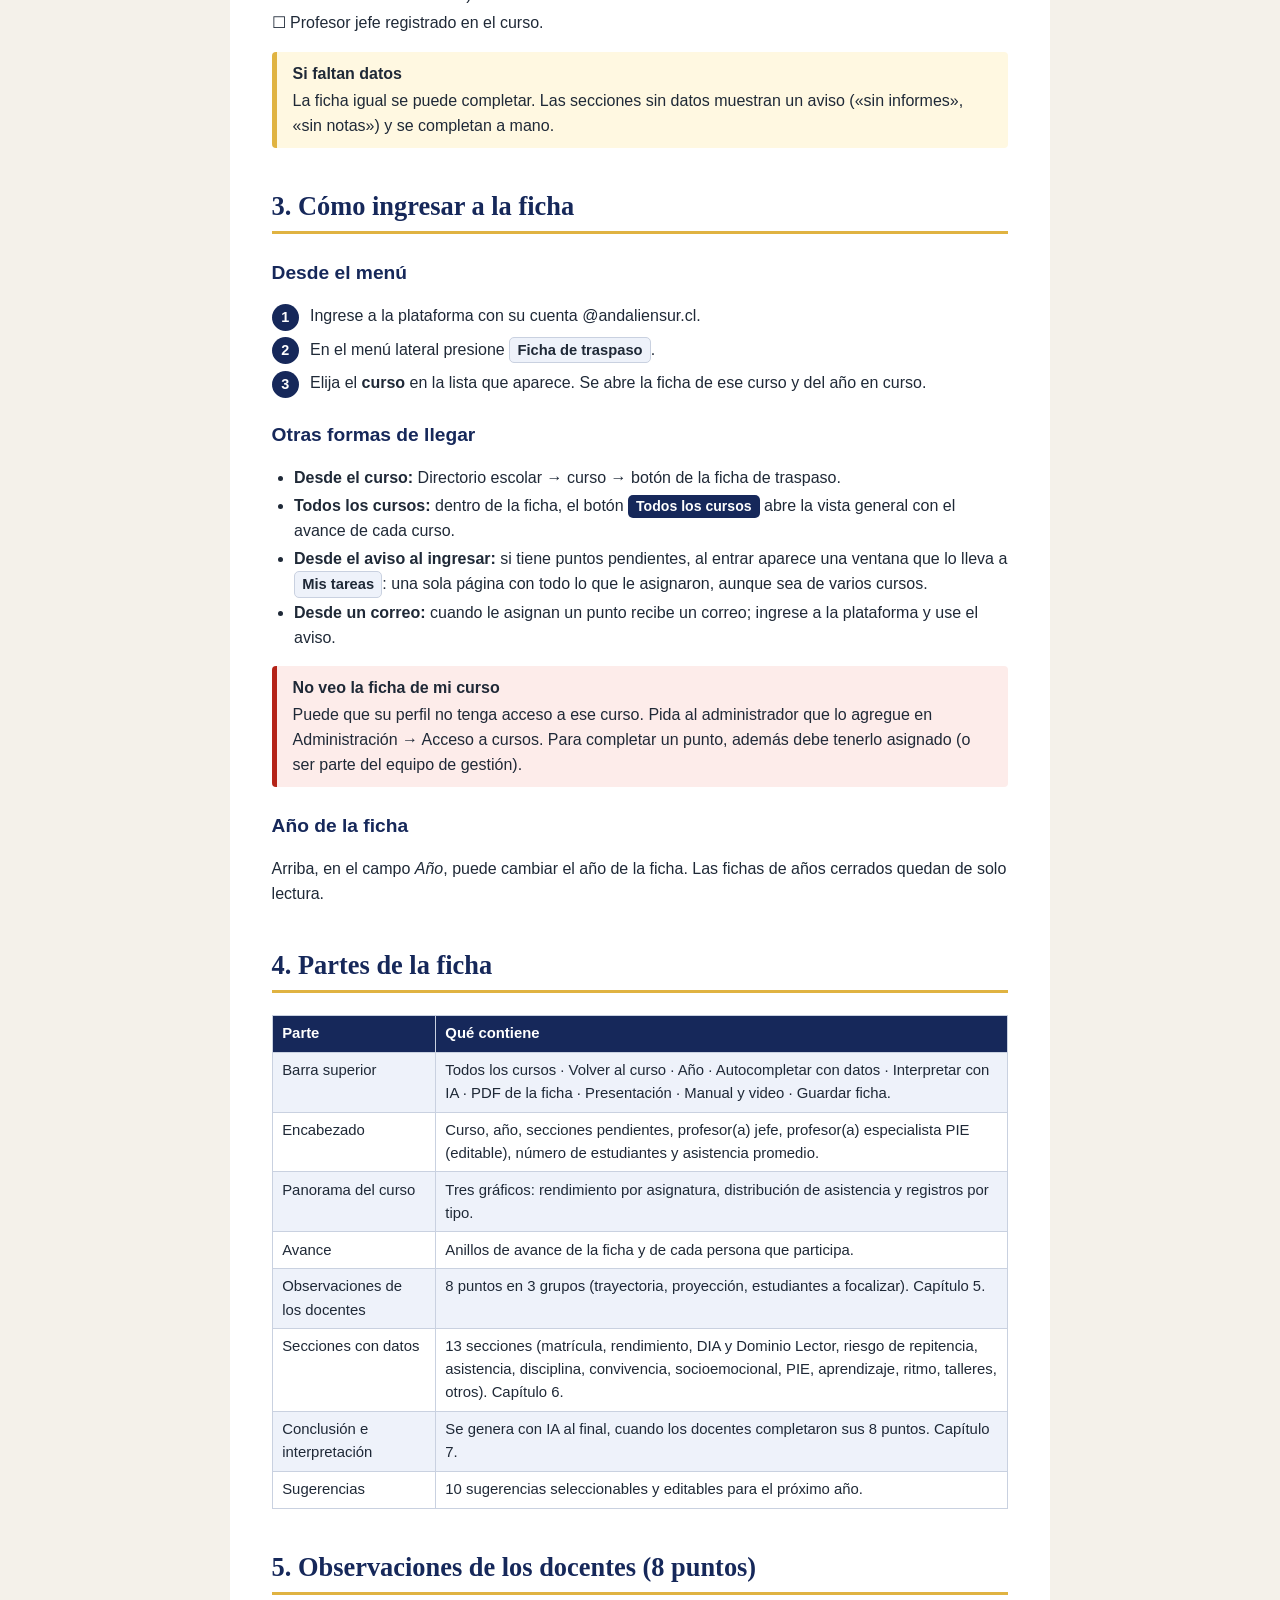
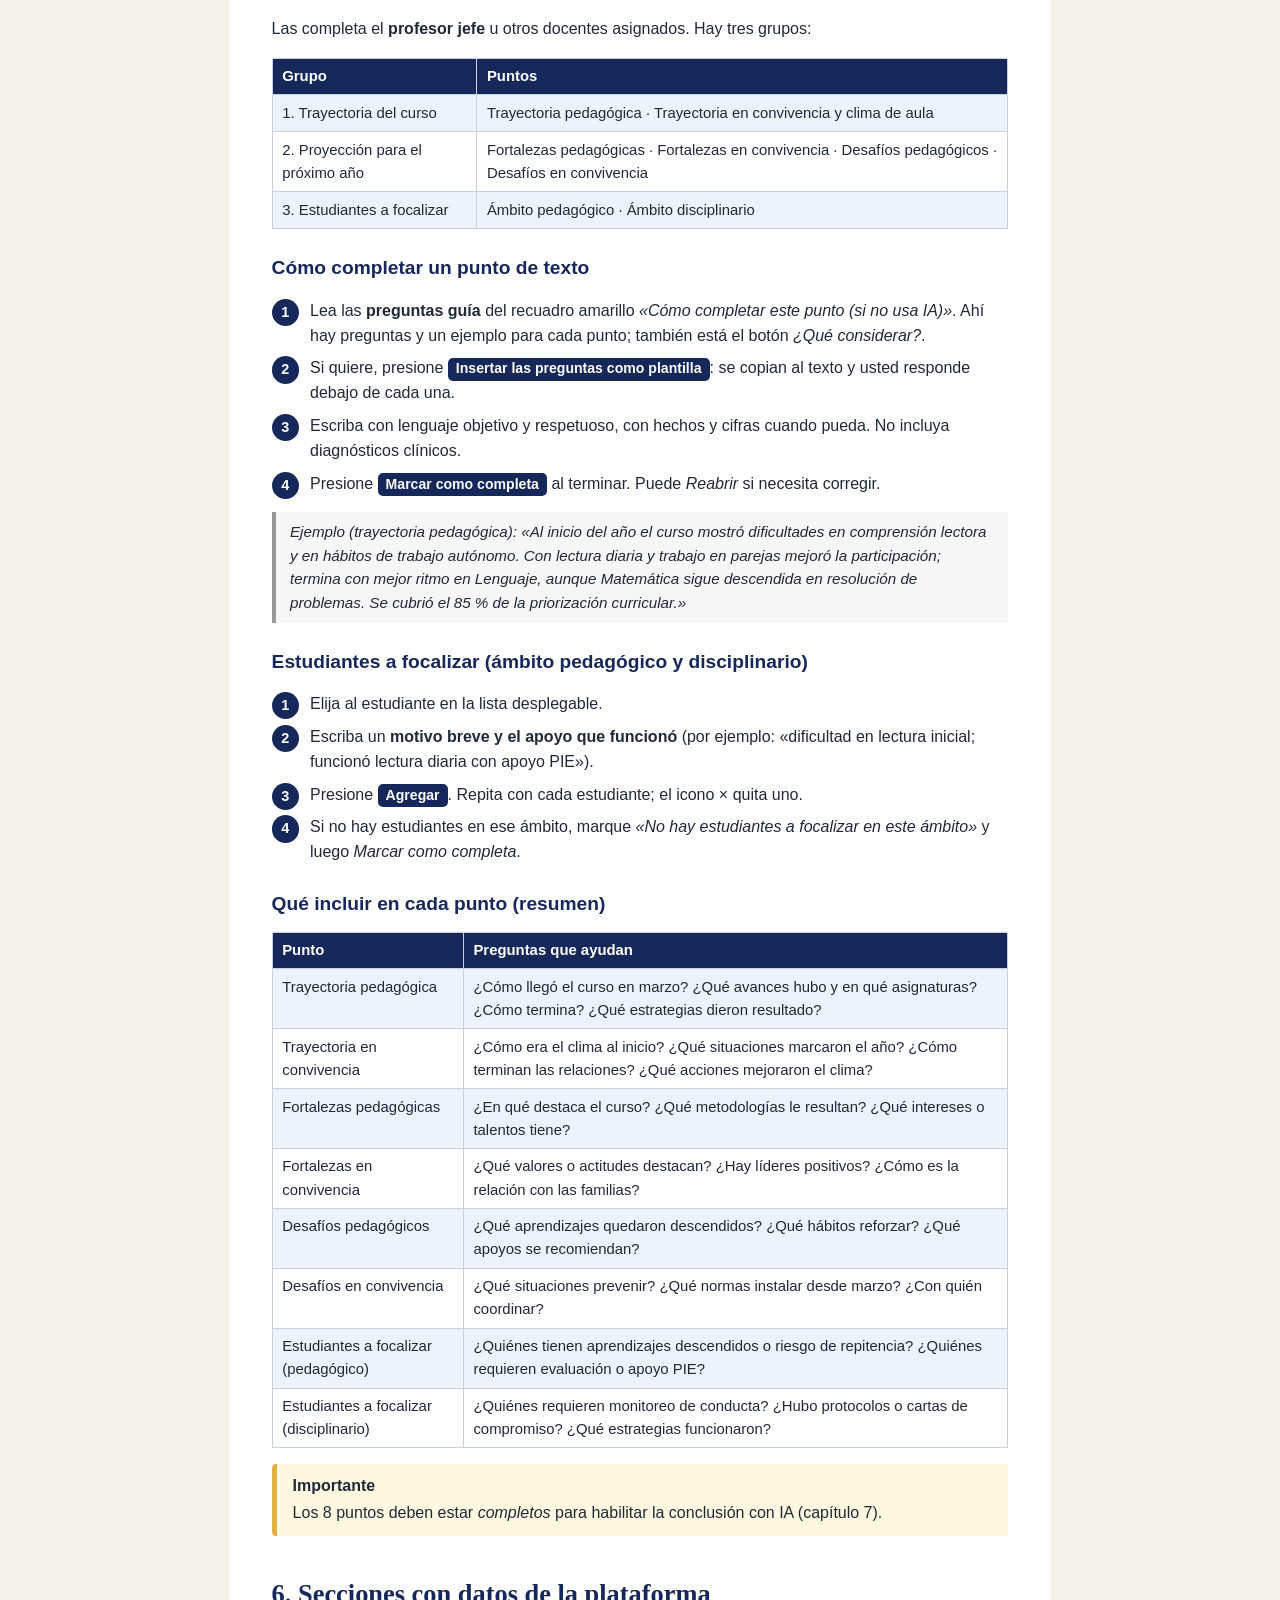
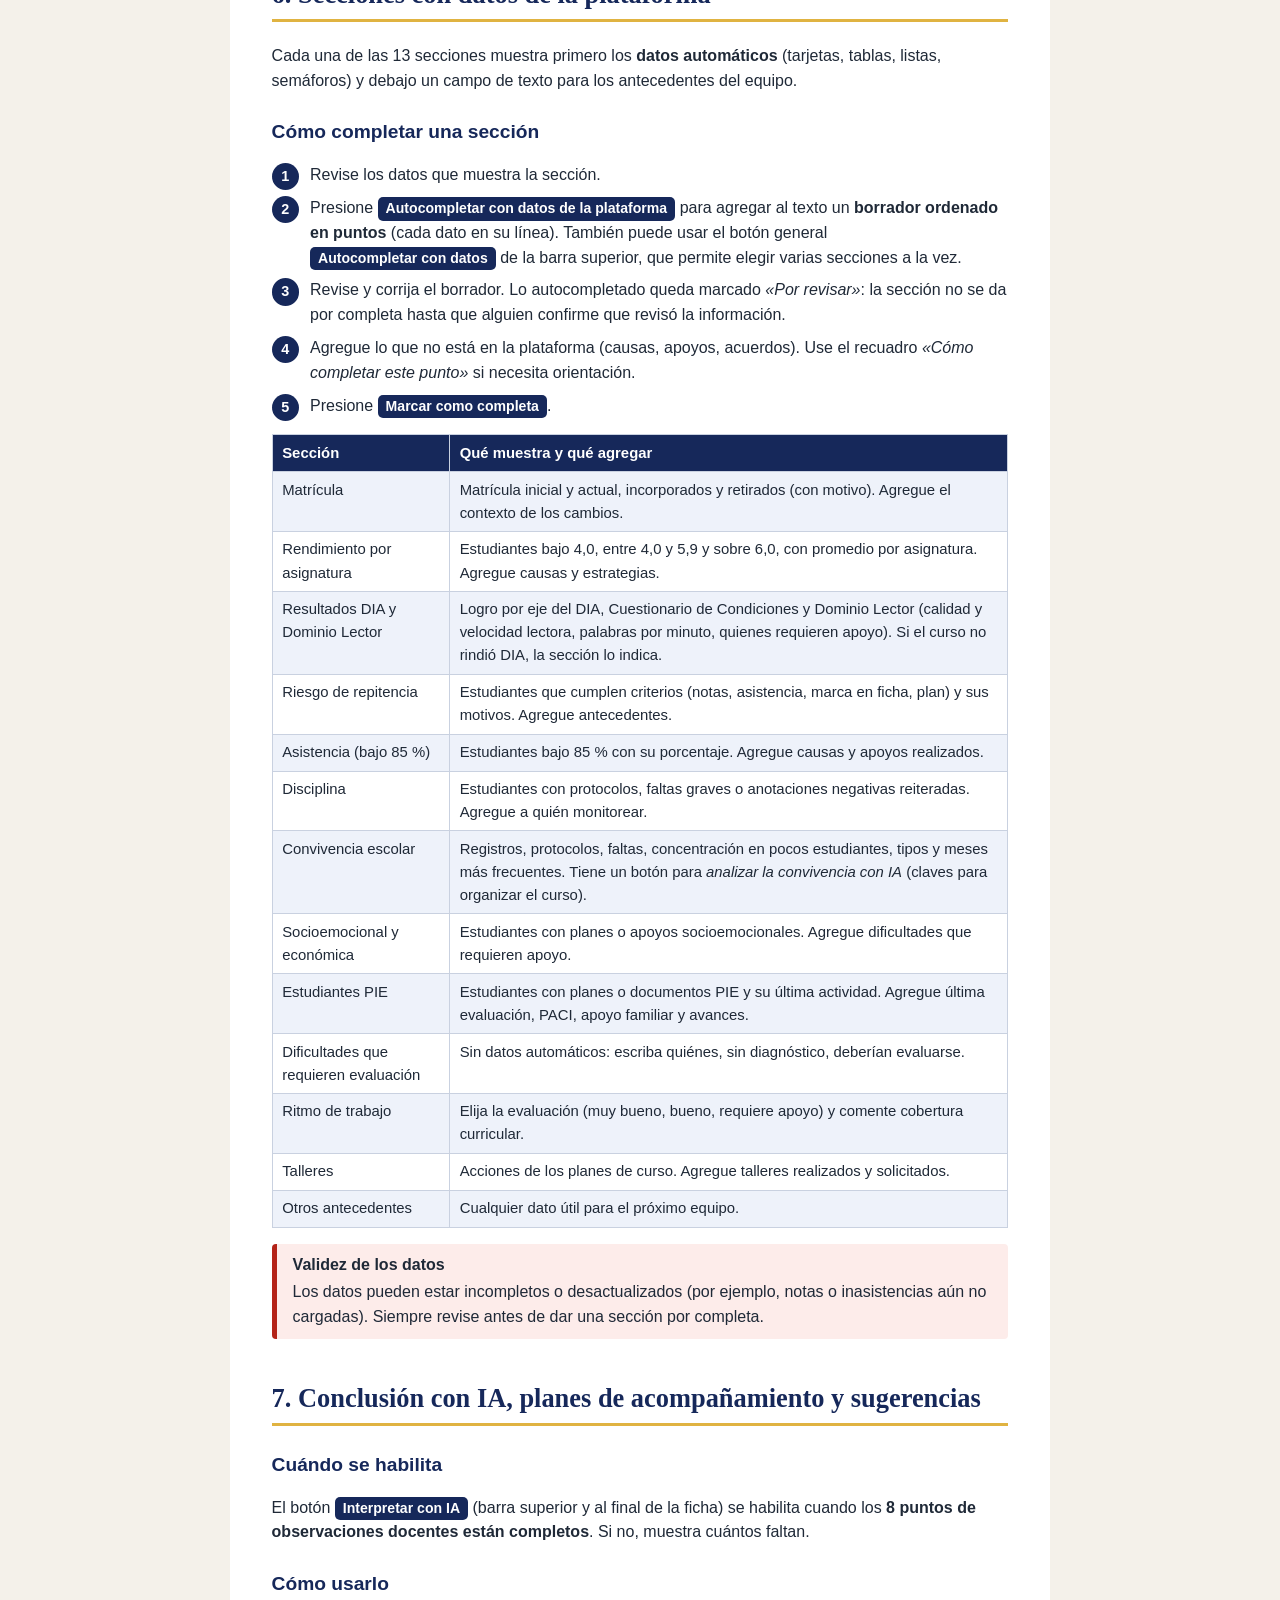
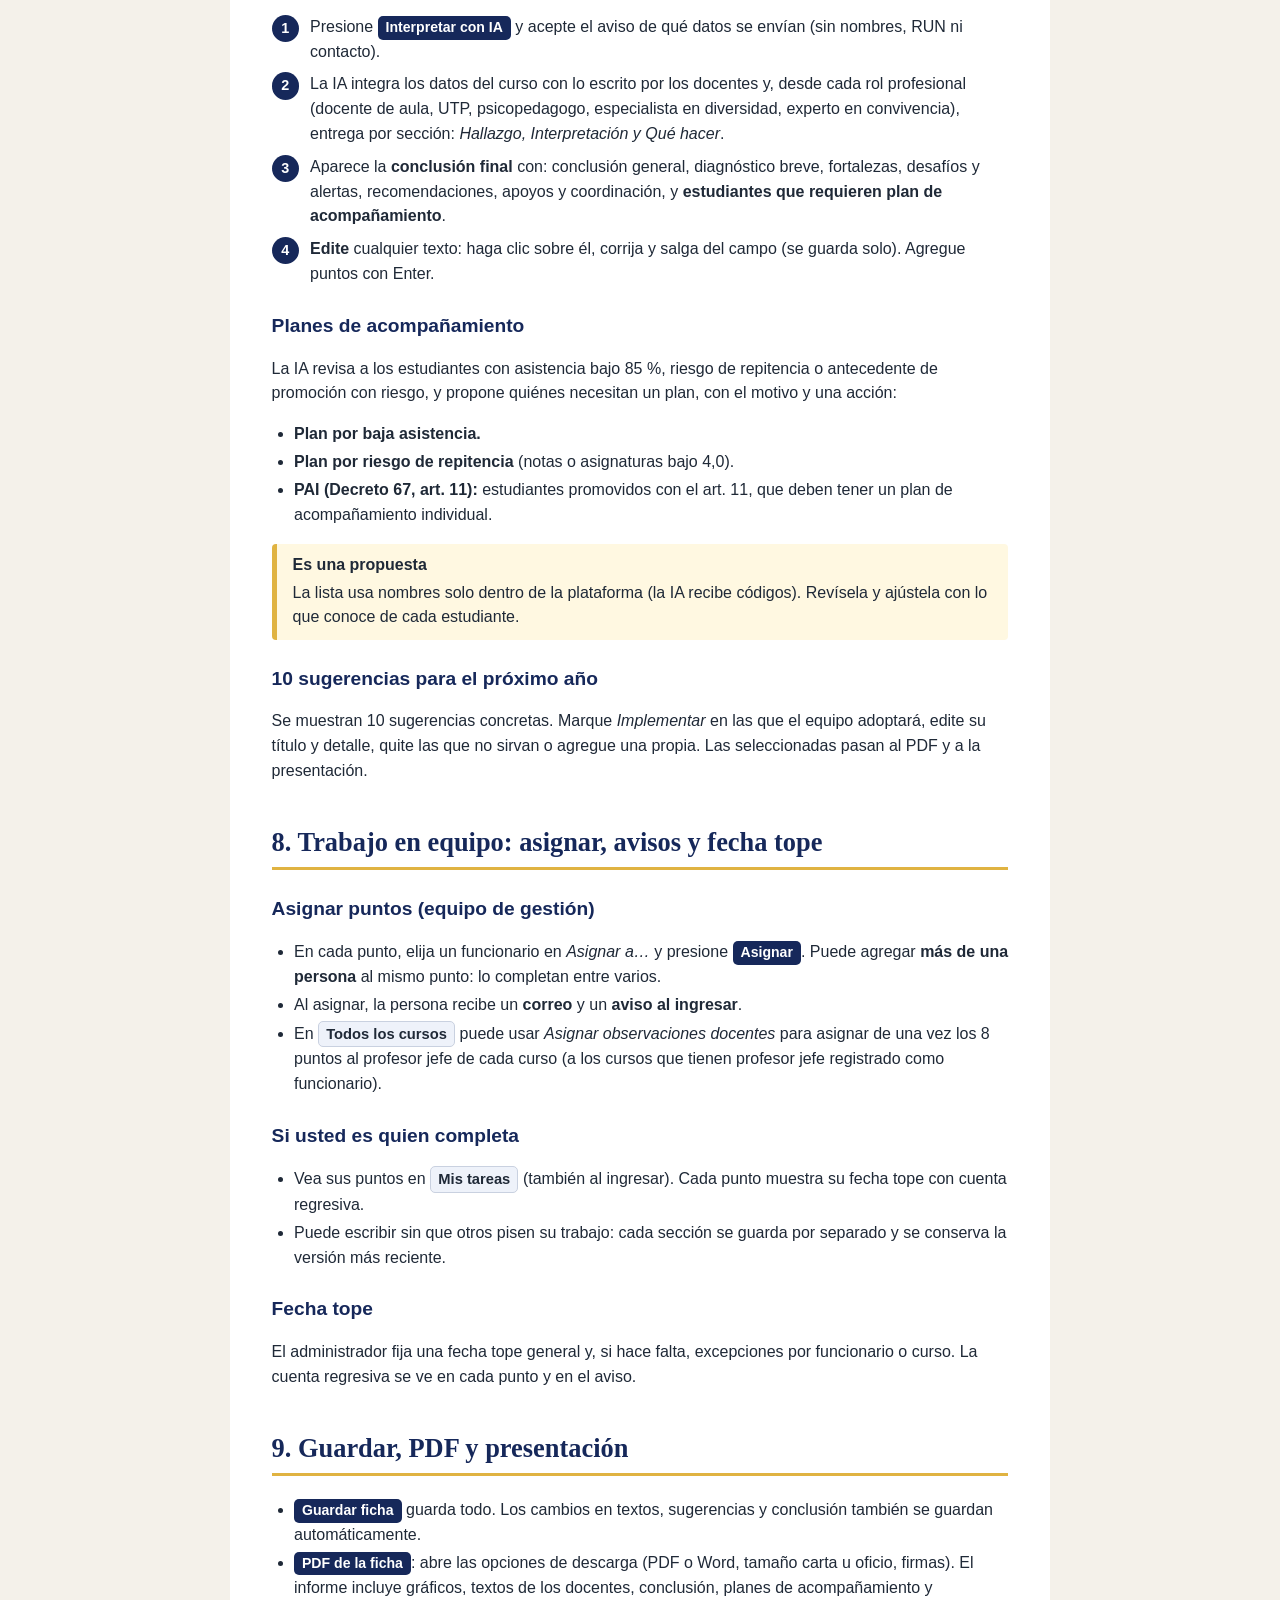
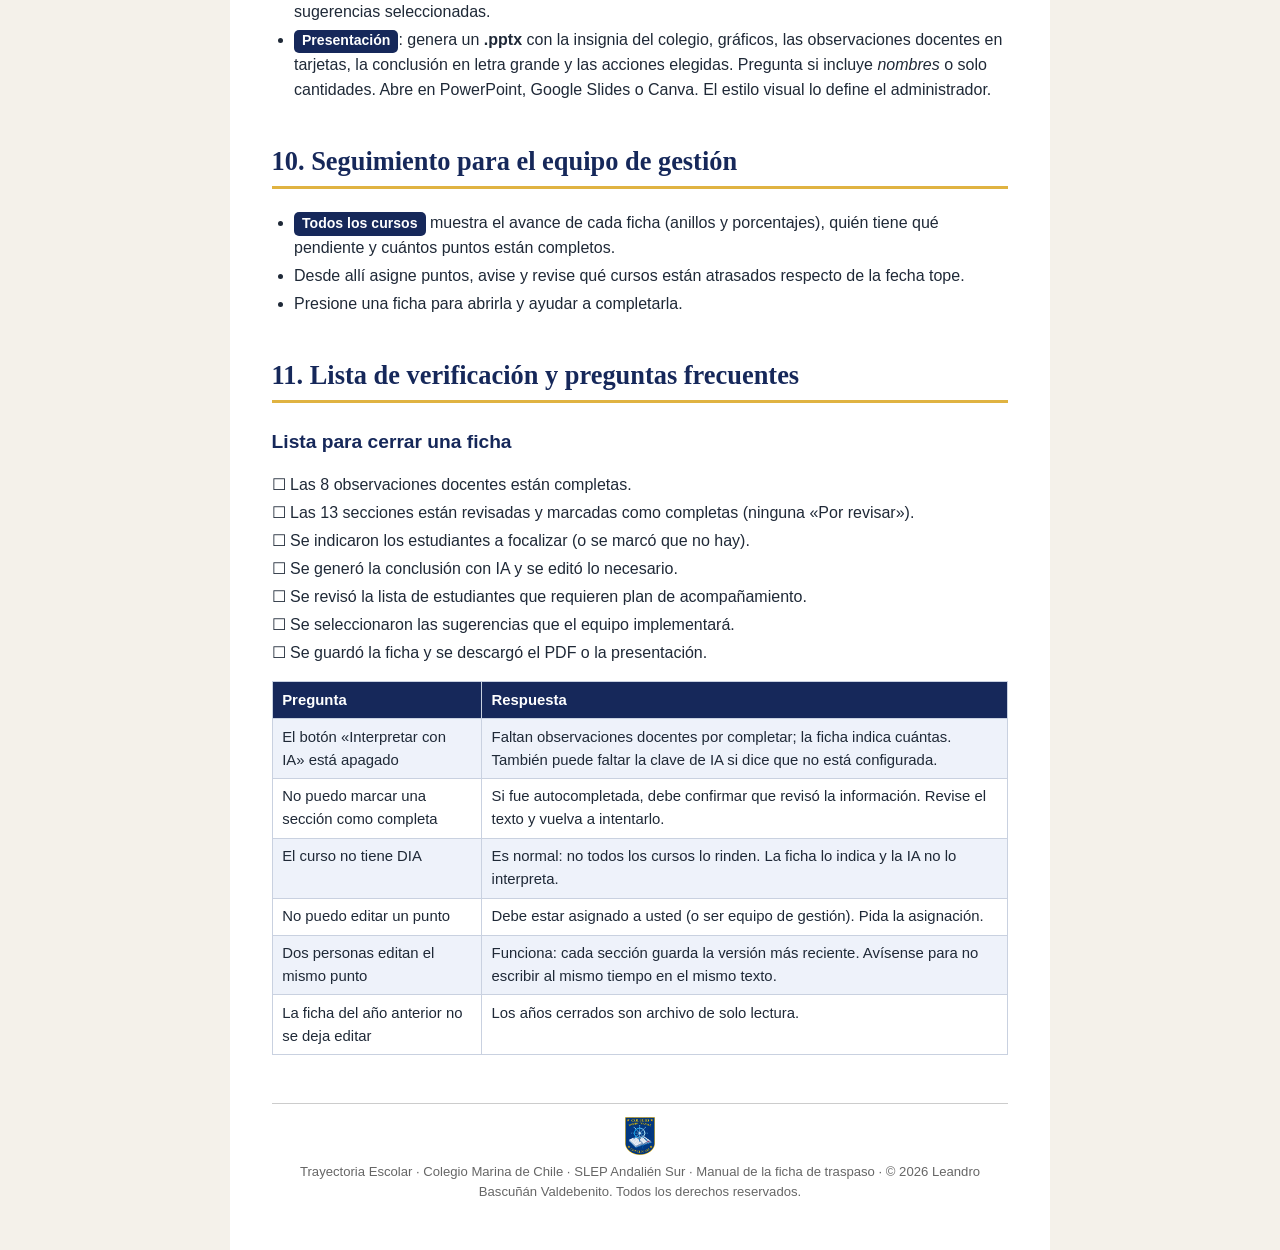
<file: manual/manual-ficha-traspaso.html>
<!doctype html>
<html lang="es">
<head>
<meta charset="utf-8">
<meta name="viewport" content="width=device-width, initial-scale=1">
<title>Manual de la ficha de traspaso · Trayectoria Escolar</title>
<!-- Trayectoria Educativa — © 2026 Leandro Bascuñán Valdebenito. Todos los derechos reservados. -->
<style>
  :root { --azul:#16285a; --dorado:#e0b341; --suave:#eef2fa; --texto:#1f2937; --ok:#1f7a4d; --alerta:#b42318; }
  * { box-sizing: border-box; }
  body { font-family: Calibri, "Segoe UI", Arial, sans-serif; color: var(--texto); line-height: 1.55; margin: 0; background: #f4f1ea; }
  .hoja { max-width: 820px; margin: 0 auto; background: #fff; padding: 2.2rem 2.6rem 3rem; }
  .portada { text-align: center; padding: 4rem 1rem 3rem; border-bottom: 6px solid var(--dorado); margin-bottom: 2rem; page-break-after: always; }
  .portada .logo { height: 150px; width: auto; margin-bottom: 1.2rem; }
  .portada .k { letter-spacing: .18em; font-size: .85rem; font-weight: 700; color: var(--dorado); }
  .portada h1 { font-size: 2.4rem; color: var(--azul); margin: .6rem 0; font-family: Georgia, serif; }
  .portada p { font-size: 1.1rem; margin: .3rem 0; }
  .portada .aut { margin-top: 3rem; font-size: .95rem; color: #555; }
  h2 { color: var(--azul); font-family: Georgia, serif; font-size: 1.65rem; border-bottom: 3px solid var(--dorado); padding-bottom: .25rem; margin-top: 2.4rem; page-break-after: avoid; }
  h3 { color: var(--azul); font-size: 1.2rem; margin: 1.5rem 0 .3rem; page-break-after: avoid; }
  p, li { font-size: 1rem; } ul, ol { padding-left: 1.4rem; } li { margin: .2rem 0; }
  table { border-collapse: collapse; width: 100%; margin: .8rem 0; font-size: .93rem; page-break-inside: avoid; }
  th, td { border: 1px solid #c9d1e0; padding: .4rem .6rem; vertical-align: top; text-align: left; }
  th { background: var(--azul); color: #fff; } tr:nth-child(even) td { background: var(--suave); }
  .caja { border-left: 5px solid var(--dorado); background: #fff8e1; padding: .6rem 1rem; margin: 1rem 0; border-radius: 4px; page-break-inside: avoid; }
  .caja.ok { border-color: var(--ok); background: #e9f7ef; } .caja.alerta { border-color: var(--alerta); background: #fdecea; }
  .caja strong:first-child { display: block; margin-bottom: .15rem; }
  .indice { background: var(--suave); padding: 1rem 1.4rem 1rem 2.6rem; border-radius: 8px; } .indice a { color: var(--azul); text-decoration: none; }
  .pasos { counter-reset: p; list-style: none; padding-left: 0; }
  .pasos li { counter-increment: p; position: relative; padding-left: 2.4rem; margin: .5rem 0; }
  .pasos li::before { content: counter(p); position: absolute; left: 0; top: 0; width: 1.7rem; height: 1.7rem; border-radius: 50%; background: var(--azul); color: #fff; font-weight: 700; text-align: center; line-height: 1.7rem; font-size: .9rem; }
  .btn { display: inline-block; background: var(--azul); color: #fff; padding: .05rem .5rem; border-radius: 5px; font-size: .88rem; font-weight: 600; }
  .menu { display: inline-block; background: #eef2fa; border: 1px solid #c9d1e0; padding: .05rem .45rem; border-radius: 5px; font-weight: 600; font-size: .92rem; }
  .ej { background: #f6f6f6; border-left: 4px solid #999; padding: .5rem .9rem; margin: .5rem 0; font-style: italic; font-size: .95rem; page-break-inside: avoid; }
  ul.check { padding-left: 0; } .check li { list-style: none; } .check li::before { content: "☐ "; }
  .imprimir { position: fixed; right: 1rem; top: 1rem; background: var(--azul); color: #fff; border: 0; padding: .6rem 1rem; border-radius: 8px; font-weight: 700; cursor: pointer; box-shadow: 0 2px 8px rgba(0,0,0,.25); }
  footer { margin-top: 3rem; border-top: 1px solid #ccc; padding-top: .8rem; font-size: .82rem; color: #666; text-align: center; }
  @media print { body { background: #fff; } .hoja { padding: 0; max-width: none; } .imprimir { display: none; } h2 { page-break-before: always; } h2:first-of-type { page-break-before: auto; } @page { size: letter; margin: 18mm 16mm; } }
  @media (max-width: 640px) { .hoja { padding: 1.2rem; } }
</style>
</head>
<body>
<button class="imprimir" onclick="window.print()">Imprimir o guardar como PDF</button>
<div class="hoja">

<div class="portada">
  <img class="logo" src="../img/logo-colegio.png" alt="Colegio Marina de Chile">
  <div class="k">COLEGIO MARINA DE CHILE · SLEP ANDALIÉN SUR</div>
  <h1>Ficha de traspaso</h1>
  <p><strong>Manual: cómo ingresar y cómo completar la ficha</strong></p>
  <p>Entrega de cada curso al equipo del año siguiente</p>
  <p class="aut">Plataforma creada por <strong>Leandro Bascuñán Valdebenito</strong> · © 2026. Todos los derechos reservados.<br>Información confidencial (Ley N° 21.719).</p>
</div>

<h2 id="indice">Índice</h2>
<ol class="indice">
  <li><a href="#a1">Para qué sirve la ficha</a></li>
  <li><a href="#a2">Antes de empezar</a></li>
  <li><a href="#a3">Cómo ingresar a la ficha</a></li>
  <li><a href="#a4">Partes de la ficha</a></li>
  <li><a href="#a5">Observaciones de los docentes (8 puntos)</a></li>
  <li><a href="#a6">Secciones con datos de la plataforma</a></li>
  <li><a href="#a7">Conclusión con IA, planes de acompañamiento y sugerencias</a></li>
  <li><a href="#a8">Trabajo en equipo: asignar, avisos y fecha tope</a></li>
  <li><a href="#a9">Guardar, PDF y presentación</a></li>
  <li><a href="#a10">Seguimiento para el equipo de gestión</a></li>
  <li><a href="#a11">Lista de verificación y preguntas frecuentes</a></li>
</ol>

<h2 id="a1">1. Para qué sirve la ficha</h2>
<p>La ficha de traspaso reúne, por curso y año, lo que el próximo profesor jefe y su equipo necesitan saber: cómo llegó y cómo termina el curso, qué funciona, qué hay que trabajar, qué estudiantes requieren seguimiento y cuáles necesitan un plan de acompañamiento. Combina <strong>datos de la plataforma</strong> (notas, asistencia, convivencia, PIE, DIA, Dominio Lector) con las <strong>observaciones escritas por los docentes</strong>, y termina con una <strong>conclusión</strong> y <strong>sugerencias</strong> para el año siguiente.</p>

<h2 id="a2">2. Antes de empezar</h2>
<p>La ficha se alimenta de lo que ya está cargado. Para que quede completa, verifique (o pida al administrador):</p>
<ul class="check">
<li>Nómina de estudiantes del curso al día (retiros e incorporaciones con fecha).</li>
<li>Notas finales cargadas (Directorio → curso → <em>Cargar notas</em>).</li>
<li>Asistencia cargada.</li>
<li>Registros de convivencia, observaciones y planes del año ingresados.</li>
<li>Resultados DIA, Cuestionario de Condiciones y Dominio Lector subidos (si el curso los rindió; no todos los cursos tienen DIA).</li>
<li>Profesor jefe registrado en el curso.</li>
</ul>
<div class="caja"><strong>Si faltan datos</strong>La ficha igual se puede completar. Las secciones sin datos muestran un aviso («sin informes», «sin notas») y se completan a mano.</div>

<h2 id="a3">3. Cómo ingresar a la ficha</h2>
<h3>Desde el menú</h3>
<ol class="pasos">
<li>Ingrese a la plataforma con su cuenta @andaliensur.cl.</li>
<li>En el menú lateral presione <span class="menu">Ficha de traspaso</span>.</li>
<li>Elija el <strong>curso</strong> en la lista que aparece. Se abre la ficha de ese curso y del año en curso.</li>
</ol>
<h3>Otras formas de llegar</h3>
<ul>
<li><strong>Desde el curso:</strong> Directorio escolar → curso → botón de la ficha de traspaso.</li>
<li><strong>Todos los cursos:</strong> dentro de la ficha, el botón <span class="btn">Todos los cursos</span> abre la vista general con el avance de cada curso.</li>
<li><strong>Desde el aviso al ingresar:</strong> si tiene puntos pendientes, al entrar aparece una ventana que lo lleva a <span class="menu">Mis tareas</span>: una sola página con todo lo que le asignaron, aunque sea de varios cursos.</li>
<li><strong>Desde un correo:</strong> cuando le asignan un punto recibe un correo; ingrese a la plataforma y use el aviso.</li>
</ul>
<div class="caja alerta"><strong>No veo la ficha de mi curso</strong>Puede que su perfil no tenga acceso a ese curso. Pida al administrador que lo agregue en Administración → Acceso a cursos. Para completar un punto, además debe tenerlo asignado (o ser parte del equipo de gestión).</div>
<h3>Año de la ficha</h3>
<p>Arriba, en el campo <em>Año</em>, puede cambiar el año de la ficha. Las fichas de años cerrados quedan de solo lectura.</p>

<h2 id="a4">4. Partes de la ficha</h2>
<table>
<tr><th>Parte</th><th>Qué contiene</th></tr>
<tr><td>Barra superior</td><td>Todos los cursos · Volver al curso · Año · Autocompletar con datos · Interpretar con IA · PDF de la ficha · Presentación · Manual y video · Guardar ficha.</td></tr>
<tr><td>Encabezado</td><td>Curso, año, secciones pendientes, profesor(a) jefe, profesor(a) especialista PIE (editable), número de estudiantes y asistencia promedio.</td></tr>
<tr><td>Panorama del curso</td><td>Tres gráficos: rendimiento por asignatura, distribución de asistencia y registros por tipo.</td></tr>
<tr><td>Avance</td><td>Anillos de avance de la ficha y de cada persona que participa.</td></tr>
<tr><td>Observaciones de los docentes</td><td>8 puntos en 3 grupos (trayectoria, proyección, estudiantes a focalizar). Capítulo 5.</td></tr>
<tr><td>Secciones con datos</td><td>13 secciones (matrícula, rendimiento, DIA y Dominio Lector, riesgo de repitencia, asistencia, disciplina, convivencia, socioemocional, PIE, aprendizaje, ritmo, talleres, otros). Capítulo 6.</td></tr>
<tr><td>Conclusión e interpretación</td><td>Se genera con IA al final, cuando los docentes completaron sus 8 puntos. Capítulo 7.</td></tr>
<tr><td>Sugerencias</td><td>10 sugerencias seleccionables y editables para el próximo año.</td></tr>
</table>

<h2 id="a5">5. Observaciones de los docentes (8 puntos)</h2>
<p>Las completa el <strong>profesor jefe</strong> u otros docentes asignados. Hay tres grupos:</p>
<table>
<tr><th>Grupo</th><th>Puntos</th></tr>
<tr><td>1. Trayectoria del curso</td><td>Trayectoria pedagógica · Trayectoria en convivencia y clima de aula</td></tr>
<tr><td>2. Proyección para el próximo año</td><td>Fortalezas pedagógicas · Fortalezas en convivencia · Desafíos pedagógicos · Desafíos en convivencia</td></tr>
<tr><td>3. Estudiantes a focalizar</td><td>Ámbito pedagógico · Ámbito disciplinario</td></tr>
</table>
<h3>Cómo completar un punto de texto</h3>
<ol class="pasos">
<li>Lea las <strong>preguntas guía</strong> del recuadro amarillo <em>«Cómo completar este punto (si no usa IA)»</em>. Ahí hay preguntas y un ejemplo para cada punto; también está el botón <em>¿Qué considerar?</em>.</li>
<li>Si quiere, presione <span class="btn">Insertar las preguntas como plantilla</span>: se copian al texto y usted responde debajo de cada una.</li>
<li>Escriba con lenguaje objetivo y respetuoso, con hechos y cifras cuando pueda. No incluya diagnósticos clínicos.</li>
<li>Presione <span class="btn">Marcar como completa</span> al terminar. Puede <em>Reabrir</em> si necesita corregir.</li>
</ol>
<div class="ej">Ejemplo (trayectoria pedagógica): «Al inicio del año el curso mostró dificultades en comprensión lectora y en hábitos de trabajo autónomo. Con lectura diaria y trabajo en parejas mejoró la participación; termina con mejor ritmo en Lenguaje, aunque Matemática sigue descendida en resolución de problemas. Se cubrió el 85 % de la priorización curricular.»</div>
<h3>Estudiantes a focalizar (ámbito pedagógico y disciplinario)</h3>
<ol class="pasos">
<li>Elija al estudiante en la lista desplegable.</li>
<li>Escriba un <strong>motivo breve y el apoyo que funcionó</strong> (por ejemplo: «dificultad en lectura inicial; funcionó lectura diaria con apoyo PIE»).</li>
<li>Presione <span class="btn">Agregar</span>. Repita con cada estudiante; el icono × quita uno.</li>
<li>Si no hay estudiantes en ese ámbito, marque <em>«No hay estudiantes a focalizar en este ámbito»</em> y luego <em>Marcar como completa</em>.</li>
</ol>
<h3>Qué incluir en cada punto (resumen)</h3>
<table>
<tr><th>Punto</th><th>Preguntas que ayudan</th></tr>
<tr><td>Trayectoria pedagógica</td><td>¿Cómo llegó el curso en marzo? ¿Qué avances hubo y en qué asignaturas? ¿Cómo termina? ¿Qué estrategias dieron resultado?</td></tr>
<tr><td>Trayectoria en convivencia</td><td>¿Cómo era el clima al inicio? ¿Qué situaciones marcaron el año? ¿Cómo terminan las relaciones? ¿Qué acciones mejoraron el clima?</td></tr>
<tr><td>Fortalezas pedagógicas</td><td>¿En qué destaca el curso? ¿Qué metodologías le resultan? ¿Qué intereses o talentos tiene?</td></tr>
<tr><td>Fortalezas en convivencia</td><td>¿Qué valores o actitudes destacan? ¿Hay líderes positivos? ¿Cómo es la relación con las familias?</td></tr>
<tr><td>Desafíos pedagógicos</td><td>¿Qué aprendizajes quedaron descendidos? ¿Qué hábitos reforzar? ¿Qué apoyos se recomiendan?</td></tr>
<tr><td>Desafíos en convivencia</td><td>¿Qué situaciones prevenir? ¿Qué normas instalar desde marzo? ¿Con quién coordinar?</td></tr>
<tr><td>Estudiantes a focalizar (pedagógico)</td><td>¿Quiénes tienen aprendizajes descendidos o riesgo de repitencia? ¿Quiénes requieren evaluación o apoyo PIE?</td></tr>
<tr><td>Estudiantes a focalizar (disciplinario)</td><td>¿Quiénes requieren monitoreo de conducta? ¿Hubo protocolos o cartas de compromiso? ¿Qué estrategias funcionaron?</td></tr>
</table>
<div class="caja"><strong>Importante</strong>Los 8 puntos deben estar <em>completos</em> para habilitar la conclusión con IA (capítulo 7).</div>

<h2 id="a6">6. Secciones con datos de la plataforma</h2>
<p>Cada una de las 13 secciones muestra primero los <strong>datos automáticos</strong> (tarjetas, tablas, listas, semáforos) y debajo un campo de texto para los antecedentes del equipo.</p>
<h3>Cómo completar una sección</h3>
<ol class="pasos">
<li>Revise los datos que muestra la sección.</li>
<li>Presione <span class="btn">Autocompletar con datos de la plataforma</span> para agregar al texto un <strong>borrador ordenado en puntos</strong> (cada dato en su línea). También puede usar el botón general <span class="btn">Autocompletar con datos</span> de la barra superior, que permite elegir varias secciones a la vez.</li>
<li>Revise y corrija el borrador. Lo autocompletado queda marcado <em>«Por revisar»</em>: la sección no se da por completa hasta que alguien confirme que revisó la información.</li>
<li>Agregue lo que no está en la plataforma (causas, apoyos, acuerdos). Use el recuadro <em>«Cómo completar este punto»</em> si necesita orientación.</li>
<li>Presione <span class="btn">Marcar como completa</span>.</li>
</ol>
<table>
<tr><th>Sección</th><th>Qué muestra y qué agregar</th></tr>
<tr><td>Matrícula</td><td>Matrícula inicial y actual, incorporados y retirados (con motivo). Agregue el contexto de los cambios.</td></tr>
<tr><td>Rendimiento por asignatura</td><td>Estudiantes bajo 4,0, entre 4,0 y 5,9 y sobre 6,0, con promedio por asignatura. Agregue causas y estrategias.</td></tr>
<tr><td>Resultados DIA y Dominio Lector</td><td>Logro por eje del DIA, Cuestionario de Condiciones y Dominio Lector (calidad y velocidad lectora, palabras por minuto, quienes requieren apoyo). Si el curso no rindió DIA, la sección lo indica.</td></tr>
<tr><td>Riesgo de repitencia</td><td>Estudiantes que cumplen criterios (notas, asistencia, marca en ficha, plan) y sus motivos. Agregue antecedentes.</td></tr>
<tr><td>Asistencia (bajo 85 %)</td><td>Estudiantes bajo 85 % con su porcentaje. Agregue causas y apoyos realizados.</td></tr>
<tr><td>Disciplina</td><td>Estudiantes con protocolos, faltas graves o anotaciones negativas reiteradas. Agregue a quién monitorear.</td></tr>
<tr><td>Convivencia escolar</td><td>Registros, protocolos, faltas, concentración en pocos estudiantes, tipos y meses más frecuentes. Tiene un botón para <em>analizar la convivencia con IA</em> (claves para organizar el curso).</td></tr>
<tr><td>Socioemocional y económica</td><td>Estudiantes con planes o apoyos socioemocionales. Agregue dificultades que requieren apoyo.</td></tr>
<tr><td>Estudiantes PIE</td><td>Estudiantes con planes o documentos PIE y su última actividad. Agregue última evaluación, PACI, apoyo familiar y avances.</td></tr>
<tr><td>Dificultades que requieren evaluación</td><td>Sin datos automáticos: escriba quiénes, sin diagnóstico, deberían evaluarse.</td></tr>
<tr><td>Ritmo de trabajo</td><td>Elija la evaluación (muy bueno, bueno, requiere apoyo) y comente cobertura curricular.</td></tr>
<tr><td>Talleres</td><td>Acciones de los planes de curso. Agregue talleres realizados y solicitados.</td></tr>
<tr><td>Otros antecedentes</td><td>Cualquier dato útil para el próximo equipo.</td></tr>
</table>
<div class="caja alerta"><strong>Validez de los datos</strong>Los datos pueden estar incompletos o desactualizados (por ejemplo, notas o inasistencias aún no cargadas). Siempre revise antes de dar una sección por completa.</div>

<h2 id="a7">7. Conclusión con IA, planes de acompañamiento y sugerencias</h2>
<h3>Cuándo se habilita</h3>
<p>El botón <span class="btn">Interpretar con IA</span> (barra superior y al final de la ficha) se habilita cuando los <strong>8 puntos de observaciones docentes están completos</strong>. Si no, muestra cuántos faltan.</p>
<h3>Cómo usarlo</h3>
<ol class="pasos">
<li>Presione <span class="btn">Interpretar con IA</span> y acepte el aviso de qué datos se envían (sin nombres, RUN ni contacto).</li>
<li>La IA integra los datos del curso con lo escrito por los docentes y, desde cada rol profesional (docente de aula, UTP, psicopedagogo, especialista en diversidad, experto en convivencia), entrega por sección: <em>Hallazgo, Interpretación y Qué hacer</em>.</li>
<li>Aparece la <strong>conclusión final</strong> con: conclusión general, diagnóstico breve, fortalezas, desafíos y alertas, recomendaciones, apoyos y coordinación, y <strong>estudiantes que requieren plan de acompañamiento</strong>.</li>
<li><strong>Edite</strong> cualquier texto: haga clic sobre él, corrija y salga del campo (se guarda solo). Agregue puntos con Enter.</li>
</ol>
<h3>Planes de acompañamiento</h3>
<p>La IA revisa a los estudiantes con asistencia bajo 85 %, riesgo de repitencia o antecedente de promoción con riesgo, y propone quiénes necesitan un plan, con el motivo y una acción:</p>
<ul>
<li><strong>Plan por baja asistencia.</strong></li>
<li><strong>Plan por riesgo de repitencia</strong> (notas o asignaturas bajo 4,0).</li>
<li><strong>PAI (Decreto 67, art. 11):</strong> estudiantes promovidos con el art. 11, que deben tener un plan de acompañamiento individual.</li>
</ul>
<div class="caja"><strong>Es una propuesta</strong>La lista usa nombres solo dentro de la plataforma (la IA recibe códigos). Revísela y ajústela con lo que conoce de cada estudiante.</div>
<h3>10 sugerencias para el próximo año</h3>
<p>Se muestran 10 sugerencias concretas. Marque <em>Implementar</em> en las que el equipo adoptará, edite su título y detalle, quite las que no sirvan o agregue una propia. Las seleccionadas pasan al PDF y a la presentación.</p>

<h2 id="a8">8. Trabajo en equipo: asignar, avisos y fecha tope</h2>
<h3>Asignar puntos (equipo de gestión)</h3>
<ul>
<li>En cada punto, elija un funcionario en <em>Asignar a…</em> y presione <span class="btn">Asignar</span>. Puede agregar <strong>más de una persona</strong> al mismo punto: lo completan entre varios.</li>
<li>Al asignar, la persona recibe un <strong>correo</strong> y un <strong>aviso al ingresar</strong>.</li>
<li>En <span class="menu">Todos los cursos</span> puede usar <em>Asignar observaciones docentes</em> para asignar de una vez los 8 puntos al profesor jefe de cada curso (a los cursos que tienen profesor jefe registrado como funcionario).</li>
</ul>
<h3>Si usted es quien completa</h3>
<ul>
<li>Vea sus puntos en <span class="menu">Mis tareas</span> (también al ingresar). Cada punto muestra su fecha tope con cuenta regresiva.</li>
<li>Puede escribir sin que otros pisen su trabajo: cada sección se guarda por separado y se conserva la versión más reciente.</li>
</ul>
<h3>Fecha tope</h3>
<p>El administrador fija una fecha tope general y, si hace falta, excepciones por funcionario o curso. La cuenta regresiva se ve en cada punto y en el aviso.</p>

<h2 id="a9">9. Guardar, PDF y presentación</h2>
<ul>
<li><span class="btn">Guardar ficha</span> guarda todo. Los cambios en textos, sugerencias y conclusión también se guardan automáticamente.</li>
<li><span class="btn">PDF de la ficha</span>: abre las opciones de descarga (PDF o Word, tamaño carta u oficio, firmas). El informe incluye gráficos, textos de los docentes, conclusión, planes de acompañamiento y sugerencias seleccionadas.</li>
<li><span class="btn">Presentación</span>: genera un <strong>.pptx</strong> con la insignia del colegio, gráficos, las observaciones docentes en tarjetas, la conclusión en letra grande y las acciones elegidas. Pregunta si incluye <em>nombres</em> o solo cantidades. Abre en PowerPoint, Google Slides o Canva. El estilo visual lo define el administrador.</li>
</ul>

<h2 id="a10">10. Seguimiento para el equipo de gestión</h2>
<ul>
<li><span class="btn">Todos los cursos</span> muestra el avance de cada ficha (anillos y porcentajes), quién tiene qué pendiente y cuántos puntos están completos.</li>
<li>Desde allí asigne puntos, avise y revise qué cursos están atrasados respecto de la fecha tope.</li>
<li>Presione una ficha para abrirla y ayudar a completarla.</li>
</ul>

<h2 id="a11">11. Lista de verificación y preguntas frecuentes</h2>
<h3>Lista para cerrar una ficha</h3>
<ul class="check">
<li>Las 8 observaciones docentes están completas.</li>
<li>Las 13 secciones están revisadas y marcadas como completas (ninguna «Por revisar»).</li>
<li>Se indicaron los estudiantes a focalizar (o se marcó que no hay).</li>
<li>Se generó la conclusión con IA y se editó lo necesario.</li>
<li>Se revisó la lista de estudiantes que requieren plan de acompañamiento.</li>
<li>Se seleccionaron las sugerencias que el equipo implementará.</li>
<li>Se guardó la ficha y se descargó el PDF o la presentación.</li>
</ul>
<table>
<tr><th>Pregunta</th><th>Respuesta</th></tr>
<tr><td>El botón «Interpretar con IA» está apagado</td><td>Faltan observaciones docentes por completar; la ficha indica cuántas. También puede faltar la clave de IA si dice que no está configurada.</td></tr>
<tr><td>No puedo marcar una sección como completa</td><td>Si fue autocompletada, debe confirmar que revisó la información. Revise el texto y vuelva a intentarlo.</td></tr>
<tr><td>El curso no tiene DIA</td><td>Es normal: no todos los cursos lo rinden. La ficha lo indica y la IA no lo interpreta.</td></tr>
<tr><td>No puedo editar un punto</td><td>Debe estar asignado a usted (o ser equipo de gestión). Pida la asignación.</td></tr>
<tr><td>Dos personas editan el mismo punto</td><td>Funciona: cada sección guarda la versión más reciente. Avísense para no escribir al mismo tiempo en el mismo texto.</td></tr>
<tr><td>La ficha del año anterior no se deja editar</td><td>Los años cerrados son archivo de solo lectura.</td></tr>
</table>

<footer><img src="../img/logo-colegio.png" alt="" style="height:38px;display:block;margin:0 auto .4rem">Trayectoria Escolar · Colegio Marina de Chile · SLEP Andalién Sur · Manual de la ficha de traspaso · © 2026 Leandro Bascuñán Valdebenito. Todos los derechos reservados.</footer>
</div>
</body>
</html>
</file>
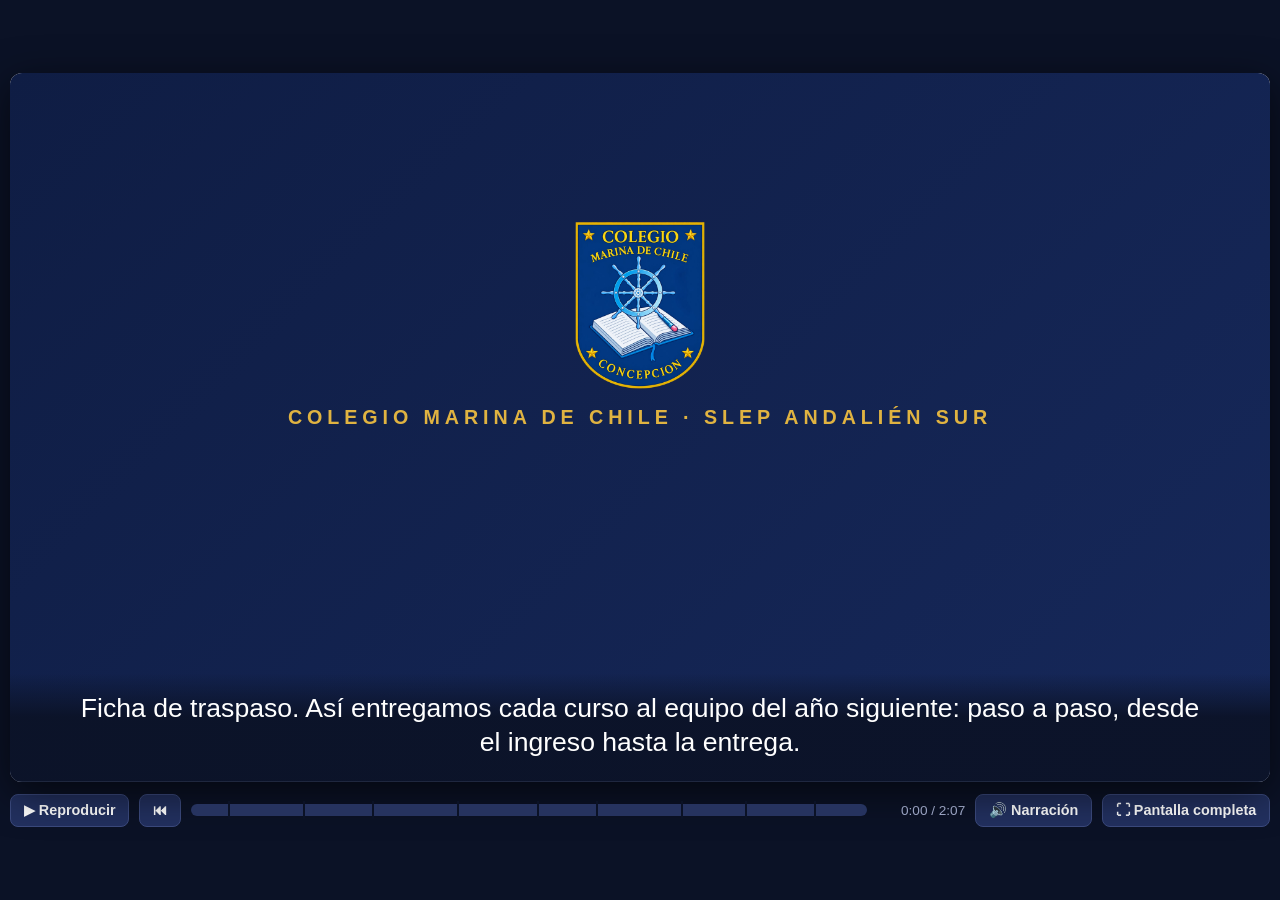
<file: manual/video-ficha-traspaso.html>
<!doctype html>
<html lang="es">
<head>
<meta charset="utf-8">
<meta name="viewport" content="width=device-width, initial-scale=1">
<title>Video · Ficha de traspaso</title>
<!-- Trayectoria Educativa — © 2026 Leandro Bascuñán Valdebenito. Todos los derechos reservados. -->
<style>
  :root { --azul:#16285a; --azul2:#0f1d44; --dorado:#e0b341; --crema:#f7f3ea; --verde:#1f7a4d; --rojo:#b42318; --amar:#facc15; --texto:#1f2937; }
  * { box-sizing: border-box; margin: 0; }
  html, body { height: 100%; }
  body { background: #0b1226; color: #fff; font-family: Calibri, "Segoe UI", Arial, sans-serif; display: flex; flex-direction: column; align-items: center; justify-content: center; gap: 12px; padding: 10px; }
  #marco { width: min(100%, calc((100vh - 120px) * 16 / 9)); aspect-ratio: 16 / 9; position: relative; overflow: hidden; border-radius: 12px; box-shadow: 0 10px 40px rgba(0,0,0,.6); background: var(--crema); }
  #escena { position: absolute; left: 0; top: 0; width: 1280px; height: 720px; transform-origin: 0 0; color: var(--texto); }
  /* controles */
  #ctl { width: min(100%, calc((100vh - 120px) * 16 / 9)); display: flex; align-items: center; gap: 10px; flex-wrap: wrap; }
  button { background: #22305f; color: #fff; border: 1px solid #3b4a7e; border-radius: 8px; padding: .45rem .8rem; font: 600 .9rem Calibri, Arial; cursor: pointer; }
  button:hover { background: #2d3f7a; } button.on { background: var(--dorado); color: #111; border-color: var(--dorado); }
  #barra { flex: 1; min-width: 160px; height: 12px; background: #26335f; border-radius: 99px; position: relative; cursor: pointer; }
  #prog { height: 100%; width: 0; background: var(--dorado); border-radius: 99px; }
  #marcas { position: absolute; inset: 0; pointer-events: none; } #marcas i { position: absolute; top: -3px; bottom: -3px; width: 2px; background: #0b1226; }
  #tiempo { font-size: .85rem; color: #aab4d6; min-width: 5.5rem; text-align: right; }
  /* escena base */
  .tit { position: absolute; left: 60px; top: 38px; font: 800 20px Georgia, serif; letter-spacing: .08em; color: #a47c12; }
  .rv { opacity: 0; transform: translateY(14px); transition: opacity .5s, transform .5s; } .rv.on { opacity: 1; transform: none; }
  .hl { outline: 4px solid var(--amar); outline-offset: 3px; transition: outline .2s; }
  .sub { position: absolute; left: 0; right: 0; bottom: 0; padding: 16px 70px 22px; background: linear-gradient(transparent, rgba(11,18,38,.92) 40%); color: #fff; font-size: 27px; line-height: 1.3; text-align: center; min-height: 110px; display: flex; align-items: flex-end; justify-content: center; }
  .portada { background: linear-gradient(135deg, var(--azul2), var(--azul)); color: #fff; display: flex; flex-direction: column; align-items: center; justify-content: center; text-align: center; }
  .portada .k { letter-spacing: .25em; color: var(--dorado); font-weight: 700; font-size: 20px; }
  .portada h1 { font: 800 92px Georgia, serif; margin: 14px 0; } .portada p { font-size: 32px; color: #d7def5; max-width: 900px; }
  .portada .raya { width: 220px; height: 8px; background: var(--dorado); margin: 14px 0; border-radius: 4px; }
  .app { position: absolute; left: 40px; top: 90px; right: 40px; bottom: 120px; background: #fff; border-radius: 12px; box-shadow: 0 6px 24px rgba(0,0,0,.18); display: flex; overflow: hidden; border: 1px solid #d9d4c5; }
  .side { width: 250px; background: var(--azul); color: #dfe6ff; padding: 16px 12px; font-size: 17px; flex: none; }
  .side .logo { font: 800 19px Georgia; color: #fff; margin-bottom: 14px; } .side div.it { padding: 8px 10px; border-radius: 8px; margin: 3px 0; } .side .act { background: var(--dorado); color: #111; font-weight: 700; }
  .main { flex: 1; padding: 20px 26px; background: var(--crema); position: relative; overflow: hidden; }
  .main h2 { font: 800 28px Georgia; color: var(--azul); margin-bottom: 10px; }
  .card { background: #fff; border: 1px solid #ddd6c2; border-radius: 12px; padding: 14px 16px; }
  .chips { display: flex; gap: 8px; flex-wrap: wrap; } .chip { padding: 3px 12px; border-radius: 99px; font-size: 15px; font-weight: 700; background: #e7ecfa; color: var(--azul); }
  .chip.v { background: #dff3e7; color: var(--verde); } .chip.a { background: #fdf0b8; color: #6b5200; } .chip.r { background: #fde0dc; color: var(--rojo); }
  .btn { display: inline-block; padding: 8px 16px; border-radius: 8px; background: var(--azul); color: #fff; font-weight: 700; font-size: 17px; }
  .btn.o { background: var(--dorado); color: #111; } .btn.g { background: var(--verde); }
  .grid { display: grid; gap: 14px; }
  .cursos { grid-template-columns: repeat(4, 1fr); } .cursos .card { text-align: center; font-weight: 700; font-size: 20px; color: var(--azul); }
  .stat { text-align: center; } .stat b { display: block; font: 800 40px Georgia; color: var(--azul); } .stat span { font-size: 15px; color: #555; }
  .bar { height: 22px; border-radius: 6px; background: #e8e3d4; overflow: hidden; margin: 6px 0; } .bar i { display: block; height: 100%; width: 0; transition: width 1.2s; border-radius: 6px; }
  .lbl { font-size: 16px; display: flex; justify-content: space-between; }
  .ta { background: #fff; border: 2px solid #c9c2ac; border-radius: 8px; padding: 10px 12px; font-size: 17px; line-height: 1.4; min-height: 100px; white-space: pre-wrap; }
  .guia { background: #fff8e1; border: 2px dashed var(--dorado); border-radius: 10px; padding: 10px 14px; font-size: 16px; }
  ul.l { padding-left: 22px; font-size: 17px; line-height: 1.5; }
  .cand { font-size: 60px; text-align: center; }
  .final { background: linear-gradient(135deg, var(--azul2), var(--azul)); color: #fff; }
  .ck { font-size: 30px; line-height: 1.75; } .ck div::before { content: "☐"; margin-right: 14px; color: var(--dorado); }
  .ck div.on::before { content: "☑"; }
  .lock { font-size: 34px; }
</style>
</head>
<body>
<div id="marco"><div id="escena"></div></div>
<div id="ctl">
  <button id="bPlay">▶ Reproducir</button>
  <button id="bReinicio" title="Volver al inicio">⏮</button>
  <div id="barra"><div id="prog"></div><div id="marcas"></div></div>
  <span id="tiempo">0:00</span>
  <button id="bVoz" title="Narración con voz del navegador">🔊 Narración</button>
  <button id="bPantalla">⛶ Pantalla completa</button>
</div>

<script>
/* Cada escena: duración (ms), título, narración (también es el subtítulo) y HTML. Los elementos .rv aparecen en data-at (ms). */
const ESC = [
 { d: 7000, tit: '', voz: 'Ficha de traspaso. Así entregamos cada curso al equipo del año siguiente: paso a paso, desde el ingreso hasta la entrega.', html: `
   <div class="portada" style="position:absolute;inset:0"><img src="../img/logo-colegio.png" alt="" style="height:170px;margin-bottom:18px"><div class="k rv on">COLEGIO MARINA DE CHILE · SLEP ANDALIÉN SUR</div><h1 class="rv on" data-at="400">Ficha de traspaso</h1><div class="raya rv" data-at="900"></div><p class="rv" data-at="1300">Cómo ingresar y cómo completarla</p></div>` },
 { d: 14000, tit: 'PASO 1 · INGRESAR', voz: 'Primero, ingresa con tu cuenta institucional. En el menú lateral, elige Ficha de traspaso y luego selecciona tu curso. Si tienes tareas pendientes, un aviso al ingresar te lleva directo a Mis tareas.', html: `
   <div class="app"><div class="side"><div class="logo">Trayectoria Escolar</div><div class="it">Panel principal</div><div class="it">Mis acciones</div><div class="it">Registro rápido</div><div class="it">Directorio escolar</div><div class="it" id="mFicha" data-hl="2500">Ficha de traspaso</div><div class="it">Consejo de promoción</div><div class="it">Reuniones de nivel</div></div>
   <div class="main"><h2 class="rv" data-at="3200">¿De qué curso es la ficha?</h2>
   <div class="grid cursos"><div class="card rv" data-at="3800">6° Básico A</div><div class="card rv" data-at="4100">6° Básico B</div><div class="card rv" data-at="4400" id="cSel" data-hl="7500">7° Básico A</div><div class="card rv" data-at="4700">7° Básico B</div></div>
   <div class="card rv" data-at="9000" style="margin-top:18px;border-left:6px solid var(--dorado)"><b>🔔 Tiene 2 puntos pendientes</b> · Fecha tope: 12 días<br><span class="btn o" style="margin-top:8px">Ir a Mis tareas</span></div></div></div>` },
 { d: 13000, tit: 'PASO 2 · LAS PARTES DE LA FICHA', voz: 'La ficha tiene un encabezado con el profesor jefe y los datos del curso, tres gráficos de panorama, las observaciones de los docentes, trece secciones con datos de la plataforma y, al final, la conclusión con inteligencia artificial.', html: `
   <div class="app"><div class="main" style="padding:18px 30px">
   <div class="card rv" data-at="400" data-hl="1800"><b style="font:800 24px Georgia;color:var(--azul)">Ficha de caracterización y traspaso</b><div class="chips" style="margin-top:6px"><span class="chip v">7° Básico A</span><span class="chip">Año 2026</span><span class="chip a">21 secciones pendientes</span></div></div>
   <div class="card rv" data-at="2300" data-hl="4200" style="margin-top:12px"><b>Panorama del curso</b><div class="grid" style="grid-template-columns:repeat(3,1fr);margin-top:8px"><div><div class="lbl"><span>Rendimiento</span></div><div class="bar"><i style="background:#2f6fb3" data-w="70"></i></div><div class="bar"><i style="background:var(--amar)" data-w="45"></i></div></div><div><div class="lbl"><span>Asistencia</span></div><div class="bar"><i style="background:var(--verde)" data-w="88"></i></div><div class="bar"><i style="background:var(--rojo)" data-w="14"></i></div></div><div><div class="lbl"><span>Registros</span></div><div class="bar"><i style="background:#7c5cc4" data-w="60"></i></div><div class="bar"><i style="background:#2f6fb3" data-w="30"></i></div></div></div></div>
   <div class="card rv" data-at="4800" data-hl="6600" style="margin-top:12px"><b>📝 Observaciones de los docentes</b> · 8 puntos</div>
   <div class="card rv" data-at="7000" data-hl="8800" style="margin-top:12px"><b>🧾 13 secciones con datos</b> · matrícula, rendimiento, DIA, asistencia, convivencia, PIE…</div>
   <div class="card rv" data-at="9200" data-hl="11500" style="margin-top:12px"><b>🤖 Conclusión e interpretación</b> · sugerencias para el próximo año</div></div></div>` },
 { d: 16000, tit: 'PASO 3 · OBSERVACIONES DE LOS DOCENTES', voz: 'El profesor jefe completa ocho puntos: trayectoria, fortalezas, desafíos y estudiantes a focalizar. En cada punto, el recuadro amarillo te orienta con preguntas y un ejemplo, y puedes insertarlas como plantilla. Escribe con hechos y respeto, y marca el punto como completo.', html: `
   <div class="app"><div class="main" style="padding:18px 30px"><h2>Trayectoria pedagógica del curso</h2>
   <div class="grid" style="grid-template-columns:1fr 1fr;gap:18px">
   <div><div class="guia rv" data-at="800" data-hl="3500"><b>💡 Cómo completar este punto (si no usa IA)</b><ul class="l" style="font-size:15px"><li>¿Cómo llegó el curso en marzo?</li><li>¿Qué avances hubo y en qué asignaturas?</li><li>¿Cómo termina el curso?</li></ul><span class="btn" style="font-size:14px;padding:5px 10px">Insertar las preguntas como plantilla</span></div>
   <div class="chips rv" data-at="5200" style="margin-top:14px"><span class="chip">Trayectoria · 2</span><span class="chip">Fortalezas · 2</span><span class="chip">Desafíos · 2</span><span class="chip">A focalizar · 2</span></div></div>
   <div><div class="ta rv" data-at="3800" data-type="Al inicio del año el curso mostró dificultades en comprensión lectora. Con lectura diaria y trabajo en parejas mejoró la participación; termina con mejor ritmo en Lenguaje, aunque Matemática sigue descendida.|7000"></div>
   <div style="margin-top:14px;display:flex;gap:10px;align-items:center" class="rv" data-at="12000"><span class="btn g" id="bOk" data-hl="13500">✔ Marcar como completa</span><span class="chip v" style="opacity:0" data-show="14000">Completa</span></div></div></div></div></div>` },
 { d: 15000, tit: 'PASO 4 · SECCIONES CON DATOS', voz: 'Cada sección muestra los datos de la plataforma. Con Autocompletar se agrega un borrador ordenado en puntos. Revísalo, corrígelo y agrega causas y apoyos. Mientras no lo revises queda como por revisar; cuando lo confirmas, la marcas como completa.', html: `
   <div class="app"><div class="main" style="padding:18px 30px"><h2>🧾 Asistencia (bajo 85 %)</h2>
   <div class="grid" style="grid-template-columns:repeat(3,1fr)"><div class="card stat rv" data-at="300"><b>91 %</b><span>Asistencia promedio</span></div><div class="card stat rv" data-at="600"><b>4</b><span>Bajo 85 %</span></div><div class="card stat rv" data-at="900"><b>3</b><span>En riesgo de repitencia</span></div></div>
   <div style="margin:14px 0" class="rv" data-at="2200"><span class="btn o" data-hl="4200">✨ Autocompletar con datos de la plataforma</span> <span class="chip a" style="margin-left:10px;opacity:0" data-show="5500">Por revisar</span></div>
   <div class="ta rv" data-at="4200" data-type="• Asistencia promedio del curso: 91 %.\n• 4 estudiantes bajo 85 %:\n     • Estudiante A: 78 %\n     • Estudiante B: 82 %\nCausas: salud y traslado. Se citó a apoderados.|8500" style="min-height:140px"></div>
   <div style="margin-top:12px;display:flex;gap:10px;align-items:center" class="rv" data-at="11000"><span class="btn g" data-hl="12500">✔ Marcar como completa</span><span class="chip v" style="opacity:0" data-show="13200">Completa</span></div></div></div>` },
 { d: 11000, tit: 'DATOS DEL DIA Y DOMINIO LECTOR', voz: 'En la sección de DIA también aparece el Dominio Lector del curso: calidad y velocidad lectora, palabras por minuto y los estudiantes que requieren apoyo en lectura.', html: `
   <div class="app"><div class="main" style="padding:18px 30px"><h2>📖 Dominio lector · Final 2026</h2>
   <div class="grid" style="grid-template-columns:1fr 1fr;gap:26px"><div class="card"><b>Calidad lectora</b>
     <div class="lbl" style="margin-top:8px"><span>Lectura fluida</span><span>73 %</span></div><div class="bar"><i style="background:var(--verde)" data-w="73" data-at="800"></i></div>
     <div class="lbl"><span>Unidades cortas</span><span>20 %</span></div><div class="bar"><i style="background:var(--amar)" data-w="20" data-at="1400"></i></div>
     <div class="lbl"><span>Palabra a palabra</span><span>7 %</span></div><div class="bar"><i style="background:#e0a02a" data-w="7" data-at="2000"></i></div></div>
   <div class="grid"><div class="card stat rv" data-at="2600"><b>80</b><span>palabras por minuto (promedio)</span></div><div class="card rv" data-at="3600" style="border-left:6px solid var(--rojo)"><b>9 estudiantes</b> requieren apoyo en lectura</div></div></div></div></div>` },
 { d: 16000, tit: 'PASO 5 · CONCLUSIÓN CON IA', voz: 'Cuando los ocho puntos de los docentes están completos, se habilita Interpretar con IA. La inteligencia artificial entrega, por sección, el hallazgo, la interpretación y qué hacer, y sugiere qué estudiantes necesitan un plan de acompañamiento: por baja asistencia, riesgo de repitencia o PAI del Decreto 67. Tú la revisas y la editas.', html: `
   <div class="app"><div class="main" style="padding:18px 30px"><h2>🤖 Conclusión e interpretación</h2>
   <div class="card rv" data-at="300"><span class="lock" data-lock="2600">🔒</span> Observaciones docentes: <b data-count="2600">6 de 8</b> <span class="chip" data-show="2600" style="opacity:0;margin-left:8px">8 de 8 · ¡Listo!</span></div>
   <div style="margin:12px 0" class="rv" data-at="3000"><span class="btn o" data-hl="4200">✨ Interpretar con IA</span></div>
   <div class="grid" style="grid-template-columns:1fr 1fr">
     <div class="card rv" data-at="5000"><b>Hallazgo</b><br>Matemática concentra los promedios más bajos.<br><b>Interpretación</b><br>Falta de bases en resolución de problemas.<br><b>Qué hacer</b><br>Tutorías desde marzo.</div>
     <div class="card rv" data-at="7500" style="border-left:6px solid var(--rojo)"><b>Estudiantes que requieren plan de acompañamiento</b><ul class="l" style="font-size:15px"><li>Estudiante A — baja asistencia</li><li>Estudiante B — riesgo de repitencia</li><li>Estudiante C — PAI (Decreto 67, art. 11)</li></ul></div></div>
   <div class="chips rv" data-at="11000" style="margin-top:12px"><span class="chip v">✎ Todo es editable</span><span class="chip">10 sugerencias para el próximo año</span></div></div></div>` },
 { d: 12000, tit: 'TRABAJO EN EQUIPO', voz: 'Gestión asigna cada punto a una o más personas. Ellas reciben un correo y un aviso al ingresar, y cada punto muestra su fecha tope con cuenta regresiva. Así varias personas completan la ficha sin pisarse.', html: `
   <div class="app"><div class="main" style="padding:18px 30px"><h2>👥 Asignar puntos</h2>
   <div class="card rv" data-at="400"><b>Desafíos pedagógicos</b><div class="chips" style="margin-top:8px"><span class="chip v rv" data-at="1500">Prof. jefe</span><span class="chip rv" data-at="2500">+ Docente de Matemática</span><span class="chip a rv" data-at="3500">⏳ 12 días</span></div></div>
   <div class="grid" style="grid-template-columns:1fr 1fr;margin-top:14px"><div class="card rv" data-at="5000" data-hl="7500"><b>📧 Correo de aviso</b><br><span style="font-size:15px">«Tarea pendiente: ficha de traspaso 7° Básico A»</span></div><div class="card rv" data-at="6500"><b>🔔 Aviso al ingresar</b><br><span style="font-size:15px">Todos tus pendientes juntos en <b>Mis tareas</b></span></div></div>
   <div class="card rv" data-at="9000" style="margin-top:14px"><b>Todos los cursos:</b> avance de cada ficha (anillos) y quién tiene pendientes.</div></div></div>` },
 { d: 13000, tit: 'PASO 6 · ENTREGA', voz: 'Para terminar, elige las sugerencias que el equipo implementará el próximo año, guarda la ficha y descárgala en PDF o como presentación con la insignia del colegio, con o sin nombres de estudiantes.', html: `
   <div class="app"><div class="main" style="padding:18px 30px"><h2>📤 Cierre de la ficha</h2>
   <div class="grid" style="grid-template-columns:repeat(2,1fr)"><div class="card rv" data-at="300"><span class="chip v">✔ Implementar</span> Tutorías de Matemática desde marzo</div><div class="card rv" data-at="900"><span class="chip v">✔ Implementar</span> Acuerdos de curso en la primera semana</div><div class="card rv" data-at="1500"><span class="chip">☐</span> Taller de estudio</div><div class="card rv" data-at="2100"><span class="chip v">✔ Implementar</span> Reunión temprana con familias</div></div>
   <div style="display:flex;gap:14px;margin-top:22px;flex-wrap:wrap"><span class="btn o rv" data-at="4200" data-hl="6500">💾 Guardar ficha</span><span class="btn rv" data-at="6000" data-hl="8500">📄 PDF de la ficha</span><span class="btn rv" data-at="8500" data-hl="11000">🖥️ Presentación .pptx</span></div>
   <p class="rv" data-at="9500" style="margin-top:20px;font-size:18px;color:#555">La presentación incluye gráficos, observaciones en tarjetas, la conclusión y las acciones elegidas.</p></div></div>` },
 { d: 10000, tit: '', voz: 'Antes de cerrar, revisa: ocho observaciones completas, trece secciones revisadas, conclusión revisada, planes de acompañamiento y sugerencias seleccionadas. La información es confidencial. ¡Gracias!', html: `
   <div class="final" style="position:absolute;inset:0;padding:70px 110px"><h1 style="font:800 52px Georgia;color:var(--dorado);margin-bottom:24px" class="rv on">Lista para cerrar la ficha</h1>
   <div class="ck"><div class="rv" data-at="700" data-ck="1">8 observaciones docentes completas</div><div class="rv" data-at="1700" data-ck="1">13 secciones revisadas</div><div class="rv" data-at="2700" data-ck="1">Conclusión con IA revisada</div><div class="rv" data-at="3700" data-ck="1">Planes de acompañamiento revisados</div><div class="rv" data-at="4700" data-ck="1">Sugerencias seleccionadas</div></div>
   <img src="../img/logo-colegio.png" alt="" style="height:90px;display:block;margin-top:24px" class="rv" data-at="6000"><p class="rv" data-at="6500" style="margin-top:14px;font-size:20px;color:#c9d3f3">Trayectoria Escolar · Información confidencial · © 2026 Leandro Bascuñán Valdebenito</p></div>` }
];

const $ = s => document.querySelector(s);
const esc = $('#escena'), marco = $('#marco');
let t = 0, jugando = false, ultimo = 0, actual = -1, voz = false, desde = ESC.map((e, i) => ESC.slice(0, i).reduce((a, b) => a + b.d, 0)), total = ESC.reduce((a, b) => a + b.d, 0);
function ajustar() { esc.style.transform = `scale(${marco.clientWidth / 1280})`; }
addEventListener('resize', ajustar); ajustar();
$('#marcas').innerHTML = desde.slice(1).map(d => `<i style="left:${d / total * 100}%"></i>`).join('');

function hablar(txt) {
  if (!('speechSynthesis' in window)) return;
  speechSynthesis.cancel();
  if (!voz || !jugando || !txt) return;
  const u = new SpeechSynthesisUtterance(txt); u.lang = 'es-CL';
  const vs = speechSynthesis.getVoices(); const v = vs.find(x => /es[-_]CL/i.test(x.lang)) || vs.find(x => /es[-_](MX|US|419)/i.test(x.lang)) || vs.find(x => /^es/i.test(x.lang)); if (v) u.voice = v;
  u.rate = 0.98; speechSynthesis.speak(u);
}
function montar(i) {
  actual = i; const e = ESC[i];
  esc.innerHTML = `${e.tit ? `<div class="tit">${e.tit}</div>` : ''}${e.html}<div class="sub"><span>${e.voz}</span></div>`;
  esc.querySelectorAll('[data-w]').forEach(b => { b.dataset.on = ''; });
  hablar(e.voz);
}
function pintar() {
  let i = ESC.length - 1; while (i > 0 && t < desde[i]) i--;
  if (i !== actual) montar(i);
  const ts = t - desde[i];
  esc.querySelectorAll('.rv[data-at]').forEach(n => n.classList.toggle('on', ts >= +n.dataset.at));
  esc.querySelectorAll('[data-hl]').forEach(n => { const ini = n.dataset.hl; /* se resalta durante 1,6 s antes del instante indicado */ n.classList.toggle('hl', ts >= ini - 1600 && ts < +ini + 200); });
  esc.querySelectorAll('[data-w][data-at]').forEach(n => { n.style.width = ts >= +n.dataset.at ? n.dataset.w + '%' : '0'; });
  esc.querySelectorAll('[data-w]:not([data-at])').forEach(n => { n.style.width = ts > 1500 ? n.dataset.w + '%' : '0'; });
  esc.querySelectorAll('[data-show]').forEach(n => { n.style.opacity = ts >= +n.dataset.show ? 1 : 0; });
  esc.querySelectorAll('[data-lock]').forEach(n => { n.textContent = ts >= +n.dataset.lock ? '🔓' : '🔒'; });
  esc.querySelectorAll('[data-count]').forEach(n => { n.textContent = ts >= +n.dataset.count ? '8 de 8' : '6 de 8'; });
  esc.querySelectorAll('[data-ck]').forEach(n => n.classList.toggle('on', ts >= +n.dataset.at + 500));
  esc.querySelectorAll('[data-type]').forEach(n => {
    const [txt, fin] = n.dataset.type.split('|'); const ini = +n.dataset.at + 200, dur = +fin - ini; const p = Math.max(0, Math.min(1, (ts - ini) / Math.max(1, dur - ini)));
    n.textContent = txt.slice(0, Math.floor(txt.length * Math.min(1, Math.max(0, (ts - ini) / (fin - ini)))));
  });
  $('#prog').style.width = (t / total * 100) + '%';
  const s = Math.floor(t / 1000); $('#tiempo').textContent = `${Math.floor(s / 60)}:${String(s % 60).padStart(2, '0')} / ${Math.floor(total / 60000)}:${String(Math.round(total / 1000) % 60).padStart(2, '0')}`;
}
function bucle(ms) { if (jugando) { t = Math.min(total, t + (ms - ultimo)); ultimo = ms; if (t >= total) { jugando = false; $('#bPlay').textContent = '↻ Ver de nuevo'; hablar(''); } pintar(); requestAnimationFrame(bucle); } }
function play() { if (t >= total) { t = 0; actual = -1; } jugando = true; $('#bPlay').textContent = '⏸ Pausa'; ultimo = performance.now(); if (voz) hablar(ESC[Math.max(0, actual)].voz); requestAnimationFrame(bucle); }
function pausa() { jugando = false; $('#bPlay').textContent = '▶ Reproducir'; speechSynthesis && speechSynthesis.cancel(); }
$('#bPlay').onclick = () => jugando ? pausa() : play();
$('#bReinicio').onclick = () => { t = 0; actual = -1; pintar(); if (jugando) hablar(ESC[0].voz); };
$('#barra').onclick = e => { const r = e.currentTarget.getBoundingClientRect(); t = Math.floor((e.clientX - r.left) / r.width * total); actual = -1; pintar(); if (jugando) hablar(ESC[Math.max(0, actual)].voz); };
$('#bVoz').onclick = e => { voz = !voz; e.currentTarget.classList.toggle('on', voz); if (voz && jugando) hablar(ESC[actual].voz); else speechSynthesis && speechSynthesis.cancel(); };
$('#bPantalla').onclick = () => { const el = document.documentElement; document.fullscreenElement ? document.exitFullscreen() : el.requestFullscreen && el.requestFullscreen(); };
addEventListener('keydown', e => { if (e.code === 'Space') { e.preventDefault(); $('#bPlay').click(); } if (e.key === 'ArrowRight') { t = Math.min(total - 1, t + 5000); actual = -1; pintar(); } if (e.key === 'ArrowLeft') { t = Math.max(0, t - 5000); actual = -1; pintar(); } });
if (speechSynthesis) speechSynthesis.onvoiceschanged = () => {};
pintar();
</script>
</body>
</html>
</file>
